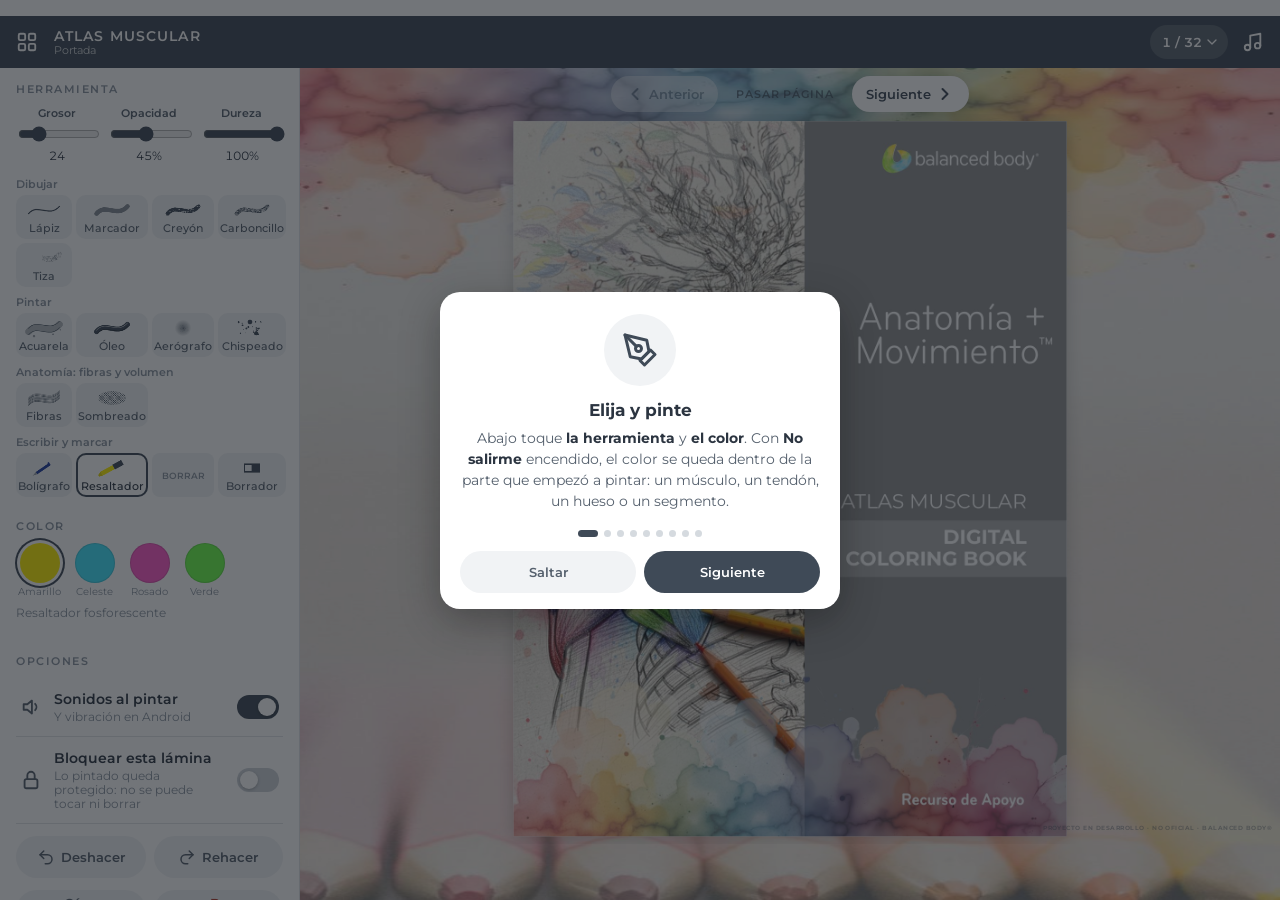
<file: index.html>
<!doctype html>
<html lang="es">
<head>
<meta charset="utf-8">
<meta name="viewport" content="width=device-width,initial-scale=1,maximum-scale=1,user-scalable=no,viewport-fit=cover">
<title>Atlas Muscular · Digital Coloring Book</title>
<meta name="theme-color" content="#ffffff">
<link rel="manifest" href="manifest.webmanifest">
<link rel="icon" href="icons/icon-192.png">
<link rel="apple-touch-icon" href="icons/apple-180.png">
<meta name="apple-mobile-web-app-capable" content="yes">
<meta name="apple-mobile-web-app-status-bar-style" content="default">
<meta name="apple-mobile-web-app-title" content="Atlas Muscular">
<link rel="preconnect" href="https://fonts.googleapis.com">
<link rel="stylesheet" href="https://fonts.googleapis.com/css2?family=Caveat:wght@500;700&family=Montserrat:wght@400;500;600;700&display=swap">
<link rel="stylesheet" href="app.css">
</head>
<body>
<header class="top">
  <button class="ib" id="btnHome" aria-label="Biblioteca de láminas"><svg viewBox="0 0 24 24"><rect x="3" y="3" width="7" height="7" rx="1.5"/><rect x="14" y="3" width="7" height="7" rx="1.5"/><rect x="3" y="14" width="7" height="7" rx="1.5"/><rect x="14" y="14" width="7" height="7" rx="1.5"/></svg></button>
  <div class="ttl"><b>Atlas Muscular</b><span id="pgName">Digital Coloring Book</span></div>
  <button class="pgbtn" id="pgBtn" aria-label="Ver todas las láminas"><span id="pgLabel">1 / 32</span><svg viewBox="0 0 24 24"><path d="m6 9 6 6 6-6"/></svg></button>
  <button class="ib" id="btnMusic" aria-label="Música para colorear"><svg viewBox="0 0 24 24"><path d="M9 18V5l11-2v13"/><circle cx="6" cy="18" r="3"/><circle cx="17" cy="16" r="3"/></svg></button>
  <button class="instbtn" id="btnInstall" hidden title="Instalar en su dispositivo"><svg viewBox="0 0 24 24"><path d="M12 3v12M7 10l5 5 5-5M5 21h14"/></svg><span>Instalar</span></button>
  <button class="ib" id="btnShare" aria-label="Compartir lámina" title="Compartir esta lámina"><svg viewBox="0 0 24 24"><path d="M12 15V3M7 8l5-5 5 5M5 13v6a2 2 0 0 0 2 2h10a2 2 0 0 0 2-2v-6"/></svg></button>
</header>

<div id="pager">
  <button class="pgnav" id="btnPrev" aria-label="Página anterior"><svg viewBox="0 0 24 24"><path d="m15 18-6-6 6-6"/></svg><span>Anterior</span></button>
  <span class="pghint">Pasar página</span>
  <button class="pgnav" id="btnNext" aria-label="Página siguiente"><span>Siguiente</span><svg viewBox="0 0 24 24"><path d="m9 18 6-6-6-6"/></svg></button>
</div>

<main id="viewport">
  <div id="stage">
    <img id="pageImg" alt="" draggable="false">
    <canvas id="cWipe"></canvas>
    <canvas id="cColor"></canvas>
    <canvas id="cLive"></canvas>
    <img id="topImg" alt="" draggable="false" hidden>
    <canvas id="cTop"></canvas>
    <canvas id="cInk"></canvas>
    <div id="texts"></div>
    <div id="hot"></div>
  </div>
  <div id="toast" hidden></div>
  <div class="zoombar" role="group" aria-label="Zoom">
    <button id="zIn" aria-label="Ampliar"><svg viewBox="0 0 24 24"><circle cx="10.5" cy="10.5" r="6.5"/><path d="m20 20-4.6-4.6M10.5 7.5v6M7.5 10.5h6"/></svg></button>
    <button id="zOut" aria-label="Reducir"><svg viewBox="0 0 24 24"><circle cx="10.5" cy="10.5" r="6.5"/><path d="m20 20-4.6-4.6M7.5 10.5h6"/></svg></button>
    <button id="zHand" aria-label="Mover la lámina"><svg viewBox="0 0 24 24"><path d="M18 11V6a2 2 0 0 0-4 0v5M14 10V4a2 2 0 0 0-4 0v6M10 10.5V6a2 2 0 0 0-4 0v8"/><path d="M18 8a2 2 0 1 1 4 0v6a8 8 0 0 1-8 8h-2c-2.8 0-4.5-.86-5.99-2.34l-3.6-3.6a2 2 0 0 1 2.83-2.82L7 15"/></svg></button>
    <button id="zFit" aria-label="Ver página completa"><svg viewBox="0 0 24 24"><path d="M4 9V4h5M20 9V4h-5M4 15v5h5M20 15v5h-5"/></svg></button>
  </div>
  <div id="musicChip" hidden><span class="eq"><i></i><i></i><i></i></span><span id="musicChipName">Piano suave</span></div>
</main>

<div id="devBadge" aria-hidden="true"><span>Proyecto en desarrollo · No oficial · Balanced Body®</span></div>

<nav class="bar" id="bar">
  <button class="dk" id="dkTool" aria-label="Herramientas"><canvas id="dkToolIcon" width="88" height="44"></canvas><span id="dkToolName">Marcador</span><span id="dkSz" class="sz-badge"></span></button>
  <button class="dk" id="dkColor" aria-label="Colores"><span class="dsw" id="dkSwatch"></span><span id="dkColorName">Color</span></button>
  <button class="dk tapebtn" id="dkTape" aria-label="No salirme"><svg viewBox="0 0 24 24"><rect x="3" y="6" width="18" height="12" rx="2"/><path d="M7 6v12M17 6v12"/></svg><span>No salirme</span></button>
  <button class="dk lockbtn" id="dkLock" aria-label="Bloquear lámina"><svg viewBox="0 0 24 24"><rect x="5" y="11" width="14" height="10" rx="2"/><path id="lockArc" d="M8 11V7a4 4 0 0 1 8 0v4"/></svg><span id="lockLabel">Bloquear</span></button>
  <button class="dk" id="dkUndo" aria-label="Deshacer"><svg viewBox="0 0 24 24"><path d="M9 14 4 9l5-5"/><path d="M4 9h10a6 6 0 0 1 0 12h-3"/></svg><span>Deshacer</span></button>
  <button class="dk" id="storyBtn" hidden aria-label="Escuchar el cuento"><svg viewBox="0 0 24 24"><path d="M3 18v-6a9 9 0 0 1 18 0v6"/><path d="M21 19a2 2 0 0 1-2 2h-1v-6h3zM3 19a2 2 0 0 0 2 2h1v-6H3z"/></svg><span id="storyLabel">Escuchar</span><span id="storyTrack"><i id="storyBar"></i><b id="storyKnob"></b></span></button>
  <button class="dk" id="readBtn" hidden aria-label="Leer texto"><svg viewBox="0 0 24 24" fill="none" stroke="currentColor" stroke-width="1.8" stroke-linecap="round" stroke-linejoin="round"><path d="M2 6s3-2 7-2 7 2 7 2v14s-3-2-7-2-7 2-7 2V6z"/><path d="M16 6s3-2 7-2v14s-4 0-7 2V6z"/></svg><span>Leer</span></button>
  <button class="dk" id="dkMore" aria-label="Más opciones"><svg viewBox="0 0 24 24"><circle cx="5" cy="12" r="1.4"/><circle cx="12" cy="12" r="1.4"/><circle cx="19" cy="12" r="1.4"/></svg><span>Más</span></button>
</nav>

<section id="tools">
  <div class="sheethead"><span class="grab"></span><b id="sheetTitle"></b><button class="ib" id="btnCloseTools" aria-label="Cerrar"><svg viewBox="0 0 24 24"><path d="M6 6l12 12M18 6 6 18"/></svg></button></div>
  <div class="sec" data-sec="tool">
    <h3>Herramienta</h3>
    <div class="sliders" id="sliderRow">
      <label><span>Grosor</span><input type="range" id="sSize" min="1" max="120" value="18"><output id="oSize">18</output></label>
      <label><span>Opacidad</span><input type="range" id="sOpa" min="5" max="100" value="85"><output id="oOpa">85%</output></label>
      <label><span>Dureza</span><input type="range" id="sHard" min="0" max="100" value="70"><output id="oHard">70%</output></label>
    </div>
    <div class="grid brushes" id="brushRow"></div>
    <div class="grid brushes texrow" id="texRow" hidden></div>
  </div>
  <div class="sec" data-sec="color">
    <h3>Color</h3>
    <div class="grid colors" id="colorRow"></div>
  </div>
  <div class="sec" data-sec="more">
    <h3>Opciones</h3>
    <button class="opt" id="btnTape" role="switch"><svg viewBox="0 0 24 24"><rect x="3" y="6" width="18" height="12" rx="2"/><path d="M7 6v12M17 6v12"/></svg><span class="ot"><b>No salirme</b><small>El color se queda dentro del músculo</small></span><i class="sw2"></i></button>
    <button class="opt" id="btnSound" role="switch"><svg viewBox="0 0 24 24"><path d="M4 9v6h4l5 4V5L8 9H4z"/><path d="M16.5 8.5a5 5 0 0 1 0 7"/></svg><span class="ot"><b>Sonidos al pintar</b><small>Y vibración en Android</small></span><i class="sw2"></i></button>
    <button class="opt" id="btnLock" role="switch"><svg viewBox="0 0 24 24"><rect x="5" y="11" width="14" height="10" rx="2"/><path d="M8 11V7a4 4 0 0 1 8 0v4"/></svg><span class="ot"><b>Bloquear esta lámina</b><small>Lo pintado queda protegido: no se puede tocar ni borrar</small></span><i class="sw2"></i></button>
    <div class="optrow">
      <button class="pill" id="btnUndo"><svg viewBox="0 0 24 24"><path d="M9 14 4 9l5-5"/><path d="M4 9h10a6 6 0 0 1 0 12h-3"/></svg>Deshacer</button>
      <button class="pill" id="btnRedo"><svg viewBox="0 0 24 24"><path d="m15 14 5-5-5-5"/><path d="M20 9H10a6 6 0 0 0 0 12h3"/></svg>Rehacer</button>
    </div>
    <div class="optrow">
      <button class="pill" id="btnGuide"><svg viewBox="0 0 24 24"><circle cx="12" cy="12" r="9"/><path d="M9.5 9a2.5 2.5 0 1 1 3.5 2.3c-.6.3-1 .9-1 1.6V14M12 17.5v.01"/></svg>Cómo se usa</button>
      <button class="pill warn" id="btnClear"><svg viewBox="0 0 24 24"><path d="M3 6h18M8 6V4h8v2M6 6l1 14h10l1-14"/></svg>Borrar lámina</button>
    </div>
    <div class="confirm" id="confirmClear" hidden>¿Borrar todo lo pintado en esta lámina? <button class="pill danger" id="clearYes">Sí, borrar</button><button class="pill" id="clearNo">No</button></div>
  </div>
</section>

<div id="home" hidden>
  <div class="hwrap">
    <div class="hhead">
      <div><b>Atlas Muscular</b><span>Digital Coloring Book · Edición Digital 2026</span></div>
      <button class="ib" id="btnCloseHome" aria-label="Cerrar"><svg viewBox="0 0 24 24"><path d="M6 6l12 12M18 6 6 18"/></svg></button>
    </div>
    <button class="cont" id="btnContinue"><span class="cthumb"><canvas id="contThumb" width="120" height="155"></canvas></span><span><small>Continuar donde quedó</small><b id="contName">Portada</b></span><svg viewBox="0 0 24 24"><path d="m9 18 6-6-6-6"/></svg></button>
    <div id="homeGrid"></div>
    <p class="hnote">Unidades 4 a 17: próximamente</p>
    <button class="pill danger wipebtn" id="btnWipeAll"><svg viewBox="0 0 24 24"><path d="M3 6h18M8 6V4h8v2M6 6l1 14h10l1-14"/></svg>Borrar todo el libro</button>
  </div>
</div>

<div id="music" hidden>
  <div class="mpanel">
    <div class="mhead"><b>Música para colorear</b><button class="ib" id="btnCloseMusic" aria-label="Cerrar"><svg viewBox="0 0 24 24"><path d="M6 6l12 12M18 6 6 18"/></svg></button></div>
    <p class="mnote">Suena dentro de la app, también sin internet.</p>
    <div id="trackList"></div>
    <label class="vol"><svg viewBox="0 0 24 24"><path d="M4 9v6h4l5 4V5L8 9H4z"/></svg><input type="range" id="mVol" min="0" max="100" value="60"></label>
    <button class="pill mstop" id="mStop"><svg viewBox="0 0 24 24"><rect x="6" y="6" width="12" height="12" rx="2"/></svg>Detener música</button>
    <div class="mext"><small>O ponga su propia música:</small>
      <div class="mlinks">
        <a class="mlink amz" href="https://music.amazon.com/search/yoga%20relax%20music" target="_blank" rel="noopener">Amazon Music</a>
        <a class="mlink spo" href="https://open.spotify.com/search/yoga%20relax" target="_blank" rel="noopener">Spotify</a>
        <a class="mlink ytm" href="https://music.youtube.com/search?q=yoga+relax+music" target="_blank" rel="noopener">YouTube Music</a>
      </div>
      <small class="mtip">Ábrala, ponga a sonar su lista y vuelva aquí a pintar: la música sigue.</small>
    </div>
  </div>
</div>

<div id="guide" hidden>
  <div class="gpanel">
    <div class="gslides" id="gSlides"></div>
    <div class="gdots" id="gDots"></div>
    <div class="gbtns"><button class="pill" id="gSkip">Saltar</button><button class="pill on" id="gNext">Siguiente</button></div>
  </div>
</div>

<div id="wipeBox" hidden><div class="wpanel"><div class="wwarn"><svg viewBox="0 0 24 24"><path d="M12 3 2 20h20L12 3z"/><path d="M12 10v4M12 17.5v.01"/></svg><b>Advertencia</b></div><p id="wipeText"></p><div class="wsteps" id="wipeSteps"></div><div class="wbtns"><button class="pill" id="wipeNo">Cancelar</button><button class="pill danger" id="wipeYes">Confirmar</button></div></div></div>
<div id="readPanel" hidden><div class="rphead"><div class="rpinfo"><b id="rpTitle"></b><small id="rpSub"></small></div><button id="rpClose" aria-label="Cerrar modo lectura"><svg viewBox="0 0 24 24" fill="none" stroke="currentColor" stroke-width="2" stroke-linecap="round"><path d="M6 6l12 12M18 6 6 18"/></svg></button></div><div id="rpBody"></div></div>
<div id="storyPanel" hidden><button id="spClose" aria-label="Cerrar el cuento"><svg viewBox="0 0 24 24"><path d="M6 6l12 12M18 6 6 18"/></svg></button><button id="spBack" aria-label="Atrasar 15 segundos"><svg viewBox="0 0 24 24"><path d="M3 12a9 9 0 1 0 3-6.7L3 8"/><path d="M3 3v5h5"/></svg><small>15</small></button><button id="spPlay" aria-label="Pausar o seguir"><svg class="pl" viewBox="0 0 24 24"><path d="M8 5v14l11-7z"/></svg><svg class="pa" viewBox="0 0 24 24"><path d="M7 5h4v14H7zM13 5h4v14h-4z"/></svg></button><button id="spFwd" aria-label="Adelantar 15 segundos"><svg viewBox="0 0 24 24"><path d="M21 12a9 9 0 1 1-3-6.7L21 8"/><path d="M21 3v5h-5"/></svg><small>15</small></button><input type="range" id="spSeek" min="0" max="1000" value="0" aria-label="Mover el cuento"><span id="spTime">0:00</span></div>
<div id="reto" hidden><div class="rtwrap"><div class="rttop"><div class="rthead"></div><button class="ib" id="rtClose" aria-label="Cerrar"><svg viewBox="0 0 24 24"><path d="M6 6l12 12M18 6 6 18"/></svg></button></div><div class="rtbody"></div></div></div>
<div id="medal" hidden><div class="mdconf" id="mdConf"></div><div class="mdpanel"><div class="mdicon"><svg viewBox="0 0 120 140"><path class="rb1" d="M38 70 22 132l20-10 12 18 12-58z"/><path class="rb2" d="M82 70l16 62-20-10-12 18-12-58z"/><circle class="md1" cx="60" cy="56" r="46"/><circle class="md2" cx="60" cy="56" r="36"/><path class="md3" d="m60 30 7.6 15.8 17.4 2-12.8 11.9 3.4 17.2L60 68.4l-15.6 8.5 3.4-17.2L35 47.8l17.4-2z"/></svg></div><b id="mdTitle"></b><p id="mdText"></p><div class="mdbar"><i id="mdBar"></i></div><small id="mdPct"></small><button class="pill on" id="mdOk">¡Seguir pintando!</button></div></div>
<div id="reviewBox" hidden><div class="rpanel"><div class="rhead"><svg viewBox="0 0 24 24"><path d="M12 3a9 9 0 1 0 0 18c1.1 0 2-.9 2-2 0-.5-.2-1-.5-1.3-.3-.4-.5-.8-.5-1.3 0-1.1.9-2 2-2h2.3A5.2 5.2 0 0 0 22 9.2C22 5.8 17.5 3 12 3z"/><circle cx="7.5" cy="11" r="1"/><circle cx="10.5" cy="7.5" r="1"/><circle cx="15" cy="7.5" r="1"/></svg><b id="rvTitle"></b></div><p id="rvIntro"></p><ul id="rvList"></ul><p class="rnote" id="rvNote"></p><div class="wbtns"><button class="pill" id="rvShow">Mostrarme dónde</button><button class="pill" id="rvBack">Seguir pintando</button><button class="pill on" id="rvGo">Compartir</button></div></div></div>
<div id="shareBox" hidden><div class="spanel"><b class="stt">Comparta su obra</b><div class="slab2">Elija cómo se verá su obra</div><div class="sgrid" id="sgGrid"></div><div class="wbtns"><button class="pill" id="sgNo">Cancelar</button><button class="pill on" id="sgYes">Compartir mi obra</button></div></div></div>
<div id="instBox" hidden><div class="ipanel"><b>Instalar en su dispositivo</b><div id="instText"></div><button class="pill" id="instClose">Entendido</button></div></div>
<div id="kbd" hidden><textarea id="kbdText" rows="3" placeholder="Escribe aquí"></textarea><button id="kbdOk">Listo</button></div>
<input type="color" id="colorPick" hidden>
<script src="app.js"></script>
</body>
</html>
</file>
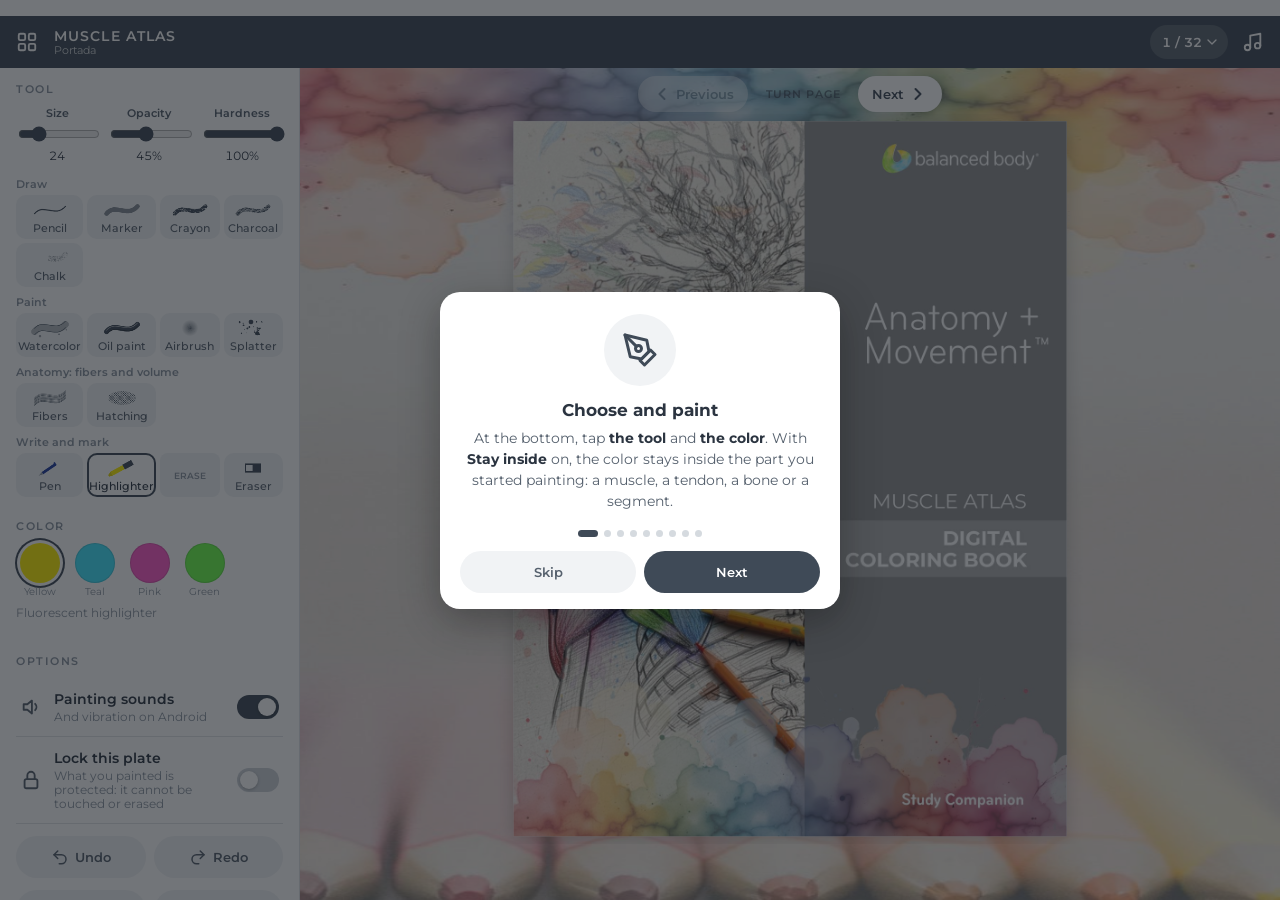
<file: atlas-muscular-web-en/index.html>
<!doctype html>
<html lang="en">
<head>
<meta charset="utf-8">
<meta name="viewport" content="width=device-width,initial-scale=1,maximum-scale=1,user-scalable=no,viewport-fit=cover">
<title>Muscle Atlas · Digital Coloring Book</title>
<meta name="theme-color" content="#ffffff">
<link rel="manifest" href="manifest.webmanifest">
<link rel="icon" href="icons/icon-192.png">
<link rel="apple-touch-icon" href="icons/apple-180.png">
<meta name="apple-mobile-web-app-capable" content="yes">
<meta name="apple-mobile-web-app-status-bar-style" content="default">
<meta name="apple-mobile-web-app-title" content="Atlas Muscular">
<link rel="preconnect" href="https://fonts.googleapis.com">
<link rel="stylesheet" href="https://fonts.googleapis.com/css2?family=Caveat:wght@500;700&family=Montserrat:wght@400;500;600;700&display=swap">
<link rel="stylesheet" href="app.css">
</head>
<body>
<header class="top">
  <button class="ib" id="btnHome" aria-label="Plate library"><svg viewBox="0 0 24 24"><rect x="3" y="3" width="7" height="7" rx="1.5"/><rect x="14" y="3" width="7" height="7" rx="1.5"/><rect x="3" y="14" width="7" height="7" rx="1.5"/><rect x="14" y="14" width="7" height="7" rx="1.5"/></svg></button>
  <div class="ttl"><b>Muscle Atlas</b><span id="pgName">Digital Coloring Book</span></div>
  <button class="pgbtn" id="pgBtn" aria-label="See all plates"><span id="pgLabel">1 / 32</span><svg viewBox="0 0 24 24"><path d="m6 9 6 6 6-6"/></svg></button>
  <button class="ib" id="btnMusic" aria-label="Music for coloring"><svg viewBox="0 0 24 24"><path d="M9 18V5l11-2v13"/><circle cx="6" cy="18" r="3"/><circle cx="17" cy="16" r="3"/></svg></button>
  <button class="instbtn" id="btnInstall" hidden title="Install on your device"><svg viewBox="0 0 24 24"><path d="M12 3v12M7 10l5 5 5-5M5 21h14"/></svg><span>Install</span></button>
  <button class="ib" id="btnShare" aria-label="Share plate" title="Share this plate"><svg viewBox="0 0 24 24"><path d="M12 15V3M7 8l5-5 5 5M5 13v6a2 2 0 0 0 2 2h10a2 2 0 0 0 2-2v-6"/></svg></button>
</header>

<div id="pager">
  <button class="pgnav" id="btnPrev" aria-label="Previous page"><svg viewBox="0 0 24 24"><path d="m15 18-6-6 6-6"/></svg><span>Previous</span></button>
  <span class="pghint">Turn page</span>
  <button class="pgnav" id="btnNext" aria-label="Next page"><span>Next</span><svg viewBox="0 0 24 24"><path d="m9 18 6-6-6-6"/></svg></button>
</div>

<main id="viewport">
  <div id="stage">
    <img id="pageImg" alt="" draggable="false">
    <canvas id="cWipe"></canvas>
    <canvas id="cColor"></canvas>
    <canvas id="cLive"></canvas>
    <img id="topImg" alt="" draggable="false" hidden>
    <canvas id="cTop"></canvas>
    <canvas id="cInk"></canvas>
    <div id="texts"></div>
    <div id="hot"></div>
  </div>
  <div id="toast" hidden></div>
  <div class="zoombar" role="group" aria-label="Zoom">
    <button id="zIn" aria-label="Zoom in"><svg viewBox="0 0 24 24"><circle cx="10.5" cy="10.5" r="6.5"/><path d="m20 20-4.6-4.6M10.5 7.5v6M7.5 10.5h6"/></svg></button>
    <button id="zOut" aria-label="Zoom out"><svg viewBox="0 0 24 24"><circle cx="10.5" cy="10.5" r="6.5"/><path d="m20 20-4.6-4.6M7.5 10.5h6"/></svg></button>
    <button id="zHand" aria-label="Move the plate"><svg viewBox="0 0 24 24"><path d="M18 11V6a2 2 0 0 0-4 0v5M14 10V4a2 2 0 0 0-4 0v6M10 10.5V6a2 2 0 0 0-4 0v8"/><path d="M18 8a2 2 0 1 1 4 0v6a8 8 0 0 1-8 8h-2c-2.8 0-4.5-.86-5.99-2.34l-3.6-3.6a2 2 0 0 1 2.83-2.82L7 15"/></svg></button>
    <button id="zFit" aria-label="View full page"><svg viewBox="0 0 24 24"><path d="M4 9V4h5M20 9V4h-5M4 15v5h5M20 15v5h-5"/></svg></button>
  </div>
  <div id="musicChip" hidden><span class="eq"><i></i><i></i><i></i></span><span id="musicChipName">Soft piano</span></div>
</main>

<nav class="bar" id="bar">
  <button class="dk" id="dkTool" aria-label="Tools"><canvas id="dkToolIcon" width="88" height="44"></canvas><span id="dkToolName">Marker</span></button>
  <button class="dk" id="dkColor" aria-label="Colors"><span class="dsw" id="dkSwatch"></span><span id="dkColorName">Color</span></button>
  <button class="dk tapebtn" id="dkTape" aria-label="Stay inside"><svg viewBox="0 0 24 24"><rect x="3" y="6" width="18" height="12" rx="2"/><path d="M7 6v12M17 6v12"/></svg><span>Stay inside</span></button>
  <button class="dk lockbtn" id="dkLock" aria-label="Lock plate"><svg viewBox="0 0 24 24"><rect x="5" y="11" width="14" height="10" rx="2"/><path id="lockArc" d="M8 11V7a4 4 0 0 1 8 0v4"/></svg><span id="lockLabel">Lock</span></button>
  <button class="dk" id="dkUndo" aria-label="Undo"><svg viewBox="0 0 24 24"><path d="M9 14 4 9l5-5"/><path d="M4 9h10a6 6 0 0 1 0 12h-3"/></svg><span>Undo</span></button>
  <button class="dk" id="storyBtn" hidden aria-label="Listen to the story"><svg viewBox="0 0 24 24"><path d="M3 18v-6a9 9 0 0 1 18 0v6"/><path d="M21 19a2 2 0 0 1-2 2h-1v-6h3zM3 19a2 2 0 0 0 2 2h1v-6H3z"/></svg><span id="storyLabel">Listen</span><span id="storyTrack"><i id="storyBar"></i><b id="storyKnob"></b></span></button>
  <button class="dk" id="dkMore" aria-label="More options"><svg viewBox="0 0 24 24"><circle cx="5" cy="12" r="1.4"/><circle cx="12" cy="12" r="1.4"/><circle cx="19" cy="12" r="1.4"/></svg><span>More</span></button>
</nav>

<section id="tools">
  <div class="sheethead"><span class="grab"></span><b id="sheetTitle"></b><button class="ib" id="btnCloseTools" aria-label="Close"><svg viewBox="0 0 24 24"><path d="M6 6l12 12M18 6 6 18"/></svg></button></div>
  <div class="sec" data-sec="tool">
    <h3>Tool</h3>
    <div class="sliders" id="sliderRow">
      <label><span>Size</span><input type="range" id="sSize" min="1" max="120" value="18"><output id="oSize">18</output></label>
      <label><span>Opacity</span><input type="range" id="sOpa" min="5" max="100" value="85"><output id="oOpa">85%</output></label>
      <label><span>Hardness</span><input type="range" id="sHard" min="0" max="100" value="70"><output id="oHard">70%</output></label>
    </div>
    <div class="grid brushes" id="brushRow"></div>
    <div class="grid brushes texrow" id="texRow" hidden></div>
  </div>
  <div class="sec" data-sec="color">
    <h3>Color</h3>
    <div class="grid colors" id="colorRow"></div>
  </div>
  <div class="sec" data-sec="more">
    <h3>Options</h3>
    <button class="opt" id="btnTape" role="switch"><svg viewBox="0 0 24 24"><rect x="3" y="6" width="18" height="12" rx="2"/><path d="M7 6v12M17 6v12"/></svg><span class="ot"><b>Stay inside</b><small>The color stays inside the muscle</small></span><i class="sw2"></i></button>
    <button class="opt" id="btnSound" role="switch"><svg viewBox="0 0 24 24"><path d="M4 9v6h4l5 4V5L8 9H4z"/><path d="M16.5 8.5a5 5 0 0 1 0 7"/></svg><span class="ot"><b>Painting sounds</b><small>And vibration on Android</small></span><i class="sw2"></i></button>
    <button class="opt" id="btnLock" role="switch"><svg viewBox="0 0 24 24"><rect x="5" y="11" width="14" height="10" rx="2"/><path d="M8 11V7a4 4 0 0 1 8 0v4"/></svg><span class="ot"><b>Lock this plate</b><small>What you painted is protected: it cannot be touched or erased</small></span><i class="sw2"></i></button>
    <div class="optrow">
      <button class="pill" id="btnUndo"><svg viewBox="0 0 24 24"><path d="M9 14 4 9l5-5"/><path d="M4 9h10a6 6 0 0 1 0 12h-3"/></svg>Undo</button>
      <button class="pill" id="btnRedo"><svg viewBox="0 0 24 24"><path d="m15 14 5-5-5-5"/><path d="M20 9H10a6 6 0 0 0 0 12h3"/></svg>Redo</button>
    </div>
    <div class="optrow">
      <button class="pill" id="btnGuide"><svg viewBox="0 0 24 24"><circle cx="12" cy="12" r="9"/><path d="M9.5 9a2.5 2.5 0 1 1 3.5 2.3c-.6.3-1 .9-1 1.6V14M12 17.5v.01"/></svg>How to use</button>
      <button class="pill warn" id="btnClear"><svg viewBox="0 0 24 24"><path d="M3 6h18M8 6V4h8v2M6 6l1 14h10l1-14"/></svg>Clear plate</button>
    </div>
    <div class="confirm" id="confirmClear" hidden>Clear everything painted on this plate? <button class="pill danger" id="clearYes">Yes, clear</button><button class="pill" id="clearNo">No</button></div>
  </div>
</section>

<div id="home" hidden>
  <div class="hwrap">
    <div class="hhead">
      <div><b>Muscle Atlas</b><span>Digital Coloring Book · 2026 Digital Edition</span></div>
      <button class="ib" id="btnCloseHome" aria-label="Close"><svg viewBox="0 0 24 24"><path d="M6 6l12 12M18 6 6 18"/></svg></button>
    </div>
    <button class="cont" id="btnContinue"><span class="cthumb"><canvas id="contThumb" width="120" height="155"></canvas></span><span><small>Continue where you left off</small><b id="contName">Cover</b></span><svg viewBox="0 0 24 24"><path d="m9 18 6-6-6-6"/></svg></button>
    <div id="homeGrid"></div>
    <p class="hnote">Units 4 to 17: coming soon</p>
    <button class="pill danger wipebtn" id="btnWipeAll"><svg viewBox="0 0 24 24"><path d="M3 6h18M8 6V4h8v2M6 6l1 14h10l1-14"/></svg>Erase the whole book</button>
  </div>
</div>

<div id="music" hidden>
  <div class="mpanel">
    <div class="mhead"><b>Music for coloring</b><button class="ib" id="btnCloseMusic" aria-label="Close"><svg viewBox="0 0 24 24"><path d="M6 6l12 12M18 6 6 18"/></svg></button></div>
    <p class="mnote">Plays inside the app, even offline.</p>
    <div id="trackList"></div>
    <label class="vol"><svg viewBox="0 0 24 24"><path d="M4 9v6h4l5 4V5L8 9H4z"/></svg><input type="range" id="mVol" min="0" max="100" value="60"></label>
    <button class="pill mstop" id="mStop"><svg viewBox="0 0 24 24"><rect x="6" y="6" width="12" height="12" rx="2"/></svg>Stop music</button>
    <div class="mext"><small>Or play your own music:</small>
      <div class="mlinks">
        <a class="mlink amz" href="https://music.amazon.com/search/yoga%20relax%20music" target="_blank" rel="noopener">Amazon Music</a>
        <a class="mlink spo" href="https://open.spotify.com/search/yoga%20relax" target="_blank" rel="noopener">Spotify</a>
        <a class="mlink ytm" href="https://music.youtube.com/search?q=yoga+relax+music" target="_blank" rel="noopener">YouTube Music</a>
      </div>
      <small class="mtip">Open it, play your playlist and come back here to paint: the music keeps going.</small>
    </div>
  </div>
</div>

<div id="guide" hidden>
  <div class="gpanel">
    <div class="gslides" id="gSlides"></div>
    <div class="gdots" id="gDots"></div>
    <div class="gbtns"><button class="pill" id="gSkip">Skip</button><button class="pill on" id="gNext">Next</button></div>
  </div>
</div>

<div id="wipeBox" hidden><div class="wpanel"><div class="wwarn"><svg viewBox="0 0 24 24"><path d="M12 3 2 20h20L12 3z"/><path d="M12 10v4M12 17.5v.01"/></svg><b>Warning</b></div><p id="wipeText"></p><div class="wsteps" id="wipeSteps"></div><div class="wbtns"><button class="pill" id="wipeNo">Cancel</button><button class="pill danger" id="wipeYes">Confirm</button></div></div></div>
<div id="storyPanel" hidden><button id="spClose" aria-label="Close the story"><svg viewBox="0 0 24 24"><path d="M6 6l12 12M18 6 6 18"/></svg></button><button id="spBack" aria-label="Back 15 seconds"><svg viewBox="0 0 24 24"><path d="M3 12a9 9 0 1 0 3-6.7L3 8"/><path d="M3 3v5h5"/></svg><small>15</small></button><button id="spPlay" aria-label="Pause or resume"><svg class="pl" viewBox="0 0 24 24"><path d="M8 5v14l11-7z"/></svg><svg class="pa" viewBox="0 0 24 24"><path d="M7 5h4v14H7zM13 5h4v14h-4z"/></svg></button><button id="spFwd" aria-label="Forward 15 seconds"><svg viewBox="0 0 24 24"><path d="M21 12a9 9 0 1 1-3-6.7L21 8"/><path d="M21 3v5h-5"/></svg><small>15</small></button><input type="range" id="spSeek" min="0" max="1000" value="0" aria-label="Move through the story"><span id="spTime">0:00</span></div>
<div id="reto" hidden><div class="rtwrap"><div class="rttop"><div class="rthead"></div><button class="ib" id="rtClose" aria-label="Close"><svg viewBox="0 0 24 24"><path d="M6 6l12 12M18 6 6 18"/></svg></button></div><div class="rtbody"></div></div></div>
<div id="medal" hidden><div class="mdconf" id="mdConf"></div><div class="mdpanel"><div class="mdicon"><svg viewBox="0 0 120 140"><path class="rb1" d="M38 70 22 132l20-10 12 18 12-58z"/><path class="rb2" d="M82 70l16 62-20-10-12 18-12-58z"/><circle class="md1" cx="60" cy="56" r="46"/><circle class="md2" cx="60" cy="56" r="36"/><path class="md3" d="m60 30 7.6 15.8 17.4 2-12.8 11.9 3.4 17.2L60 68.4l-15.6 8.5 3.4-17.2L35 47.8l17.4-2z"/></svg></div><b id="mdTitle"></b><p id="mdText"></p><div class="mdbar"><i id="mdBar"></i></div><small id="mdPct"></small><button class="pill on" id="mdOk">Keep painting!</button></div></div>
<div id="reviewBox" hidden><div class="rpanel"><div class="rhead"><svg viewBox="0 0 24 24"><path d="M12 3a9 9 0 1 0 0 18c1.1 0 2-.9 2-2 0-.5-.2-1-.5-1.3-.3-.4-.5-.8-.5-1.3 0-1.1.9-2 2-2h2.3A5.2 5.2 0 0 0 22 9.2C22 5.8 17.5 3 12 3z"/><circle cx="7.5" cy="11" r="1"/><circle cx="10.5" cy="7.5" r="1"/><circle cx="15" cy="7.5" r="1"/></svg><b id="rvTitle"></b></div><p id="rvIntro"></p><ul id="rvList"></ul><p class="rnote" id="rvNote"></p><div class="wbtns"><button class="pill" id="rvShow">Show me where</button><button class="pill" id="rvBack">Keep painting</button><button class="pill on" id="rvGo">Share</button></div></div></div>
<div id="shareBox" hidden><div class="spanel"><b class="stt">Share your work</b><div class="slab2">Choose how your work will look</div><div class="sgrid" id="sgGrid"></div><div class="wbtns"><button class="pill" id="sgNo">Cancel</button><button class="pill on" id="sgYes">Share my work</button></div></div></div>
<div id="instBox" hidden><div class="ipanel"><b>Install on your device</b><div id="instText"></div><button class="pill" id="instClose">Got it</button></div></div>
<div id="kbd" hidden><textarea id="kbdText" rows="3" placeholder="Write here"></textarea><button id="kbdOk">Done</button></div>
<input type="color" id="colorPick" hidden>
<script src="app.js"></script>
</body>
</html>
</file>
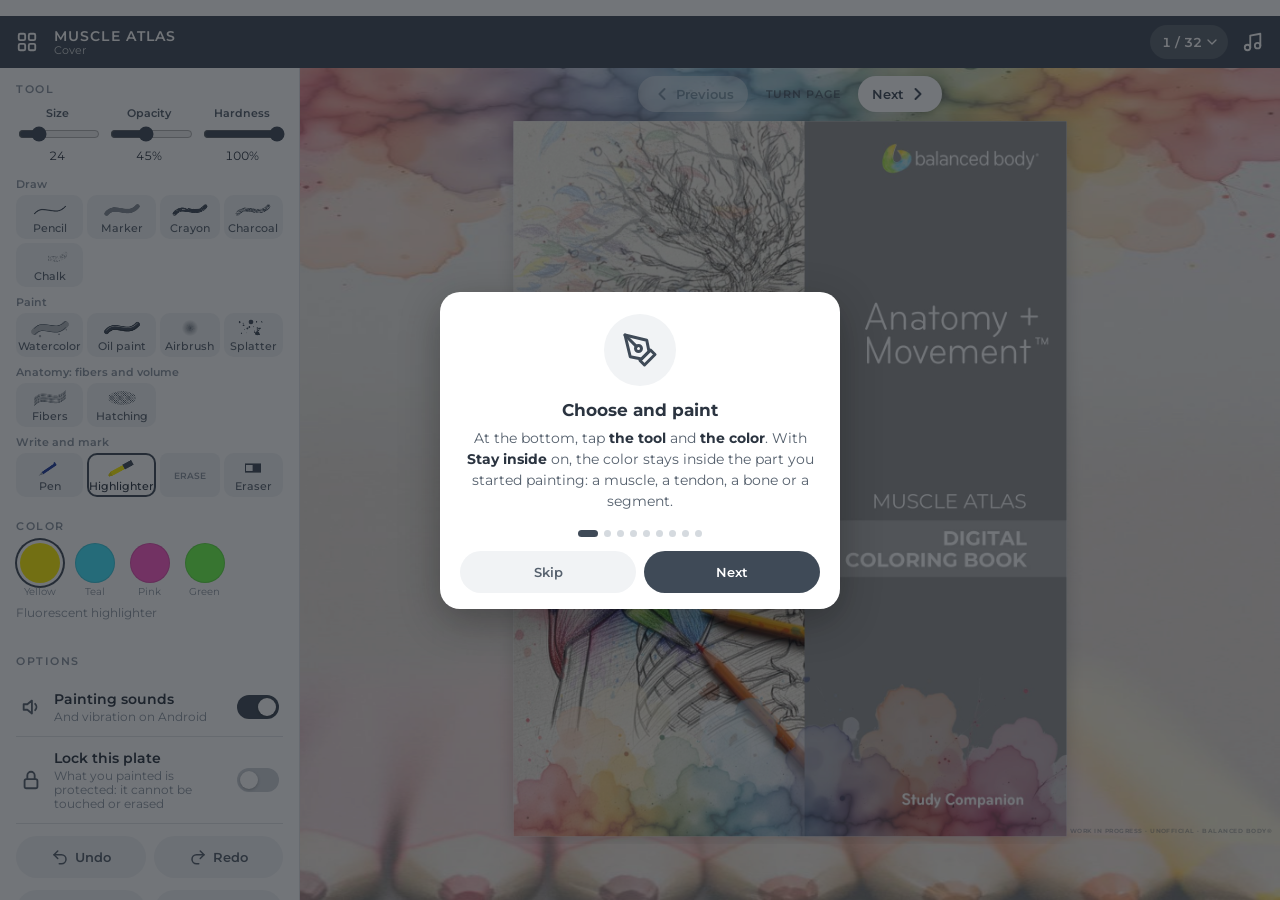
<file: en/index.html>
<!doctype html>
<html lang="en">
<head>
<meta charset="utf-8">
<meta name="viewport" content="width=device-width,initial-scale=1,maximum-scale=1,user-scalable=no,viewport-fit=cover">
<title>Muscle Atlas · Digital Coloring Book</title>
<meta name="theme-color" content="#ffffff">
<link rel="manifest" href="manifest.webmanifest">
<link rel="icon" href="icons/icon-192.png">
<link rel="apple-touch-icon" href="icons/apple-180.png">
<meta name="apple-mobile-web-app-capable" content="yes">
<meta name="apple-mobile-web-app-status-bar-style" content="default">
<meta name="apple-mobile-web-app-title" content="Atlas Muscular">
<link rel="preconnect" href="https://fonts.googleapis.com">
<link rel="stylesheet" href="https://fonts.googleapis.com/css2?family=Caveat:wght@500;700&family=Montserrat:wght@400;500;600;700&display=swap">
<link rel="stylesheet" href="app.css">
</head>
<body>
<header class="top">
  <button class="ib" id="btnHome" aria-label="Plate library"><svg viewBox="0 0 24 24"><rect x="3" y="3" width="7" height="7" rx="1.5"/><rect x="14" y="3" width="7" height="7" rx="1.5"/><rect x="3" y="14" width="7" height="7" rx="1.5"/><rect x="14" y="14" width="7" height="7" rx="1.5"/></svg></button>
  <div class="ttl"><b>Muscle Atlas</b><span id="pgName">Digital Coloring Book</span></div>
  <button class="pgbtn" id="pgBtn" aria-label="See all plates"><span id="pgLabel">1 / 32</span><svg viewBox="0 0 24 24"><path d="m6 9 6 6 6-6"/></svg></button>
  <button class="ib" id="btnMusic" aria-label="Music for coloring"><svg viewBox="0 0 24 24"><path d="M9 18V5l11-2v13"/><circle cx="6" cy="18" r="3"/><circle cx="17" cy="16" r="3"/></svg></button>
  <button class="instbtn" id="btnInstall" hidden title="Install on your device"><svg viewBox="0 0 24 24"><path d="M12 3v12M7 10l5 5 5-5M5 21h14"/></svg><span>Install</span></button>
  <button class="ib" id="btnShare" aria-label="Share plate" title="Share this plate"><svg viewBox="0 0 24 24"><path d="M12 15V3M7 8l5-5 5 5M5 13v6a2 2 0 0 0 2 2h10a2 2 0 0 0 2-2v-6"/></svg></button>
</header>

<div id="pager">
  <button class="pgnav" id="btnPrev" aria-label="Previous page"><svg viewBox="0 0 24 24"><path d="m15 18-6-6 6-6"/></svg><span>Previous</span></button>
  <span class="pghint">Turn page</span>
  <button class="pgnav" id="btnNext" aria-label="Next page"><span>Next</span><svg viewBox="0 0 24 24"><path d="m9 18 6-6-6-6"/></svg></button>
</div>

<main id="viewport">
  <div id="stage">
    <img id="pageImg" alt="" draggable="false">
    <canvas id="cWipe"></canvas>
    <canvas id="cColor"></canvas>
    <canvas id="cLive"></canvas>
    <img id="topImg" alt="" draggable="false" hidden>
    <canvas id="cTop"></canvas>
    <canvas id="cInk"></canvas>
    <div id="texts"></div>
    <div id="hot"></div>
  </div>
  <div id="toast" hidden></div>
  <div class="zoombar" role="group" aria-label="Zoom">
    <button id="zIn" aria-label="Zoom in"><svg viewBox="0 0 24 24"><circle cx="10.5" cy="10.5" r="6.5"/><path d="m20 20-4.6-4.6M10.5 7.5v6M7.5 10.5h6"/></svg></button>
    <button id="zOut" aria-label="Zoom out"><svg viewBox="0 0 24 24"><circle cx="10.5" cy="10.5" r="6.5"/><path d="m20 20-4.6-4.6M7.5 10.5h6"/></svg></button>
    <button id="zHand" aria-label="Move the plate"><svg viewBox="0 0 24 24"><path d="M18 11V6a2 2 0 0 0-4 0v5M14 10V4a2 2 0 0 0-4 0v6M10 10.5V6a2 2 0 0 0-4 0v8"/><path d="M18 8a2 2 0 1 1 4 0v6a8 8 0 0 1-8 8h-2c-2.8 0-4.5-.86-5.99-2.34l-3.6-3.6a2 2 0 0 1 2.83-2.82L7 15"/></svg></button>
    <button id="zFit" aria-label="View full page"><svg viewBox="0 0 24 24"><path d="M4 9V4h5M20 9V4h-5M4 15v5h5M20 15v5h-5"/></svg></button>
  </div>
  <div id="musicChip" hidden><span class="eq"><i></i><i></i><i></i></span><span id="musicChipName">Soft piano</span></div>
</main>

<nav class="bar" id="bar">
  <button class="dk" id="dkTool" aria-label="Tools"><canvas id="dkToolIcon" width="88" height="44"></canvas><span id="dkToolName">Marker</span></button>
  <button class="dk" id="dkColor" aria-label="Colors"><span class="dsw" id="dkSwatch"></span><span id="dkColorName">Color</span></button>
  <button class="dk tapebtn" id="dkTape" aria-label="Stay inside"><svg viewBox="0 0 24 24"><rect x="3" y="6" width="18" height="12" rx="2"/><path d="M7 6v12M17 6v12"/></svg><span>Stay inside</span></button>
  <button class="dk lockbtn" id="dkLock" aria-label="Lock plate"><svg viewBox="0 0 24 24"><rect x="5" y="11" width="14" height="10" rx="2"/><path id="lockArc" d="M8 11V7a4 4 0 0 1 8 0v4"/></svg><span id="lockLabel">Lock</span></button>
  <button class="dk" id="dkUndo" aria-label="Undo"><svg viewBox="0 0 24 24"><path d="M9 14 4 9l5-5"/><path d="M4 9h10a6 6 0 0 1 0 12h-3"/></svg><span>Undo</span></button>
  <button class="dk" id="storyBtn" hidden aria-label="Listen to the story"><svg viewBox="0 0 24 24"><path d="M3 18v-6a9 9 0 0 1 18 0v6"/><path d="M21 19a2 2 0 0 1-2 2h-1v-6h3zM3 19a2 2 0 0 0 2 2h1v-6H3z"/></svg><span id="storyLabel">Listen</span><span id="storyTrack"><i id="storyBar"></i><b id="storyKnob"></b></span></button>
  <button class="dk" id="readBtn" hidden aria-label="Read text"><svg viewBox="0 0 24 24" fill="none" stroke="currentColor" stroke-width="1.8" stroke-linecap="round" stroke-linejoin="round"><path d="M2 6s3-2 7-2 7 2 7 2v14s-3-2-7-2-7 2-7 2V6z"/><path d="M16 6s3-2 7-2v14s-4 0-7 2V6z"/></svg><span>Read</span></button>
  <button class="dk" id="dkMore" aria-label="More options"><svg viewBox="0 0 24 24"><circle cx="5" cy="12" r="1.4"/><circle cx="12" cy="12" r="1.4"/><circle cx="19" cy="12" r="1.4"/></svg><span>More</span></button>
</nav>

<section id="tools">
  <div class="sheethead"><span class="grab"></span><b id="sheetTitle"></b><button class="ib" id="btnCloseTools" aria-label="Close"><svg viewBox="0 0 24 24"><path d="M6 6l12 12M18 6 6 18"/></svg></button></div>
  <div class="sec" data-sec="tool">
    <h3>Tool</h3>
    <div class="sliders" id="sliderRow">
      <label><span>Size</span><input type="range" id="sSize" min="1" max="120" value="18"><output id="oSize">18</output></label>
      <label><span>Opacity</span><input type="range" id="sOpa" min="5" max="100" value="85"><output id="oOpa">85%</output></label>
      <label><span>Hardness</span><input type="range" id="sHard" min="0" max="100" value="70"><output id="oHard">70%</output></label>
    </div>
    <div class="grid brushes" id="brushRow"></div>
    <div class="grid brushes texrow" id="texRow" hidden></div>
  </div>
  <div class="sec" data-sec="color">
    <h3>Color</h3>
    <div class="grid colors" id="colorRow"></div>
  </div>
  <div class="sec" data-sec="more">
    <h3>Options</h3>
    <button class="opt" id="btnTape" role="switch"><svg viewBox="0 0 24 24"><rect x="3" y="6" width="18" height="12" rx="2"/><path d="M7 6v12M17 6v12"/></svg><span class="ot"><b>Stay inside</b><small>The color stays inside the muscle</small></span><i class="sw2"></i></button>
    <button class="opt" id="btnSound" role="switch"><svg viewBox="0 0 24 24"><path d="M4 9v6h4l5 4V5L8 9H4z"/><path d="M16.5 8.5a5 5 0 0 1 0 7"/></svg><span class="ot"><b>Painting sounds</b><small>And vibration on Android</small></span><i class="sw2"></i></button>
    <button class="opt" id="btnLock" role="switch"><svg viewBox="0 0 24 24"><rect x="5" y="11" width="14" height="10" rx="2"/><path d="M8 11V7a4 4 0 0 1 8 0v4"/></svg><span class="ot"><b>Lock this plate</b><small>What you painted is protected: it cannot be touched or erased</small></span><i class="sw2"></i></button>
    <div class="optrow">
      <button class="pill" id="btnUndo"><svg viewBox="0 0 24 24"><path d="M9 14 4 9l5-5"/><path d="M4 9h10a6 6 0 0 1 0 12h-3"/></svg>Undo</button>
      <button class="pill" id="btnRedo"><svg viewBox="0 0 24 24"><path d="m15 14 5-5-5-5"/><path d="M20 9H10a6 6 0 0 0 0 12h3"/></svg>Redo</button>
    </div>
    <div class="optrow">
      <button class="pill" id="btnGuide"><svg viewBox="0 0 24 24"><circle cx="12" cy="12" r="9"/><path d="M9.5 9a2.5 2.5 0 1 1 3.5 2.3c-.6.3-1 .9-1 1.6V14M12 17.5v.01"/></svg>How to use</button>
      <button class="pill warn" id="btnClear"><svg viewBox="0 0 24 24"><path d="M3 6h18M8 6V4h8v2M6 6l1 14h10l1-14"/></svg>Clear plate</button>
    </div>
    <div class="confirm" id="confirmClear" hidden>Clear everything painted on this plate? <button class="pill danger" id="clearYes">Yes, clear</button><button class="pill" id="clearNo">No</button></div>
  </div>
</section>

<div id="home" hidden>
  <div class="hwrap">
    <div class="hhead">
      <div><b>Muscle Atlas</b><span>Digital Coloring Book · 2026 Digital Edition</span></div>
      <button class="ib" id="btnCloseHome" aria-label="Close"><svg viewBox="0 0 24 24"><path d="M6 6l12 12M18 6 6 18"/></svg></button>
    </div>
    <button class="cont" id="btnContinue"><span class="cthumb"><canvas id="contThumb" width="120" height="155"></canvas></span><span><small>Continue where you left off</small><b id="contName">Cover</b></span><svg viewBox="0 0 24 24"><path d="m9 18 6-6-6-6"/></svg></button>
    <div id="homeGrid"></div>
    <p class="hnote">Units 4 to 17: coming soon</p>
    <button class="pill danger wipebtn" id="btnWipeAll"><svg viewBox="0 0 24 24"><path d="M3 6h18M8 6V4h8v2M6 6l1 14h10l1-14"/></svg>Erase the whole book</button>
  </div>
</div>

<div id="music" hidden>
  <div class="mpanel">
    <div class="mhead"><b>Music for coloring</b><button class="ib" id="btnCloseMusic" aria-label="Close"><svg viewBox="0 0 24 24"><path d="M6 6l12 12M18 6 6 18"/></svg></button></div>
    <p class="mnote">Plays inside the app, even offline.</p>
    <div id="trackList"></div>
    <label class="vol"><svg viewBox="0 0 24 24"><path d="M4 9v6h4l5 4V5L8 9H4z"/></svg><input type="range" id="mVol" min="0" max="100" value="60"></label>
    <button class="pill mstop" id="mStop"><svg viewBox="0 0 24 24"><rect x="6" y="6" width="12" height="12" rx="2"/></svg>Stop music</button>
    <div class="mext"><small>Or play your own music:</small>
      <div class="mlinks">
        <a class="mlink amz" href="https://music.amazon.com/search/yoga%20relax%20music" target="_blank" rel="noopener">Amazon Music</a>
        <a class="mlink spo" href="https://open.spotify.com/search/yoga%20relax" target="_blank" rel="noopener">Spotify</a>
        <a class="mlink ytm" href="https://music.youtube.com/search?q=yoga+relax+music" target="_blank" rel="noopener">YouTube Music</a>
      </div>
      <small class="mtip">Open it, play your playlist and come back here to paint: the music keeps going.</small>
    </div>
  </div>
</div>

<div id="guide" hidden>
  <div class="gpanel">
    <div class="gslides" id="gSlides"></div>
    <div class="gdots" id="gDots"></div>
    <div class="gbtns"><button class="pill" id="gSkip">Skip</button><button class="pill on" id="gNext">Next</button></div>
  </div>
</div>

<div id="wipeBox" hidden><div class="wpanel"><div class="wwarn"><svg viewBox="0 0 24 24"><path d="M12 3 2 20h20L12 3z"/><path d="M12 10v4M12 17.5v.01"/></svg><b>Warning</b></div><p id="wipeText"></p><div class="wsteps" id="wipeSteps"></div><div class="wbtns"><button class="pill" id="wipeNo">Cancel</button><button class="pill danger" id="wipeYes">Confirm</button></div></div></div>
<div id="readPanel" hidden><div class="rphead"><div class="rpinfo"><b id="rpTitle"></b><small id="rpSub"></small></div><button id="rpClose" aria-label="Close reading mode"><svg viewBox="0 0 24 24" fill="none" stroke="currentColor" stroke-width="2" stroke-linecap="round"><path d="M6 6l12 12M18 6 6 18"/></svg></button></div><div id="rpBody"></div></div>
<div id="storyPanel" hidden><button id="spClose" aria-label="Close the story"><svg viewBox="0 0 24 24"><path d="M6 6l12 12M18 6 6 18"/></svg></button><button id="spBack" aria-label="Back 15 seconds"><svg viewBox="0 0 24 24"><path d="M3 12a9 9 0 1 0 3-6.7L3 8"/><path d="M3 3v5h5"/></svg><small>15</small></button><button id="spPlay" aria-label="Pause or resume"><svg class="pl" viewBox="0 0 24 24"><path d="M8 5v14l11-7z"/></svg><svg class="pa" viewBox="0 0 24 24"><path d="M7 5h4v14H7zM13 5h4v14h-4z"/></svg></button><button id="spFwd" aria-label="Forward 15 seconds"><svg viewBox="0 0 24 24"><path d="M21 12a9 9 0 1 1-3-6.7L21 8"/><path d="M21 3v5h-5"/></svg><small>15</small></button><input type="range" id="spSeek" min="0" max="1000" value="0" aria-label="Move through the story"><span id="spTime">0:00</span></div>
<div id="reto" hidden><div class="rtwrap"><div class="rttop"><div class="rthead"></div><button class="ib" id="rtClose" aria-label="Close"><svg viewBox="0 0 24 24"><path d="M6 6l12 12M18 6 6 18"/></svg></button></div><div class="rtbody"></div></div></div>
<div id="medal" hidden><div class="mdconf" id="mdConf"></div><div class="mdpanel"><div class="mdicon"><svg viewBox="0 0 120 140"><path class="rb1" d="M38 70 22 132l20-10 12 18 12-58z"/><path class="rb2" d="M82 70l16 62-20-10-12 18-12-58z"/><circle class="md1" cx="60" cy="56" r="46"/><circle class="md2" cx="60" cy="56" r="36"/><path class="md3" d="m60 30 7.6 15.8 17.4 2-12.8 11.9 3.4 17.2L60 68.4l-15.6 8.5 3.4-17.2L35 47.8l17.4-2z"/></svg></div><b id="mdTitle"></b><p id="mdText"></p><div class="mdbar"><i id="mdBar"></i></div><small id="mdPct"></small><button class="pill on" id="mdOk">Keep painting!</button></div></div>
<div id="reviewBox" hidden><div class="rpanel"><div class="rhead"><svg viewBox="0 0 24 24"><path d="M12 3a9 9 0 1 0 0 18c1.1 0 2-.9 2-2 0-.5-.2-1-.5-1.3-.3-.4-.5-.8-.5-1.3 0-1.1.9-2 2-2h2.3A5.2 5.2 0 0 0 22 9.2C22 5.8 17.5 3 12 3z"/><circle cx="7.5" cy="11" r="1"/><circle cx="10.5" cy="7.5" r="1"/><circle cx="15" cy="7.5" r="1"/></svg><b id="rvTitle"></b></div><p id="rvIntro"></p><ul id="rvList"></ul><p class="rnote" id="rvNote"></p><div class="wbtns"><button class="pill" id="rvShow">Show me where</button><button class="pill" id="rvBack">Keep painting</button><button class="pill on" id="rvGo">Share</button></div></div></div>
<div id="shareBox" hidden><div class="spanel"><b class="stt">Share your work</b><div class="slab2">Choose how your work will look</div><div class="sgrid" id="sgGrid"></div><div class="wbtns"><button class="pill" id="sgNo">Cancel</button><button class="pill on" id="sgYes">Share my work</button></div></div></div>
<div id="instBox" hidden><div class="ipanel"><b>Install on your device</b><div id="instText"></div><button class="pill" id="instClose">Got it</button></div></div>
<div id="kbd" hidden><textarea id="kbdText" rows="3" placeholder="Write here"></textarea><button id="kbdOk">Done</button></div>
<input type="color" id="colorPick" hidden>
<script src="app.js"></script>
<div id="devBadge" aria-hidden="true"><span>Work in progress · Unofficial · Balanced Body®</span></div>
</body>
</html>
</file>
<file: app.css>
:root{
  --ink:#2B3440; --chrome:#3F4A57; --chrome-2:#55606D; --paper:#F7F7F5; --line:#E1E4E8; --soft:#F1F3F5;
  --accent:#F2C230; --muted:#8B95A1;
  --f:"Montserrat",system-ui,sans-serif;
  --topH:52px; --barH:62px; --side:300px;
  --sat:env(safe-area-inset-top,0px); --sab:env(safe-area-inset-bottom,0px);
}
*{box-sizing:border-box;-webkit-tap-highlight-color:transparent}
[hidden]{display:none!important}
html,body{height:100%;margin:0;background:#E7E9EC;color:var(--ink);font-family:var(--f);overflow:hidden;overscroll-behavior:none}
svg{width:22px;height:22px;fill:none;stroke:currentColor;stroke-width:2;stroke-linecap:round;stroke-linejoin:round;flex:none}
button{font:inherit;color:inherit;background:none;border:0;cursor:pointer;padding:0}
h3{margin:0 0 10px;font-size:11px;font-weight:600;letter-spacing:.14em;text-transform:uppercase;color:var(--muted)}

/* ---------- barra superior ---------- */
.top{position:fixed;inset:0 0 auto;z-index:20;height:calc(var(--topH) + var(--sat));display:flex;align-items:center;gap:4px;
  padding:var(--sat) max(6px,env(safe-area-inset-right,0px)) 0 max(6px,env(safe-area-inset-left,0px));background:var(--chrome);color:#fff}
.top .ttl{flex:1;min-width:0;line-height:1.15;padding-left:2px}
.top .ttl b{display:block;font-weight:600;font-size:14px;letter-spacing:.08em;text-transform:uppercase;white-space:nowrap;overflow:hidden;text-overflow:ellipsis}
.top .ttl span{display:block;font-size:11px;opacity:.75;white-space:nowrap;overflow:hidden;text-overflow:ellipsis}
.ib{width:42px;height:42px;display:grid;place-items:center;border-radius:12px;flex:none}
.ib:active,.ib:hover{background:rgba(255,255,255,.12)}
.pgbtn{display:flex;align-items:center;gap:2px;height:34px;padding:0 8px 0 12px;border-radius:17px;background:rgba(255,255,255,.14);font-size:13px;font-weight:600;font-variant-numeric:tabular-nums;flex:none}
.pgbtn svg{width:16px;height:16px}
.pgbtn:active{background:rgba(255,255,255,.24)}
#btnMusic.on{color:var(--accent)}
.instbtn{display:flex;align-items:center;gap:5px;border-radius:999px;background:var(--accent);color:#2B2B2B;font-weight:600;font-size:13px;padding:7px 12px;flex:none}
.instbtn svg{width:16px;height:16px;stroke-width:2.2}

/* ---------- lámina ---------- */
#viewport{position:fixed;left:0;right:0;top:calc(var(--topH) + var(--sat));bottom:calc(var(--barH) + var(--sab));overflow:hidden;background:#E7E9EC;touch-action:none}
#stage{position:absolute;left:0;top:0;transform-origin:0 0;box-shadow:0 2px 16px rgba(0,0,0,.16);background:#fff}
#stage img,#stage canvas,#texts,#hot{position:absolute;inset:0;width:100%;height:100%}
#pageImg,#topImg{user-select:none;-webkit-user-drag:none;pointer-events:none}
#cColor,#cLive{mix-blend-mode:multiply;pointer-events:none}
#cInk,#texts,#hot{pointer-events:none}
#hot a{position:absolute;display:block;pointer-events:auto;cursor:pointer}
#texts .tx{position:absolute;font-family:"Caveat",cursive;color:#1F3B73;line-height:1.05;white-space:pre-wrap;overflow:hidden;padding:2px 4px}
#toast{position:absolute;left:50%;bottom:16px;transform:translateX(-50%);background:rgba(43,52,64,.94);color:#fff;padding:10px 16px;border-radius:20px;font-size:13px;z-index:30;max-width:88%;text-align:center}
.zoombar{position:absolute;right:max(10px,env(safe-area-inset-right,0px));top:10px;z-index:12;display:flex;flex-direction:row;gap:6px}
.textmode .zoombar{display:none}
.zoombar button{width:40px;height:40px;border-radius:12px;background:rgba(255,255,255,.96);box-shadow:0 2px 8px rgba(0,0,0,.16);display:grid;place-items:center;color:var(--chrome)}
#musicChip{position:absolute;left:10px;top:10px;z-index:12;display:flex;align-items:center;gap:8px;height:30px;padding:0 12px;border-radius:15px;background:rgba(63,74,87,.9);color:#fff;font-size:12px;font-weight:500;cursor:pointer}
.eq{display:flex;gap:2px;align-items:flex-end;height:12px}
.eq i{width:3px;background:var(--accent);border-radius:1px;animation:eq 1s ease-in-out infinite}
.eq i:nth-child(2){animation-delay:.25s}.eq i:nth-child(3){animation-delay:.5s}
@keyframes eq{0%,100%{height:3px}50%{height:12px}}

/* ---------- barra inferior única ---------- */
.bar{position:fixed;left:0;right:0;bottom:0;z-index:25;height:calc(var(--barH) + var(--sab));display:flex;align-items:center;justify-content:space-between;gap:2px;
  padding:0 max(4px,env(safe-area-inset-right,0px)) var(--sab) max(4px,env(safe-area-inset-left,0px));background:#fff;border-top:1px solid var(--line)}
.nv{width:44px;height:48px;display:grid;place-items:center;border-radius:12px;color:var(--chrome);flex:none}
.nv svg{width:26px;height:26px}
.nv:active{background:var(--soft)}
.nv:disabled{opacity:.25}
.dk{flex:1;max-width:96px;height:52px;display:flex;flex-direction:column;align-items:center;justify-content:center;gap:3px;font-size:10.5px;font-weight:500;color:var(--chrome-2);border-radius:12px;min-width:0}
.dk span{white-space:nowrap;overflow:hidden;text-overflow:ellipsis;max-width:100%}
.dk canvas{width:40px;height:20px}
.dk svg{width:22px;height:22px}
.dk.on,.dk:active{background:var(--soft);color:var(--ink)}
.dsw{width:24px;height:24px;border-radius:50%;box-shadow:0 0 0 2px #fff,0 0 0 3px #C9CED4}

/* ---------- panel de herramientas (hoja en teléfono) ---------- */
#tools{position:fixed;left:0;right:0;bottom:calc(var(--barH) + var(--sab));z-index:24;background:#fff;border-radius:18px 18px 0 0;
  box-shadow:0 -8px 30px rgba(0,0,0,.16);padding:6px max(14px,env(safe-area-inset-right,0px)) 14px max(14px,env(safe-area-inset-left,0px));
  max-height:min(70vh,560px);overflow-y:auto;transform:translateY(105%);visibility:hidden;transition:transform .22s ease,visibility .22s}
body.sheet #tools{transform:none;visibility:visible}
.sheethead{position:sticky;top:-6px;z-index:2;background:#fff;display:flex;align-items:center;justify-content:center;height:30px;margin:0 -4px 4px}
.sheethead .grab{width:40px;height:5px;border-radius:3px;background:#D5DADF}
.sheethead b{display:none}
.sheethead .ib{position:absolute;right:-6px;top:-4px;width:38px;height:38px;color:var(--chrome-2)}
.sec{display:none}
body[data-sheet="tool"] .sec[data-sec="tool"],body[data-sheet="color"] .sec[data-sec="color"],body[data-sheet="more"] .sec[data-sec="more"]{display:block}
.grid{display:grid;gap:4px}
.brushes{grid-template-columns:repeat(auto-fill,minmax(62px,1fr))}
.brushes .glabel{grid-column:1/-1;font-size:11px;font-weight:600;color:var(--muted);margin:4px 0 0}
.brushes .glabel:first-child{margin-top:0}
.brushes .glabel.il{grid-column:auto;margin:0;border-radius:8px;background:var(--soft);display:flex;align-items:center;justify-content:center;text-align:center;padding:2px;font-size:9px}
.brushes button{display:flex;flex-direction:column;align-items:center;gap:2px;padding:5px 2px 4px;border-radius:10px;font-size:10.5px;font-weight:500;color:var(--chrome-2);background:var(--soft)}
.brushes button canvas{width:40px;height:20px}
.brushes button[aria-pressed="true"]{background:#fff;color:var(--ink);box-shadow:inset 0 0 0 2px var(--chrome)}
.colors{grid-template-columns:repeat(5,1fr);gap:10px;justify-items:center}
.colors .sw{width:46px;height:46px;border-radius:50%;box-shadow:inset 0 0 0 1px rgba(0,0,0,.12);position:relative}
.colors .sw[aria-pressed="true"]{box-shadow:0 0 0 3px #fff,0 0 0 5px var(--chrome)}
.colors .sw span{position:absolute;left:50%;top:100%;transform:translateX(-50%);font-size:9.5px;color:var(--muted);white-space:nowrap;margin-top:3px}
.colors{row-gap:24px;padding-bottom:12px}
.colors .tool{width:46px;height:46px;border-radius:50%;display:grid;place-items:center;box-shadow:inset 0 0 0 1px var(--line)}
.colors .drop{position:relative;color:var(--chrome)}.colors .drop svg{width:22px;height:22px;fill:none;stroke:currentColor;stroke-width:2;stroke-linecap:round;stroke-linejoin:round}.colors .drop span{position:absolute;left:50%;top:100%;transform:translateX(-50%);font-size:9.5px;color:var(--muted);white-space:nowrap;margin-top:3px}.colors .drop[aria-pressed="true"]{box-shadow:0 0 0 3px #fff,0 0 0 5px var(--chrome)}
.colors .wheel{background:conic-gradient(#f33,#fd3,#3d5,#3cf,#36f,#c3f,#f33)}
.colors .plabel{grid-column:1/-1;font-size:12px;color:var(--muted);justify-self:start}
.colors .glabel{grid-column:1/-1;justify-self:start;font-size:11px;font-weight:600;color:var(--muted);margin-top:4px}
.sliders{display:flex;flex-direction:row;gap:10px;margin-bottom:14px}
.sliders label{flex:1;display:flex;flex-direction:column;align-items:stretch;gap:4px}
.sliders label span{font-size:11px;font-weight:600;color:var(--chrome-2);text-align:center}
.sliders input{width:100%;accent-color:var(--chrome)}
.sliders output{font-variant-numeric:tabular-nums;font-size:12px;text-align:center}
.opt{width:100%;display:flex;align-items:center;gap:12px;padding:12px 4px;border-bottom:1px solid var(--line);text-align:left;color:var(--chrome-2)}
.opt .ot{flex:1;display:flex;flex-direction:column;gap:2px}
.opt .ot b{font-size:14px;font-weight:600;color:var(--ink)}
.opt .ot small{font-size:11.5px;color:var(--muted)}
.sw2{width:42px;height:24px;border-radius:12px;background:#CDD2D8;position:relative;transition:background .15s;flex:none}
.sw2::after{content:"";position:absolute;left:3px;top:3px;width:18px;height:18px;border-radius:50%;background:#fff;box-shadow:0 1px 3px rgba(0,0,0,.25);transition:left .15s}
.opt.on .sw2{background:var(--chrome)}
.opt.on .sw2::after{left:21px}
.optrow{display:grid;grid-template-columns:1fr 1fr;gap:8px;margin-top:12px}
.pill{display:flex;align-items:center;justify-content:center;gap:6px;height:42px;padding:0 14px;border-radius:21px;background:var(--soft);font-size:13px;font-weight:600;color:var(--chrome-2)}
.pill svg{width:18px;height:18px}
.pill.on{background:var(--chrome);color:#fff}
.pill.warn{color:#B03A2E}
.pill.danger{background:#C0392B;color:#fff}
.confirm{display:flex;flex-wrap:wrap;align-items:center;gap:8px;font-size:13px;margin-top:12px;padding:12px;border-radius:12px;background:#FDF1EF}
body.textmode #btnTape{display:none}

/* ---------- biblioteca ---------- */
#home{position:fixed;inset:0;z-index:50;background:#F4F5F7;overflow-y:auto;-webkit-overflow-scrolling:touch}
.hwrap{max-width:1100px;margin:0 auto;padding:calc(10px + var(--sat)) 16px calc(24px + var(--sab))}
.hhead{display:flex;align-items:center;justify-content:space-between;gap:10px;padding:6px 0 14px}
.hhead b{display:block;font-size:20px;font-weight:700;letter-spacing:.06em;text-transform:uppercase;color:var(--chrome)}
.hhead span{font-size:12px;color:var(--muted)}
.hhead .ib{color:var(--chrome);background:#fff;box-shadow:0 1px 4px rgba(0,0,0,.08)}
.cont{width:100%;display:flex;align-items:center;gap:14px;padding:10px 14px 10px 10px;border-radius:16px;background:var(--chrome);color:#fff;text-align:left;margin-bottom:22px}
.cont .cthumb{width:60px;height:78px;border-radius:6px;overflow:hidden;background:#fff;flex:none}
.cont canvas{width:100%;height:100%;display:block}
.cont > span:nth-child(2){flex:1;display:flex;flex-direction:column;gap:3px}
.cont small{font-size:11px;letter-spacing:.1em;text-transform:uppercase;opacity:.8}
.cont b{font-size:16px;font-weight:600}
.hsec{margin-bottom:22px}
.hsec h2{margin:0 0 10px;font-size:13px;font-weight:700;letter-spacing:.1em;text-transform:uppercase;color:var(--chrome);display:flex;align-items:center;gap:10px}
.hsec h2 small{font-weight:500;letter-spacing:0;text-transform:none;color:var(--muted);font-size:12px}
.cards{display:grid;grid-template-columns:repeat(auto-fill,minmax(104px,1fr));gap:12px}
.card{display:flex;flex-direction:column;gap:6px;text-align:left}
.card .th{position:relative;aspect-ratio:612/792;border-radius:8px;overflow:hidden;background:#fff;box-shadow:0 1px 6px rgba(0,0,0,.12)}
.card .th canvas{width:100%;height:100%;display:block}
.card.cur .th{box-shadow:0 0 0 3px var(--accent),0 1px 6px rgba(0,0,0,.12)}
.card .n{position:absolute;left:6px;top:6px;min-width:22px;height:22px;padding:0 6px;border-radius:11px;background:rgba(63,74,87,.88);color:#fff;font-size:11px;font-weight:600;display:grid;place-items:center}
.card .dot{position:absolute;right:6px;top:6px;width:22px;height:22px;border-radius:50%;background:#2E9E5B;display:grid;place-items:center;color:#fff}
.card .dot svg{width:14px;height:14px;stroke-width:3}
.card .t{font-size:11.5px;line-height:1.3;color:var(--chrome-2)}
.hnote{font-size:17px;font-weight:700;color:var(--chrome);text-align:center;margin:18px auto 6px;padding:12px 16px;border:2px dashed #C9CED6;border-radius:14px;background:#fff;max-width:420px}

/* ---------- música ---------- */
#music{position:fixed;inset:0;z-index:55;background:rgba(20,26,33,.35);display:flex;align-items:flex-end;justify-content:center}
.mpanel{width:min(440px,100%);background:#fff;border-radius:18px 18px 0 0;padding:14px 16px calc(16px + var(--sab));box-shadow:0 -8px 30px rgba(0,0,0,.2)}
.mhead{display:flex;align-items:center;justify-content:space-between}
.mhead b{font-size:16px}
.mhead .ib{color:var(--chrome-2)}
.mnote{font-size:12px;color:var(--muted);margin:2px 0 12px}
#trackList{display:grid;grid-template-columns:1fr 1fr;gap:8px}
.trk{display:flex;align-items:center;gap:10px;padding:12px;border-radius:14px;background:var(--soft);text-align:left;font-size:13px;font-weight:600;color:var(--ink)}
.trk i{width:34px;height:34px;border-radius:50%;display:grid;place-items:center;font-style:normal;font-size:17px;background:#fff;flex:none}
.trk small{display:block;font-size:11px;font-weight:400;color:var(--muted)}
.trk.on{background:var(--chrome);color:#fff}
.trk.on small{color:rgba(255,255,255,.75)}
.vol{display:flex;align-items:center;gap:10px;margin:16px 4px 12px;color:var(--chrome-2)}
.vol input{flex:1;accent-color:var(--chrome)}
.mstop{width:100%}

/* ---------- guía de primer uso ---------- */
#guide{position:fixed;inset:0;z-index:70;background:rgba(20,26,33,.6);display:flex;align-items:center;justify-content:center;padding:16px}
.gpanel{width:min(400px,100%);background:#fff;border-radius:20px;padding:22px 20px 16px;box-shadow:0 12px 40px rgba(0,0,0,.3)}
.gslide{text-align:center}
.gslide .gi{width:72px;height:72px;margin:0 auto 14px;border-radius:50%;background:var(--soft);display:grid;place-items:center;color:var(--chrome)}
.gslide .gi svg{width:36px;height:36px}
.gslide>b{display:block;font-size:17px;margin-bottom:8px}
.gslide p b{color:var(--ink)}
.gslide p{font-size:14px;line-height:1.5;color:var(--chrome-2);margin:0}
.gdots{display:flex;justify-content:center;gap:6px;margin:18px 0 14px}
.gdots i{width:7px;height:7px;border-radius:50%;background:#D5DADF}
.gdots i.on{background:var(--chrome);width:20px;border-radius:4px}
.gbtns{display:grid;grid-template-columns:1fr 1fr;gap:8px}

/* ---------- otros ---------- */
#instBox{position:fixed;inset:0;z-index:80;background:rgba(20,26,33,.55);display:flex;align-items:center;justify-content:center;padding:16px}
#instBox .ipanel{background:#fff;color:#2B3440;border-radius:16px;max-width:380px;padding:20px 20px 16px;font-size:14px;line-height:1.5;box-shadow:0 10px 40px rgba(0,0,0,.3)}
#instBox .ipanel>b{font-size:16px}
#instBox .ipanel p{margin:10px 0 14px}
#kbd{position:fixed;left:0;right:0;bottom:0;z-index:60;display:flex;gap:8px;padding:10px max(10px,env(safe-area-inset-right,0px)) calc(10px + var(--sab)) max(10px,env(safe-area-inset-left,0px));background:#fff;border-top:1px solid var(--line)}
#kbd textarea{flex:1;font-family:"Caveat",cursive;font-size:22px;border:1px solid var(--line);border-radius:10px;padding:6px 10px;color:#1F3B73}
#kbd button{background:var(--chrome);color:#fff;border-radius:10px;padding:0 16px;font-weight:600}

/* ---------- teléfono ---------- */
@media (max-width:599px){
  .zoombar{gap:5px}
  .zoombar button{width:36px;height:36px;border-radius:11px}
  .zoombar #zFit{display:none}
  body.zoomed .zoombar #zFit{display:grid}
}
@media (max-width:420px){
  .top .ttl span{display:none}
  .instbtn{padding:6px 9px;font-size:12px}
  .instbtn span{display:none}
  .instbtn svg{width:18px;height:18px}
  .ib{width:38px}
}

/* ---------- tableta horizontal y computadora: panel lateral fijo ---------- */
@media (min-width:900px){
  :root{--barH:56px}
  #viewport{left:var(--side)}
  #tools{top:calc(var(--topH) + var(--sat));bottom:0;right:auto;width:var(--side);max-height:none;border-radius:0;box-shadow:none;border-right:1px solid var(--line);
    transform:none;visibility:visible;padding:14px 16px 20px;z-index:22}
  .sheethead{display:none}
  .sec{display:block!important;margin-bottom:22px}
  .brushes{grid-template-columns:repeat(4,1fr)}
  .colors{grid-template-columns:repeat(5,1fr);gap:8px;row-gap:22px}
  .colors .sw,.colors .tool{width:40px;height:40px}
  .bar{left:var(--side);justify-content:center;gap:16px;border-top:0;background:transparent;pointer-events:none}
  .bar > *{pointer-events:auto}
  .bar .dk{display:none}
  .nv{width:48px;height:44px;background:#fff;box-shadow:0 2px 8px rgba(0,0,0,.12);border-radius:22px}
  #pgName{display:block}
}
#tools{scrollbar-width:thin}

@media (max-width:599px){
  .top .ttl b{display:none}
  .top .ttl span{display:block!important;font-size:13px;font-weight:600;opacity:1;color:#fff}
}
@media (min-width:600px) and (max-width:899px){
  .bar{justify-content:center;gap:14px}
  .dk{flex:0 0 92px}
}

#music .mpanel{max-height:88vh;overflow-y:auto}
.mext{margin-top:14px;padding-top:12px;border-top:1px solid var(--line)}
.mext small{display:block;font-size:12px;color:var(--muted)}
.mlinks{display:grid;grid-template-columns:repeat(3,1fr);gap:8px;margin:8px 0}
.mlink{display:grid;place-items:center;height:42px;border-radius:12px;font-size:12px;font-weight:600;text-decoration:none;color:#fff;text-align:center;padding:0 4px}
.mlink.amz{background:#25D1DA;color:#0F1111}
.mlink.spo{background:#1DB954}
.mlink.ytm{background:#E62117}
.mtip{font-size:11px!important}

body.freemode #btnTape{display:none}

.dk.tapebtn.active{color:#fff;background:var(--chrome)}
.dk.tapebtn.active svg{stroke:var(--accent)}
body.textmode #dkTape,body.freemode #dkTape{display:none}
@media (max-width:380px){.dk{font-size:9.5px}.nv{width:36px}}
@media (max-width:599px){.nv{width:34px}.dk{font-size:10px;max-width:none}.dk span{overflow:visible;text-overflow:clip}}

#storyBtn{position:relative;overflow:hidden}
#storyBtn svg{stroke:var(--chrome)}
#storyBtn.on{background:var(--chrome);color:#fff}
#storyBtn.on svg{stroke:var(--accent)}
#storyTrack{position:absolute;left:14px;right:14px;bottom:1px;height:16px;display:none;touch-action:none;cursor:pointer}
#storyBtn.act #storyTrack{display:block}
#storyTrack:before{content:"";position:absolute;left:0;right:0;top:6.5px;height:3px;border-radius:2px;background:rgba(255,255,255,.35)}
#storyBtn i#storyBar{position:absolute;left:0;top:6.5px;height:3px;width:0;background:var(--accent);border-radius:2px}
#storyKnob{position:absolute;top:3px;left:0;width:10px;height:10px;margin-left:-5px;border-radius:50%;background:var(--accent);box-shadow:0 1px 3px rgba(0,0,0,.35)}
#storyTrack.drag #storyKnob{transform:scale(1.4)}
#storyBtn.act{padding-bottom:10px}
#storyPanel{display:none!important}
@media (min-width:900px){.bar #storyBtn{display:flex;flex:0 0 auto;max-width:none;flex-direction:row;gap:8px;height:44px;padding:0 18px;border-radius:22px;background:#fff;box-shadow:0 2px 8px rgba(0,0,0,.12);font-size:13px;font-weight:600}
 .bar #storyBtn[hidden]{display:none}}

#cWipe{z-index:1;pointer-events:none}#cTop{z-index:2;pointer-events:none}#topImg{display:none!important}#cColor{z-index:1}#cLive{z-index:1}#topImg{z-index:2}#cInk{z-index:3}#texts{z-index:5}#hot{z-index:6}

.dk.lockbtn.active{color:#fff;background:var(--chrome)}.dk.lockbtn.active svg{stroke:var(--accent)}
@media (min-width:900px){.bar #dkLock{display:flex;flex:0 0 auto;max-width:none;flex-direction:row;gap:8px;height:44px;padding:0 18px;border-radius:22px;background:#fff;box-shadow:0 2px 8px rgba(0,0,0,.12);font-size:13px;font-weight:600}.bar #dkLock.active{background:var(--chrome);color:#fff}}
body.textmode #dkLock{display:none}

.dsw.erase{background:#fff!important;display:grid;place-items:center}.dsw.erase svg{width:17px;height:17px;fill:none;stroke:#3F4A57;stroke-width:2;stroke-linecap:round;stroke-linejoin:round}
.glabel.erasing{color:#B5562A;font-weight:600}
#texts .tx.circ{display:flex;align-items:center;justify-content:center;text-align:center;padding:0;line-height:1;overflow:visible;padding-bottom:.08em}

/* ---------- aire arriba y abajo, fondo con marca de agua, pasar página fuera de la barra (Gus, 8 nov) ---------- */
:root{--gapT:12px;--gapB:10px;--pgH:46px}
html,body{background:#EEECE9 url(bg_wm.jpg) center/100% 100% no-repeat}
.top{height:calc(var(--topH) + var(--sat) + var(--gapT));padding-top:calc(var(--sat) + var(--gapT))}
#pager{position:fixed;left:0;right:0;top:calc(var(--topH) + var(--sat) + var(--gapT));height:var(--pgH);z-index:19;display:flex;align-items:center;justify-content:space-between;
  padding:6px max(10px,env(safe-area-inset-right,0px)) 0 max(10px,env(safe-area-inset-left,0px))}
#pager .pgnav{display:flex;align-items:center;gap:4px;height:36px;padding:0 14px;border-radius:18px;background:#fff;color:var(--chrome);font-weight:600;font-size:13px;box-shadow:0 2px 8px rgba(0,0,0,.12)}
#pager .pgnav svg{width:20px;height:20px;stroke-width:2.4}
#pager .pgnav:disabled{opacity:.35}
#pager .pghint{font-size:11px;font-weight:600;letter-spacing:.08em;text-transform:uppercase;color:var(--chrome);opacity:.7}
#viewport{top:calc(var(--topH) + var(--sat) + var(--gapT) + var(--pgH));bottom:calc(var(--barH) + var(--sab) + var(--gapB) * 2);background:transparent}
@media (max-width:899px){
  .bar{left:10px;right:10px;bottom:calc(var(--sab) + var(--gapB));height:var(--barH);padding:0 6px;border:0;border-radius:18px;box-shadow:0 4px 18px rgba(0,0,0,.14);justify-content:space-around}
  #tools{bottom:calc(var(--barH) + var(--sab) + var(--gapB) * 2)}
}
@media (min-width:900px){
  #pager{left:var(--side);justify-content:center;gap:18px}
  #tools{top:calc(var(--topH) + var(--sat) + var(--gapT))}
  #viewport{bottom:calc(var(--barH) + var(--sab))}
}
.instbtn span{display:inline!important}
.instbtn{padding:7px 12px!important;font-size:13px!important;box-shadow:0 0 0 2px rgba(242,194,48,.35)}
.instbtn svg{width:17px!important;height:17px!important}
#instText ol{margin:10px 0 6px;padding-left:22px}
#instText li{margin:7px 0}
#instText .ico{display:inline-grid;place-items:center;width:26px;height:22px;border:1.5px solid #9AA3AD;border-radius:6px;vertical-align:-5px;margin:0 2px}
#instText .ico svg{width:15px;height:15px}
#instText p{margin:8px 0}
/* Gus 8 nov: franja blanca arriba (no se mezcla con la barra del teléfono) y título en dos líneas */
:root{--gapT:16px}
.top{background:linear-gradient(#fff 0 calc(var(--sat) + var(--gapT)),var(--chrome) 0)}
@media (max-width:599px){
  .top .ttl span{white-space:normal!important;display:-webkit-box!important;-webkit-line-clamp:2;-webkit-box-orient:vertical;overflow:hidden;font-size:12.5px!important;line-height:1.15}
  .top .pgbtn{flex:none}
}
/* etiquetas del dock en dos líneas si no caben (Stay / inside) */
@media (max-width:899px){.dk span{white-space:normal!important;text-align:center;line-height:1.05;display:-webkit-box;-webkit-line-clamp:2;-webkit-box-orient:vertical;overflow:hidden;max-width:54px;word-break:normal}}
/* borrar todo el libro: triple confirmación */
.pill.wipebtn{display:flex;align-items:center;gap:8px;margin:18px auto 6px;background:#fff;color:#B3261E;border:1.5px solid #E7B4B0}
.wipebtn svg{width:18px;height:18px}
#wipeBox{position:fixed;inset:0;z-index:90;background:rgba(20,26,33,.6);display:flex;align-items:center;justify-content:center;padding:16px}
#wipeBox .wpanel{background:#fff;border-radius:16px;max-width:380px;width:100%;padding:20px;box-shadow:0 10px 40px rgba(0,0,0,.3);color:#2B3440;font-size:14px;line-height:1.5}
#wipeBox .wwarn{display:flex;align-items:center;gap:8px;color:#B3261E;font-size:17px}
#wipeBox .wwarn svg{width:26px;height:26px;stroke:#B3261E}
#wipeBox .wsteps{display:flex;gap:6px;margin:6px 0 14px}#wipeBox .wsteps i{flex:1;height:5px;border-radius:3px;background:#EEE}#wipeBox .wsteps i.on{background:#B3261E}
#wipeBox .wbtns{display:flex;gap:10px;justify-content:flex-end}
.pill.danger{background:#B3261E;color:#fff}

.zoombar #zHand.on{background:var(--chrome);color:#fff}
body.hand #viewport{cursor:grab}
#shareBox{position:fixed;inset:0;z-index:85;background:rgba(20,26,33,.6);display:flex;align-items:center;justify-content:center;padding:14px}
#shareBox .spanel{background:#fff;border-radius:18px;max-width:520px;width:100%;max-height:92vh;overflow:auto;padding:18px 18px 14px;box-shadow:0 10px 40px rgba(0,0,0,.3);color:#2B3440;font-size:14px}
#shareBox .stt{display:block;font-size:17px;margin-bottom:10px}
#shareBox .slab{display:block;font-size:12px;font-weight:600;color:#55606E}
#shareBox .slab input{display:block;width:100%;margin-top:5px;font-family:"Caveat",cursive;font-size:26px;color:#1F3B73;border:1.5px solid var(--line);border-radius:10px;padding:4px 12px;background:#FFFDF8}
#shareBox .sdate{font-size:12px;color:#7A8698;margin:6px 2px 12px}
#shareBox .slab2{font-size:12px;font-weight:600;color:#55606E;margin-bottom:8px}
#shareBox .sgrid{display:grid;grid-template-columns:repeat(3,1fr);gap:8px;margin-bottom:14px}
#shareBox .sgc{display:flex;flex-direction:column;align-items:center;gap:2px;padding:6px 4px 8px;border-radius:12px;border:2px solid transparent;background:#F4F5F7;text-align:center}
#shareBox .sgc.on{border-color:var(--chrome);background:#fff;box-shadow:0 2px 10px rgba(0,0,0,.12)}
#shareBox .sgt{width:100%;aspect-ratio:4/5;display:grid;place-items:center;overflow:hidden;border-radius:8px;background:#E9EBEE}
#shareBox .sgt canvas{max-width:100%;max-height:100%;display:block}
#shareBox .sgc b{font-size:12.5px;margin-top:4px}
#shareBox .sgc small{font-size:10.5px;color:#7A8698;line-height:1.2}
#shareBox .wbtns{display:flex;gap:10px;justify-content:flex-end;position:sticky;bottom:-14px;background:#fff;padding:8px 0 4px}
#sgYes.wait{opacity:.6;pointer-events:none}
#stage canvas.hint{z-index:9;pointer-events:none;animation:hintp 1.1s ease-in-out 4}
@keyframes hintp{0%,100%{opacity:0}50%{opacity:1}}
#reviewBox{position:fixed;inset:0;z-index:86;background:rgba(20,26,33,.6);display:flex;align-items:center;justify-content:center;padding:16px}
#reviewBox .rpanel{background:#fff;border-radius:18px;max-width:420px;width:100%;max-height:90vh;overflow:auto;padding:20px;box-shadow:0 10px 40px rgba(0,0,0,.3);color:#2B3440;font-size:14px;line-height:1.5}
#reviewBox .rhead{display:flex;align-items:center;gap:10px;font-size:17px}
#reviewBox .rhead svg{width:28px;height:28px;stroke:var(--chrome);fill:none;stroke-width:1.8}
#reviewBox ul{list-style:none;padding:0;margin:10px 0}
#reviewBox li{position:relative;padding:7px 0 7px 26px;border-bottom:1px solid #F0F1F3}
#reviewBox li:before{content:"";position:absolute;left:4px;top:13px;width:11px;height:11px;border-radius:50%}
#reviewBox li.b:before{background:#E0457B}
#reviewBox li.t:before{background:#F2C230}
#reviewBox .rnote{font-size:12.5px;color:#6A7686;background:#F6F7F9;border-radius:10px;padding:8px 10px}
#reviewBox .wbtns{display:flex;flex-wrap:wrap;gap:8px;justify-content:flex-end}

.hprog{background:#fff;border-radius:14px;padding:12px 14px;margin:4px 0 14px;box-shadow:0 1px 6px rgba(0,0,0,.08)}
.hprog .hp1{display:flex;align-items:center;gap:8px;font-size:13px;color:#55606E}
.hprog .hp1 svg{width:22px;height:22px;fill:#F2C230;stroke:#C9971A;stroke-width:1.2}
.hprog .hp1 b{color:#2B3440;font-size:14px;white-space:nowrap}.hprog .hp1 span{flex:1;line-height:1.25}.hprog .hp1 em{margin-left:auto;font-style:normal;font-weight:700;color:var(--chrome);font-size:16px}
.hbar,.mdbar{height:8px;border-radius:4px;background:#EEF0F3;margin-top:8px;overflow:hidden}.hbar i,.mdbar i{display:block;height:100%;background:linear-gradient(90deg,#F2C230,#E0457B);border-radius:4px;transition:width .6s}
.hsec h2 .stars,.hsec h2 .ribbon{display:inline-flex;align-items:center;gap:4px;margin-left:8px;font-size:12px;font-weight:600;color:#9A7414;vertical-align:middle}
.hsec h2 .stars svg{width:15px;height:15px;fill:#F2C230;stroke:#C9971A;stroke-width:1.2}
.hsec h2 .ribbon{background:#FFF4D1;border:1px solid #F2C230;border-radius:12px;padding:2px 8px 2px 5px}
.hsec h2 .ribbon svg{width:16px;height:16px;fill:#E0457B;stroke:#9B1E4C;stroke-width:1.2}
.card .th .star{position:absolute;left:5px;top:5px;width:26px;height:26px;border-radius:50%;background:#fff;display:grid;place-items:center;box-shadow:0 1px 4px rgba(0,0,0,.25)}
.card .th .star svg{width:19px;height:19px;fill:#F2C230;stroke:#C9971A;stroke-width:1.2}
#medal{position:fixed;inset:0;z-index:95;background:rgba(20,26,33,.62);display:flex;align-items:center;justify-content:center;padding:16px;overflow:hidden}
#medal .mdpanel{position:relative;background:#fff;border-radius:20px;max-width:360px;width:100%;padding:18px 20px 16px;text-align:center;box-shadow:0 10px 40px rgba(0,0,0,.35);color:#2B3440;animation:mdin .5s cubic-bezier(.2,1.4,.4,1)}
#medal .mdicon svg{width:110px;height:128px;margin:-4px auto 2px;display:block;animation:mdsw 2.4s ease-in-out infinite}
#medal .md1{fill:#E5B33A}#medal .md2{fill:#F6D36B;stroke:#C9971A;stroke-width:2}#medal .md3{fill:#fff;opacity:.92}
#medal .rb1{fill:#3A86FF}#medal .rb2{fill:#2C6AD1}
#medal.unit .rb1{fill:#E0457B}#medal.unit .rb2{fill:#B8335F}
#medal b{display:block;font-size:20px;margin-bottom:4px}#medal p{font-size:14px;line-height:1.5;margin:0 0 8px}
#medal small{display:block;font-size:12px;color:#7A8698;margin:6px 0 12px}#medal .pill{margin:0 auto}
.mdconf{position:absolute;inset:0;pointer-events:none}.mdconf i{position:absolute;top:-20px;width:9px;height:14px;border-radius:2px;animation:conf 2.6s ease-in forwards}
@keyframes conf{to{top:105%;transform:rotate(720deg)}}
@keyframes mdin{from{transform:scale(.6);opacity:0}to{transform:scale(1);opacity:1}}
@keyframes mdsw{0%,100%{transform:rotate(-4deg)}50%{transform:rotate(4deg)}}

#storyPanel{position:fixed;right:max(10px,env(safe-area-inset-right,0px));bottom:calc(var(--barH) + var(--sab) + 6px);z-index:40;display:flex;align-items:center;gap:2px;width:min(250px,calc(100% - 20px));padding:3px 8px 3px 4px;background:rgba(255,255,255,.96);border-radius:16px;box-shadow:0 2px 10px rgba(0,0,0,.16)}
#storyPanel button{position:relative;width:28px;height:28px;flex:none;display:grid;place-items:center;border-radius:50%;color:var(--chrome)}
#storyPanel button svg{width:17px;height:17px;fill:none;stroke:currentColor;stroke-width:2;stroke-linecap:round;stroke-linejoin:round}
#storyPanel button small{position:absolute;font-size:6.5px;font-weight:700;top:11px}
#storyPanel #spClose{display:none}
#storyPanel #spPlay{background:var(--chrome);color:#fff}#storyPanel #spPlay svg{fill:#fff;stroke:none;width:13px;height:13px}
#storyPanel #spPlay .pa{display:none}#storyPanel #spPlay.on .pa{display:block}#storyPanel #spPlay.on .pl{display:none}
#storyPanel input{flex:1;min-width:40px;accent-color:var(--accent);height:20px;margin:0 2px}
#storyPanel #spTime{font-size:10px;font-weight:600;color:var(--chrome-2);white-space:nowrap}

/* texturas */
.texrow{margin-top:12px;padding-top:10px;border-top:1px solid rgba(0,0,0,.08)}
.texrow button canvas{width:64px;height:32px;border-radius:6px;box-shadow:inset 0 0 0 1px rgba(0,0,0,.08)}
.texrow .texopt{flex-direction:row;justify-content:center;font-size:12px;font-weight:600;padding:10px 4px;grid-column:span 2}
/* pasar la hoja */
.flip{position:absolute;z-index:60;pointer-events:none;perspective:1800px;transform-style:preserve-3d}
.flip .strip{position:absolute;transform-style:preserve-3d;will-change:transform}
.flip .face{position:absolute;inset:0;width:100%;height:100%;display:block}
.flip .back{background:linear-gradient(90deg,#ece8de,#f7f4ee)}
.flip .shade{position:absolute;inset:0;background:#000;opacity:0;pointer-events:none}
.flip .under{position:absolute;inset:0;transform:translateZ(-1px);pointer-events:none;background:radial-gradient(ellipse at 50% 50%,rgba(0,0,0,.22),rgba(0,0,0,0) 70%);opacity:0}
/* cursor de pintar */
#brushDot{position:fixed;left:0;top:0;width:0;height:0;z-index:40;pointer-events:none}
#brushDot .ring{position:absolute;left:0;top:0;border-radius:50%;box-shadow:0 0 0 1px rgba(0,0,0,.7),inset 0 0 0 1px rgba(255,255,255,.9)}
#brushDot .cross{position:absolute;left:-8px;top:-8px;width:16px;height:16px;
  background:linear-gradient(var(--c),var(--c)) center/3px 3px no-repeat,
  linear-gradient(#1c1c1c,#1c1c1c) 50% 0/1px 5px no-repeat,linear-gradient(#1c1c1c,#1c1c1c) 50% 100%/1px 5px no-repeat,
  linear-gradient(#1c1c1c,#1c1c1c) 0 50%/5px 1px no-repeat,linear-gradient(#1c1c1c,#1c1c1c) 100% 50%/5px 1px no-repeat;
  filter:drop-shadow(0 0 1px #fff) drop-shadow(0 0 1px #fff)}
#brushDot b{position:absolute;width:32px;height:32px;filter:drop-shadow(0 1px 1.2px rgba(0,0,0,.35))}
#brushDot b svg{fill:none;stroke:#1c1c1c;stroke-width:1.6;stroke-linejoin:round;stroke-linecap:round;overflow:visible}
#brushDot.er .ring{background:rgba(255,255,255,.28);box-shadow:0 0 0 1px rgba(0,0,0,.75),inset 0 0 0 1px rgba(255,255,255,.95)}
@media (hover:hover){body.tools:not(.hand):not(.sheet) #viewport{cursor:none}}

/* reto de la unidad */
#reto{position:fixed;inset:0;z-index:96;background:rgba(20,26,33,.6);display:flex;align-items:center;justify-content:center;padding:max(10px,env(safe-area-inset-top)) 10px 10px}
#reto .rtwrap{background:#FBFAF7;border-radius:20px;width:100%;max-width:640px;max-height:100%;display:flex;flex-direction:column;overflow:hidden;box-shadow:0 10px 40px rgba(0,0,0,.35);color:#2B3440}
#reto .rttop{display:flex;align-items:flex-start;gap:8px;padding:12px 12px 8px 16px;border-bottom:1px solid #E7E4DD}
#reto .rthead{flex:1;display:flex;flex-wrap:wrap;align-items:center;gap:6px 10px;font-size:14px}
#reto .rthead span{color:#7A8698;font-size:12px}
#reto .rtdots{flex-basis:100%;display:flex;gap:3px}
#reto .rtdots i{flex:1;height:5px;border-radius:3px;background:#E3E1DB}
#reto .rtdots i.ok{background:#1E9E4A}#reto .rtdots i.no{background:#E0457B}#reto .rtdots i.cur{background:#3F4A57}
#reto .rtbody{overflow:auto;padding:10px 14px 12px}
#reto h3{margin:4px 0 8px;font-size:20px}
#reto .rtst{margin:0;font-size:11px;font-weight:700;letter-spacing:.12em;text-transform:uppercase;color:#9A7414}
#reto .rtq{font-size:17px;line-height:1.3;margin:4px 0 8px}
#reto .rtq .rto{color:#C62828}#reto .rtq .rti{color:#2F62D6}
#reto .rtsmall{font-size:12px;color:#7A8698;margin:8px 0}
#reto .rtimg{border-radius:12px;overflow:auto;background:#fff;box-shadow:inset 0 0 0 1px #E3E1DB;touch-action:pinch-zoom}
#reto .rtimg canvas{display:block;width:100%;height:auto;cursor:crosshair}
#reto .rtcard{font-size:14px;font-style:italic;color:#5A6475;margin:0 0 10px;padding:10px 12px;background:#F7F5F0;border-radius:10px;border-left:3px solid #C2CD23}
#reto .rtops{display:flex;flex-direction:column;gap:5px}
#reto .rtops button{text-align:left;padding:9px 12px;border-radius:12px;background:#fff;box-shadow:inset 0 0 0 1.5px #D9D6CE;font-size:15px;line-height:1.3}
#reto .rtops button.ok{box-shadow:inset 0 0 0 2.5px #1E9E4A;background:#ECF8EF}
#reto .rtops button.no{box-shadow:inset 0 0 0 2.5px #E0457B;background:#FDEEF3}
#reto .rtfb{margin-top:8px;padding:9px 12px;border-radius:14px;display:flex;flex-direction:column;gap:4px;animation:mdin .35s}
#reto .rtfb.ok{background:#ECF8EF}#reto .rtfb.no{background:#FFF4D1}
#reto .rtfb b{font-size:17px}#reto .rtfb span{font-size:14px;line-height:1.4}
#reto .rtbasta{margin-top:12px;padding:14px 16px;border-radius:14px;background:#ECF8EF;display:flex;flex-direction:column;gap:10px;animation:mdin .35s}
#reto .rtbasta span{font-size:15px;line-height:1.5}
#reto .rtbasta .pill{align-self:flex-end}
#reto .rtfb .pill{align-self:flex-end}
.basta-flash{position:fixed;inset:0;display:flex;align-items:center;justify-content:center;font-size:80px;font-weight:900;color:#fff;letter-spacing:-2px;background:rgba(210,0,0,0.88);z-index:9999;pointer-events:none;animation:bastain 1.4s ease-in-out forwards}
@keyframes bastain{0%{opacity:0;transform:scale(0.5)}12%{opacity:1;transform:scale(1.2)}25%{transform:scale(1)}65%{opacity:1;transform:scale(1)}100%{opacity:0;transform:scale(1.15)}}
#reto .rtintro,#reto .rtfin{text-align:center;padding:10px 4px;position:relative}
#reto .rtbig,#reto .rtstar{font-size:56px;line-height:1.1;animation:mdsw 2.4s ease-in-out infinite}
#reto .rtbig img{width:140px;height:auto;border-radius:4px;display:block;margin:0 auto}
#reto .rtbigtxt{font-size:30px;font-weight:800;margin:4px 0}
#reto .rtintro .pill,#reto .rtfin .pill{margin:6px 4px}
#reto .rtsw{display:inline-block;width:26px;height:18px;border-radius:5px;vertical-align:middle;box-shadow:0 0 0 1px rgba(0,0,0,.2)}
#reto .rtconf{position:absolute;inset:-20px 0 0;pointer-events:none;overflow:hidden}
#reto .rtconf i{position:absolute;top:-10px;width:8px;height:12px;border-radius:2px;animation:mdfall 2.6s ease-in forwards}
@keyframes mdfall{to{transform:translateY(520px) rotate(540deg);opacity:0}}
.card.reto .rtth{display:flex;flex-direction:column;align-items:center;justify-content:center;gap:2px;background:linear-gradient(160deg,#FFF4D1,#FDE4EC);aspect-ratio:153/198}
.card.reto .rtth b{font-size:34px}.card.reto .rtth em{font-style:normal;font-weight:700;font-size:13px;color:#9A7414}.card.reto .rtth small{font-size:11px;color:#7A8698}
.card.reto.won .rtth{background:linear-gradient(160deg,#ECF8EF,#FFF4D1)}
.hsec.locked .cards{opacity:.45;filter:grayscale(.7)}
.hsec.locked h2::after{content:"🔒";margin-left:6px}
.hmodo{margin:4px 0 18px;padding:12px;border-radius:14px;background:#fff;box-shadow:inset 0 0 0 1px #E3E1DB}
.hmodo>b{font-size:13px;display:block;margin-bottom:8px}
.hmodo>div{display:flex;gap:8px}
.hmodo button{flex:1;text-align:left;padding:10px;border-radius:10px;background:#F4F2ED;font-weight:700;font-size:14px}
.hmodo button small{display:block;font-weight:400;font-size:11px;color:#7A8698;margin-top:2px}
.hmodo button.on{background:#3F4A57;color:#fff}.hmodo button.on small{color:#D9DEE5}
#reto .rtpair{display:flex;gap:8px;margin-top:8px}#reto .rtpair img{flex:1;min-width:0;border-radius:10px;box-shadow:inset 0 0 0 1px #E3E1DB}
#reto .rtimg.sk{max-width:420px;margin:0 auto}
/* indicador de tamaño de pincel en el dock */
.sz-badge{display:inline-block;font-size:9px;font-weight:700;color:var(--chrome-2);opacity:.75;line-height:1;min-width:16px;text-align:center;background:var(--soft);border-radius:5px;padding:1px 3px;margin-top:-2px}
@keyframes slider-pulse{0%{background:transparent}40%{background:rgba(0,120,255,.13)}100%{background:transparent}}
.slider-pulse{border-radius:10px;animation:slider-pulse 1.1s ease}
/* sello "proyecto en desarrollo" — derecho, entre página y barra */
#devBadge{position:fixed;right:8px;bottom:calc(var(--barH, 62px) + var(--sab, 0px) + 8px);pointer-events:none;z-index:11;text-align:right;opacity:.38;line-height:1.3}
#devBadge span{font-family:var(--f);font-size:6px;font-weight:700;color:var(--chrome);letter-spacing:.08em;text-transform:uppercase;white-space:nowrap}
/* ---- reading mode panel ---- */
#readPanel{position:fixed;inset:0;z-index:600;background:#131210;display:flex;flex-direction:column;overflow:hidden}
#readPanel[hidden]{display:none!important}
.rphead{display:flex;align-items:center;justify-content:space-between;padding:.75rem 1rem;background:rgba(0,0,0,.4);flex-shrink:0;gap:.5rem}
.rpinfo{display:flex;flex-direction:column;gap:.2rem;min-width:0}
#rpTitle{color:#eae2d2;font-size:1rem;font-weight:700;line-height:1.2;white-space:nowrap;overflow:hidden;text-overflow:ellipsis}
#rpSub{color:#8a8070;font-size:.72rem;text-transform:uppercase;letter-spacing:.06em}
#rpClose{flex-shrink:0;background:rgba(255,255,255,.1);border:none;cursor:pointer;color:#c0b8a8;width:2.4rem;height:2.4rem;display:flex;align-items:center;justify-content:center;border-radius:50%;transition:background .15s}
#rpClose:hover{background:rgba(255,255,255,.18);color:#eae2d2}
#rpClose svg{width:1.3rem;height:1.3rem}
#rpBody{flex:1;overflow-y:auto;padding:1.5rem 1rem 2.5rem;max-width:52rem;margin:0 auto;width:100%;box-sizing:border-box}
.rppara{font-size:1.15rem;line-height:1.85;color:rgba(234,226,210,.82);margin:0 0 1.5rem;border-left:3px solid transparent;padding-left:1rem;transition:color .4s,border-color .4s,text-shadow .4s}
.rppara.rpa{color:#eae2d2;border-left-color:#c8a870;text-shadow:0 0 24px rgba(200,168,112,.15)}
.rppara strong{font-weight:700}
@media(min-width:600px){#rpBody{padding:2rem 2.5rem 3rem}.rppara{font-size:1.25rem}}
</file>
<file: atlas-muscular-web-en/app.css>
:root{
  --ink:#2B3440; --chrome:#3F4A57; --chrome-2:#55606D; --paper:#F7F7F5; --line:#E1E4E8; --soft:#F1F3F5;
  --accent:#F2C230; --muted:#8B95A1;
  --f:"Montserrat",system-ui,sans-serif;
  --topH:52px; --barH:62px; --side:300px;
  --sat:env(safe-area-inset-top,0px); --sab:env(safe-area-inset-bottom,0px);
}
*{box-sizing:border-box;-webkit-tap-highlight-color:transparent}
[hidden]{display:none!important}
html,body{height:100%;margin:0;background:#E7E9EC;color:var(--ink);font-family:var(--f);overflow:hidden;overscroll-behavior:none}
svg{width:22px;height:22px;fill:none;stroke:currentColor;stroke-width:2;stroke-linecap:round;stroke-linejoin:round;flex:none}
button{font:inherit;color:inherit;background:none;border:0;cursor:pointer;padding:0}
h3{margin:0 0 10px;font-size:11px;font-weight:600;letter-spacing:.14em;text-transform:uppercase;color:var(--muted)}

/* ---------- barra superior ---------- */
.top{position:fixed;inset:0 0 auto;z-index:20;height:calc(var(--topH) + var(--sat));display:flex;align-items:center;gap:4px;
  padding:var(--sat) max(6px,env(safe-area-inset-right,0px)) 0 max(6px,env(safe-area-inset-left,0px));background:var(--chrome);color:#fff}
.top .ttl{flex:1;min-width:0;line-height:1.15;padding-left:2px}
.top .ttl b{display:block;font-weight:600;font-size:14px;letter-spacing:.08em;text-transform:uppercase;white-space:nowrap;overflow:hidden;text-overflow:ellipsis}
.top .ttl span{display:block;font-size:11px;opacity:.75;white-space:nowrap;overflow:hidden;text-overflow:ellipsis}
.ib{width:42px;height:42px;display:grid;place-items:center;border-radius:12px;flex:none}
.ib:active,.ib:hover{background:rgba(255,255,255,.12)}
.pgbtn{display:flex;align-items:center;gap:2px;height:34px;padding:0 8px 0 12px;border-radius:17px;background:rgba(255,255,255,.14);font-size:13px;font-weight:600;font-variant-numeric:tabular-nums;flex:none}
.pgbtn svg{width:16px;height:16px}
.pgbtn:active{background:rgba(255,255,255,.24)}
#btnMusic.on{color:var(--accent)}
.instbtn{display:flex;align-items:center;gap:5px;border-radius:999px;background:var(--accent);color:#2B2B2B;font-weight:600;font-size:13px;padding:7px 12px;flex:none}
.instbtn svg{width:16px;height:16px;stroke-width:2.2}

/* ---------- lámina ---------- */
#viewport{position:fixed;left:0;right:0;top:calc(var(--topH) + var(--sat));bottom:calc(var(--barH) + var(--sab));overflow:hidden;background:#E7E9EC;touch-action:none}
#stage{position:absolute;left:0;top:0;transform-origin:0 0;box-shadow:0 2px 16px rgba(0,0,0,.16);background:#fff}
#stage img,#stage canvas,#texts,#hot{position:absolute;inset:0;width:100%;height:100%}
#pageImg,#topImg{user-select:none;-webkit-user-drag:none;pointer-events:none}
#cColor,#cLive{mix-blend-mode:multiply;pointer-events:none}
#cInk,#texts,#hot{pointer-events:none}
#hot a{position:absolute;display:block;pointer-events:auto;cursor:pointer}
#texts .tx{position:absolute;font-family:"Caveat",cursive;color:#1F3B73;line-height:1.05;white-space:pre-wrap;overflow:hidden;padding:2px 4px}
#toast{position:absolute;left:50%;bottom:16px;transform:translateX(-50%);background:rgba(43,52,64,.94);color:#fff;padding:10px 16px;border-radius:20px;font-size:13px;z-index:30;max-width:88%;text-align:center}
.zoombar{position:absolute;right:max(10px,env(safe-area-inset-right,0px));top:10px;z-index:12;display:flex;flex-direction:row;gap:6px}
.textmode .zoombar{display:none}
.zoombar button{width:40px;height:40px;border-radius:12px;background:rgba(255,255,255,.96);box-shadow:0 2px 8px rgba(0,0,0,.16);display:grid;place-items:center;color:var(--chrome)}
#musicChip{position:absolute;left:10px;top:10px;z-index:12;display:flex;align-items:center;gap:8px;height:30px;padding:0 12px;border-radius:15px;background:rgba(63,74,87,.9);color:#fff;font-size:12px;font-weight:500;cursor:pointer}
.eq{display:flex;gap:2px;align-items:flex-end;height:12px}
.eq i{width:3px;background:var(--accent);border-radius:1px;animation:eq 1s ease-in-out infinite}
.eq i:nth-child(2){animation-delay:.25s}.eq i:nth-child(3){animation-delay:.5s}
@keyframes eq{0%,100%{height:3px}50%{height:12px}}

/* ---------- barra inferior única ---------- */
.bar{position:fixed;left:0;right:0;bottom:0;z-index:25;height:calc(var(--barH) + var(--sab));display:flex;align-items:center;justify-content:space-between;gap:2px;
  padding:0 max(4px,env(safe-area-inset-right,0px)) var(--sab) max(4px,env(safe-area-inset-left,0px));background:#fff;border-top:1px solid var(--line)}
.nv{width:44px;height:48px;display:grid;place-items:center;border-radius:12px;color:var(--chrome);flex:none}
.nv svg{width:26px;height:26px}
.nv:active{background:var(--soft)}
.nv:disabled{opacity:.25}
.dk{flex:1;max-width:96px;height:52px;display:flex;flex-direction:column;align-items:center;justify-content:center;gap:3px;font-size:10.5px;font-weight:500;color:var(--chrome-2);border-radius:12px;min-width:0}
.dk span{white-space:nowrap;overflow:hidden;text-overflow:ellipsis;max-width:100%}
.dk canvas{width:40px;height:20px}
.dk svg{width:22px;height:22px}
.dk.on,.dk:active{background:var(--soft);color:var(--ink)}
.dsw{width:24px;height:24px;border-radius:50%;box-shadow:0 0 0 2px #fff,0 0 0 3px #C9CED4}

/* ---------- panel de herramientas (hoja en teléfono) ---------- */
#tools{position:fixed;left:0;right:0;bottom:calc(var(--barH) + var(--sab));z-index:24;background:#fff;border-radius:18px 18px 0 0;
  box-shadow:0 -8px 30px rgba(0,0,0,.16);padding:6px max(14px,env(safe-area-inset-right,0px)) 14px max(14px,env(safe-area-inset-left,0px));
  max-height:min(70vh,560px);overflow-y:auto;transform:translateY(105%);visibility:hidden;transition:transform .22s ease,visibility .22s}
body.sheet #tools{transform:none;visibility:visible}
.sheethead{position:sticky;top:-6px;z-index:2;background:#fff;display:flex;align-items:center;justify-content:center;height:30px;margin:0 -4px 4px}
.sheethead .grab{width:40px;height:5px;border-radius:3px;background:#D5DADF}
.sheethead b{display:none}
.sheethead .ib{position:absolute;right:-6px;top:-4px;width:38px;height:38px;color:var(--chrome-2)}
.sec{display:none}
body[data-sheet="tool"] .sec[data-sec="tool"],body[data-sheet="color"] .sec[data-sec="color"],body[data-sheet="more"] .sec[data-sec="more"]{display:block}
.grid{display:grid;gap:4px}
.brushes{grid-template-columns:repeat(auto-fill,minmax(62px,1fr))}
.brushes .glabel{grid-column:1/-1;font-size:11px;font-weight:600;color:var(--muted);margin:4px 0 0}
.brushes .glabel:first-child{margin-top:0}
.brushes .glabel.il{grid-column:auto;margin:0;border-radius:8px;background:var(--soft);display:flex;align-items:center;justify-content:center;text-align:center;padding:2px;font-size:9px}
.brushes button{display:flex;flex-direction:column;align-items:center;gap:2px;padding:5px 2px 4px;border-radius:10px;font-size:10.5px;font-weight:500;color:var(--chrome-2);background:var(--soft)}
.brushes button canvas{width:40px;height:20px}
.brushes button[aria-pressed="true"]{background:#fff;color:var(--ink);box-shadow:inset 0 0 0 2px var(--chrome)}
.sz-badge{display:inline-block;font-size:9px;font-weight:700;color:var(--chrome-2);opacity:.75;line-height:1;min-width:16px;text-align:center;background:var(--soft);border-radius:5px;padding:1px 3px;margin-top:-2px}
@keyframes slider-pulse{0%{background:transparent}40%{background:rgba(0,120,255,.13)}100%{background:transparent}}
.slider-pulse{border-radius:10px;animation:slider-pulse 1.1s ease}
.colors{grid-template-columns:repeat(5,1fr);gap:10px;justify-items:center}
.colors .sw{width:46px;height:46px;border-radius:50%;box-shadow:inset 0 0 0 1px rgba(0,0,0,.12);position:relative}
.colors .sw[aria-pressed="true"]{box-shadow:0 0 0 3px #fff,0 0 0 5px var(--chrome)}
.colors .sw span{position:absolute;left:50%;top:100%;transform:translateX(-50%);font-size:9.5px;color:var(--muted);white-space:nowrap;margin-top:3px}
.colors{row-gap:24px;padding-bottom:12px}
.colors .tool{width:46px;height:46px;border-radius:50%;display:grid;place-items:center;box-shadow:inset 0 0 0 1px var(--line)}
.colors .drop{position:relative;color:var(--chrome)}.colors .drop svg{width:22px;height:22px;fill:none;stroke:currentColor;stroke-width:2;stroke-linecap:round;stroke-linejoin:round}.colors .drop span{position:absolute;left:50%;top:100%;transform:translateX(-50%);font-size:9.5px;color:var(--muted);white-space:nowrap;margin-top:3px}.colors .drop[aria-pressed="true"]{box-shadow:0 0 0 3px #fff,0 0 0 5px var(--chrome)}
.colors .wheel{background:conic-gradient(#f33,#fd3,#3d5,#3cf,#36f,#c3f,#f33)}
.colors .plabel{grid-column:1/-1;font-size:12px;color:var(--muted);justify-self:start}
.colors .glabel{grid-column:1/-1;justify-self:start;font-size:11px;font-weight:600;color:var(--muted);margin-top:4px}
.sliders{display:flex;flex-direction:row;gap:10px;margin-bottom:14px}
.sliders label{flex:1;display:flex;flex-direction:column;align-items:stretch;gap:4px}
.sliders label span{font-size:11px;font-weight:600;color:var(--chrome-2);text-align:center}
.sliders input{width:100%;accent-color:var(--chrome)}
.sliders output{font-variant-numeric:tabular-nums;font-size:12px;text-align:center}
.opt{width:100%;display:flex;align-items:center;gap:12px;padding:12px 4px;border-bottom:1px solid var(--line);text-align:left;color:var(--chrome-2)}
.opt .ot{flex:1;display:flex;flex-direction:column;gap:2px}
.opt .ot b{font-size:14px;font-weight:600;color:var(--ink)}
.opt .ot small{font-size:11.5px;color:var(--muted)}
.sw2{width:42px;height:24px;border-radius:12px;background:#CDD2D8;position:relative;transition:background .15s;flex:none}
.sw2::after{content:"";position:absolute;left:3px;top:3px;width:18px;height:18px;border-radius:50%;background:#fff;box-shadow:0 1px 3px rgba(0,0,0,.25);transition:left .15s}
.opt.on .sw2{background:var(--chrome)}
.opt.on .sw2::after{left:21px}
.optrow{display:grid;grid-template-columns:1fr 1fr;gap:8px;margin-top:12px}
.pill{display:flex;align-items:center;justify-content:center;gap:6px;height:42px;padding:0 14px;border-radius:21px;background:var(--soft);font-size:13px;font-weight:600;color:var(--chrome-2)}
.pill svg{width:18px;height:18px}
.pill.on{background:var(--chrome);color:#fff}
.pill.warn{color:#B03A2E}
.pill.danger{background:#C0392B;color:#fff}
.confirm{display:flex;flex-wrap:wrap;align-items:center;gap:8px;font-size:13px;margin-top:12px;padding:12px;border-radius:12px;background:#FDF1EF}
body.textmode #btnTape{display:none}

/* ---------- biblioteca ---------- */
#home{position:fixed;inset:0;z-index:50;background:#F4F5F7;overflow-y:auto;-webkit-overflow-scrolling:touch}
.hwrap{max-width:1100px;margin:0 auto;padding:calc(10px + var(--sat)) 16px calc(24px + var(--sab))}
.hhead{display:flex;align-items:center;justify-content:space-between;gap:10px;padding:6px 0 14px}
.hhead b{display:block;font-size:20px;font-weight:700;letter-spacing:.06em;text-transform:uppercase;color:var(--chrome)}
.hhead span{font-size:12px;color:var(--muted)}
.hhead .ib{color:var(--chrome);background:#fff;box-shadow:0 1px 4px rgba(0,0,0,.08)}
.cont{width:100%;display:flex;align-items:center;gap:14px;padding:10px 14px 10px 10px;border-radius:16px;background:var(--chrome);color:#fff;text-align:left;margin-bottom:22px}
.cont .cthumb{width:60px;height:78px;border-radius:6px;overflow:hidden;background:#fff;flex:none}
.cont canvas{width:100%;height:100%;display:block}
.cont > span:nth-child(2){flex:1;display:flex;flex-direction:column;gap:3px}
.cont small{font-size:11px;letter-spacing:.1em;text-transform:uppercase;opacity:.8}
.cont b{font-size:16px;font-weight:600}
.hsec{margin-bottom:22px}
.hsec h2{margin:0 0 10px;font-size:13px;font-weight:700;letter-spacing:.1em;text-transform:uppercase;color:var(--chrome);display:flex;align-items:center;gap:10px}
.hsec h2 small{font-weight:500;letter-spacing:0;text-transform:none;color:var(--muted);font-size:12px}
.cards{display:grid;grid-template-columns:repeat(auto-fill,minmax(104px,1fr));gap:12px}
.card{display:flex;flex-direction:column;gap:6px;text-align:left}
.card .th{position:relative;aspect-ratio:612/792;border-radius:8px;overflow:hidden;background:#fff;box-shadow:0 1px 6px rgba(0,0,0,.12)}
.card .th canvas{width:100%;height:100%;display:block}
.card.cur .th{box-shadow:0 0 0 3px var(--accent),0 1px 6px rgba(0,0,0,.12)}
.card .n{position:absolute;left:6px;top:6px;min-width:22px;height:22px;padding:0 6px;border-radius:11px;background:rgba(63,74,87,.88);color:#fff;font-size:11px;font-weight:600;display:grid;place-items:center}
.card .dot{position:absolute;right:6px;top:6px;width:22px;height:22px;border-radius:50%;background:#2E9E5B;display:grid;place-items:center;color:#fff}
.card .dot svg{width:14px;height:14px;stroke-width:3}
.card .t{font-size:11.5px;line-height:1.3;color:var(--chrome-2)}
.hnote{font-size:17px;font-weight:700;color:var(--chrome);text-align:center;margin:18px auto 6px;padding:12px 16px;border:2px dashed #C9CED6;border-radius:14px;background:#fff;max-width:420px}

/* ---------- música ---------- */
#music{position:fixed;inset:0;z-index:55;background:rgba(20,26,33,.35);display:flex;align-items:flex-end;justify-content:center}
.mpanel{width:min(440px,100%);background:#fff;border-radius:18px 18px 0 0;padding:14px 16px calc(16px + var(--sab));box-shadow:0 -8px 30px rgba(0,0,0,.2)}
.mhead{display:flex;align-items:center;justify-content:space-between}
.mhead b{font-size:16px}
.mhead .ib{color:var(--chrome-2)}
.mnote{font-size:12px;color:var(--muted);margin:2px 0 12px}
#trackList{display:grid;grid-template-columns:1fr 1fr;gap:8px}
.trk{display:flex;align-items:center;gap:10px;padding:12px;border-radius:14px;background:var(--soft);text-align:left;font-size:13px;font-weight:600;color:var(--ink)}
.trk i{width:34px;height:34px;border-radius:50%;display:grid;place-items:center;font-style:normal;font-size:17px;background:#fff;flex:none}
.trk small{display:block;font-size:11px;font-weight:400;color:var(--muted)}
.trk.on{background:var(--chrome);color:#fff}
.trk.on small{color:rgba(255,255,255,.75)}
.vol{display:flex;align-items:center;gap:10px;margin:16px 4px 12px;color:var(--chrome-2)}
.vol input{flex:1;accent-color:var(--chrome)}
.mstop{width:100%}

/* ---------- guía de primer uso ---------- */
#guide{position:fixed;inset:0;z-index:70;background:rgba(20,26,33,.6);display:flex;align-items:center;justify-content:center;padding:16px}
.gpanel{width:min(400px,100%);background:#fff;border-radius:20px;padding:22px 20px 16px;box-shadow:0 12px 40px rgba(0,0,0,.3)}
.gslide{text-align:center}
.gslide .gi{width:72px;height:72px;margin:0 auto 14px;border-radius:50%;background:var(--soft);display:grid;place-items:center;color:var(--chrome)}
.gslide .gi svg{width:36px;height:36px}
.gslide>b{display:block;font-size:17px;margin-bottom:8px}
.gslide p b{color:var(--ink)}
.gslide p{font-size:14px;line-height:1.5;color:var(--chrome-2);margin:0}
.gdots{display:flex;justify-content:center;gap:6px;margin:18px 0 14px}
.gdots i{width:7px;height:7px;border-radius:50%;background:#D5DADF}
.gdots i.on{background:var(--chrome);width:20px;border-radius:4px}
.gbtns{display:grid;grid-template-columns:1fr 1fr;gap:8px}

/* ---------- otros ---------- */
#instBox{position:fixed;inset:0;z-index:80;background:rgba(20,26,33,.55);display:flex;align-items:center;justify-content:center;padding:16px}
#instBox .ipanel{background:#fff;color:#2B3440;border-radius:16px;max-width:380px;padding:20px 20px 16px;font-size:14px;line-height:1.5;box-shadow:0 10px 40px rgba(0,0,0,.3)}
#instBox .ipanel>b{font-size:16px}
#instBox .ipanel p{margin:10px 0 14px}
#kbd{position:fixed;left:0;right:0;bottom:0;z-index:60;display:flex;gap:8px;padding:10px max(10px,env(safe-area-inset-right,0px)) calc(10px + var(--sab)) max(10px,env(safe-area-inset-left,0px));background:#fff;border-top:1px solid var(--line)}
#kbd textarea{flex:1;font-family:"Caveat",cursive;font-size:22px;border:1px solid var(--line);border-radius:10px;padding:6px 10px;color:#1F3B73}
#kbd button{background:var(--chrome);color:#fff;border-radius:10px;padding:0 16px;font-weight:600}

/* ---------- teléfono ---------- */
@media (max-width:599px){
  .zoombar{gap:5px}
  .zoombar button{width:36px;height:36px;border-radius:11px}
  .zoombar #zFit{display:none}
  body.zoomed .zoombar #zFit{display:grid}
}
@media (max-width:420px){
  .top .ttl span{display:none}
  .instbtn{padding:6px 9px;font-size:12px}
  .instbtn span{display:none}
  .instbtn svg{width:18px;height:18px}
  .ib{width:38px}
}

/* ---------- tableta horizontal y computadora: panel lateral fijo ---------- */
@media (min-width:900px){
  :root{--barH:56px}
  #viewport{left:var(--side)}
  #tools{top:calc(var(--topH) + var(--sat));bottom:0;right:auto;width:var(--side);max-height:none;border-radius:0;box-shadow:none;border-right:1px solid var(--line);
    transform:none;visibility:visible;padding:14px 16px 20px;z-index:22}
  .sheethead{display:none}
  .sec{display:block!important;margin-bottom:22px}
  .brushes{grid-template-columns:repeat(4,1fr)}
  .colors{grid-template-columns:repeat(5,1fr);gap:8px;row-gap:22px}
  .colors .sw,.colors .tool{width:40px;height:40px}
  .bar{left:var(--side);justify-content:center;gap:16px;border-top:0;background:transparent;pointer-events:none}
  .bar > *{pointer-events:auto}
  .bar .dk{display:none}
  .nv{width:48px;height:44px;background:#fff;box-shadow:0 2px 8px rgba(0,0,0,.12);border-radius:22px}
  #pgName{display:block}
}
#tools{scrollbar-width:thin}

@media (max-width:599px){
  .top .ttl b{display:none}
  .top .ttl span{display:block!important;font-size:13px;font-weight:600;opacity:1;color:#fff}
}
@media (min-width:600px) and (max-width:899px){
  .bar{justify-content:center;gap:14px}
  .dk{flex:0 0 92px}
}

#music .mpanel{max-height:88vh;overflow-y:auto}
.mext{margin-top:14px;padding-top:12px;border-top:1px solid var(--line)}
.mext small{display:block;font-size:12px;color:var(--muted)}
.mlinks{display:grid;grid-template-columns:repeat(3,1fr);gap:8px;margin:8px 0}
.mlink{display:grid;place-items:center;height:42px;border-radius:12px;font-size:12px;font-weight:600;text-decoration:none;color:#fff;text-align:center;padding:0 4px}
.mlink.amz{background:#25D1DA;color:#0F1111}
.mlink.spo{background:#1DB954}
.mlink.ytm{background:#E62117}
.mtip{font-size:11px!important}

body.freemode #btnTape{display:none}

.dk.tapebtn.active{color:#fff;background:var(--chrome)}
.dk.tapebtn.active svg{stroke:var(--accent)}
body.textmode #dkTape,body.freemode #dkTape{display:none}
@media (max-width:380px){.dk{font-size:9.5px}.nv{width:36px}}
@media (max-width:599px){.nv{width:34px}.dk{font-size:10px;max-width:none}.dk span{overflow:visible;text-overflow:clip}}

#storyBtn{position:relative;overflow:hidden}
#storyBtn svg{stroke:var(--chrome)}
#storyBtn.on{background:var(--chrome);color:#fff}
#storyBtn.on svg{stroke:var(--accent)}
#storyTrack{position:absolute;left:14px;right:14px;bottom:1px;height:16px;display:none;touch-action:none;cursor:pointer}
#storyBtn.act #storyTrack{display:block}
#storyTrack:before{content:"";position:absolute;left:0;right:0;top:6.5px;height:3px;border-radius:2px;background:rgba(255,255,255,.35)}
#storyBtn i#storyBar{position:absolute;left:0;top:6.5px;height:3px;width:0;background:var(--accent);border-radius:2px}
#storyKnob{position:absolute;top:3px;left:0;width:10px;height:10px;margin-left:-5px;border-radius:50%;background:var(--accent);box-shadow:0 1px 3px rgba(0,0,0,.35)}
#storyTrack.drag #storyKnob{transform:scale(1.4)}
#storyBtn.act{padding-bottom:10px}
#storyPanel{display:none!important}
@media (min-width:900px){.bar #storyBtn{display:flex;flex:0 0 auto;max-width:none;flex-direction:row;gap:8px;height:44px;padding:0 18px;border-radius:22px;background:#fff;box-shadow:0 2px 8px rgba(0,0,0,.12);font-size:13px;font-weight:600}
 .bar #storyBtn[hidden]{display:none}}

#cWipe{z-index:1;pointer-events:none}#cTop{z-index:2;pointer-events:none}#topImg{display:none!important}#cColor{z-index:1}#cLive{z-index:1}#topImg{z-index:2}#cInk{z-index:3}#texts{z-index:5}#hot{z-index:6}

.dk.lockbtn.active{color:#fff;background:var(--chrome)}.dk.lockbtn.active svg{stroke:var(--accent)}
@media (min-width:900px){.bar #dkLock{display:flex;flex:0 0 auto;max-width:none;flex-direction:row;gap:8px;height:44px;padding:0 18px;border-radius:22px;background:#fff;box-shadow:0 2px 8px rgba(0,0,0,.12);font-size:13px;font-weight:600}.bar #dkLock.active{background:var(--chrome);color:#fff}}
body.textmode #dkLock{display:none}

.dsw.erase{background:#fff!important;display:grid;place-items:center}.dsw.erase svg{width:17px;height:17px;fill:none;stroke:#3F4A57;stroke-width:2;stroke-linecap:round;stroke-linejoin:round}
.glabel.erasing{color:#B5562A;font-weight:600}
#texts .tx.circ{display:flex;align-items:center;justify-content:center;text-align:center;padding:0;line-height:1;overflow:visible;padding-bottom:.08em}

/* ---------- aire arriba y abajo, fondo con marca de agua, pasar página fuera de la barra (Gus, 8 nov) ---------- */
:root{--gapT:12px;--gapB:10px;--pgH:46px}
html,body{background:#EEECE9 url(bg_wm.jpg) center/100% 100% no-repeat}
.top{height:calc(var(--topH) + var(--sat) + var(--gapT));padding-top:calc(var(--sat) + var(--gapT))}
#pager{position:fixed;left:0;right:0;top:calc(var(--topH) + var(--sat) + var(--gapT));height:var(--pgH);z-index:19;display:flex;align-items:center;justify-content:space-between;
  padding:6px max(10px,env(safe-area-inset-right,0px)) 0 max(10px,env(safe-area-inset-left,0px))}
#pager .pgnav{display:flex;align-items:center;gap:4px;height:36px;padding:0 14px;border-radius:18px;background:#fff;color:var(--chrome);font-weight:600;font-size:13px;box-shadow:0 2px 8px rgba(0,0,0,.12)}
#pager .pgnav svg{width:20px;height:20px;stroke-width:2.4}
#pager .pgnav:disabled{opacity:.35}
#pager .pghint{font-size:11px;font-weight:600;letter-spacing:.08em;text-transform:uppercase;color:var(--chrome);opacity:.7}
#viewport{top:calc(var(--topH) + var(--sat) + var(--gapT) + var(--pgH));bottom:calc(var(--barH) + var(--sab) + var(--gapB) * 2);background:transparent}
@media (max-width:899px){
  .bar{left:10px;right:10px;bottom:calc(var(--sab) + var(--gapB));height:var(--barH);padding:0 6px;border:0;border-radius:18px;box-shadow:0 4px 18px rgba(0,0,0,.14);justify-content:space-around}
  #tools{bottom:calc(var(--barH) + var(--sab) + var(--gapB) * 2)}
}
@media (min-width:900px){
  #pager{left:var(--side);justify-content:center;gap:18px}
  #tools{top:calc(var(--topH) + var(--sat) + var(--gapT))}
  #viewport{bottom:calc(var(--barH) + var(--sab))}
}
.instbtn span{display:inline!important}
.instbtn{padding:7px 12px!important;font-size:13px!important;box-shadow:0 0 0 2px rgba(242,194,48,.35)}
.instbtn svg{width:17px!important;height:17px!important}
#instText ol{margin:10px 0 6px;padding-left:22px}
#instText li{margin:7px 0}
#instText .ico{display:inline-grid;place-items:center;width:26px;height:22px;border:1.5px solid #9AA3AD;border-radius:6px;vertical-align:-5px;margin:0 2px}
#instText .ico svg{width:15px;height:15px}
#instText p{margin:8px 0}
/* Gus 8 nov: franja blanca arriba (no se mezcla con la barra del teléfono) y título en dos líneas */
:root{--gapT:16px}
.top{background:linear-gradient(#fff 0 calc(var(--sat) + var(--gapT)),var(--chrome) 0)}
@media (max-width:599px){
  .top .ttl span{white-space:normal!important;display:-webkit-box!important;-webkit-line-clamp:2;-webkit-box-orient:vertical;overflow:hidden;font-size:12.5px!important;line-height:1.15}
  .top .pgbtn{flex:none}
}
/* etiquetas del dock en dos líneas si no caben (Stay / inside) */
@media (max-width:899px){.dk span{white-space:normal!important;text-align:center;line-height:1.05;display:-webkit-box;-webkit-line-clamp:2;-webkit-box-orient:vertical;overflow:hidden;max-width:54px;word-break:normal}}
/* borrar todo el libro: triple confirmación */
.pill.wipebtn{display:flex;align-items:center;gap:8px;margin:18px auto 6px;background:#fff;color:#B3261E;border:1.5px solid #E7B4B0}
.wipebtn svg{width:18px;height:18px}
#wipeBox{position:fixed;inset:0;z-index:90;background:rgba(20,26,33,.6);display:flex;align-items:center;justify-content:center;padding:16px}
#wipeBox .wpanel{background:#fff;border-radius:16px;max-width:380px;width:100%;padding:20px;box-shadow:0 10px 40px rgba(0,0,0,.3);color:#2B3440;font-size:14px;line-height:1.5}
#wipeBox .wwarn{display:flex;align-items:center;gap:8px;color:#B3261E;font-size:17px}
#wipeBox .wwarn svg{width:26px;height:26px;stroke:#B3261E}
#wipeBox .wsteps{display:flex;gap:6px;margin:6px 0 14px}#wipeBox .wsteps i{flex:1;height:5px;border-radius:3px;background:#EEE}#wipeBox .wsteps i.on{background:#B3261E}
#wipeBox .wbtns{display:flex;gap:10px;justify-content:flex-end}
.pill.danger{background:#B3261E;color:#fff}

.zoombar #zHand.on{background:var(--chrome);color:#fff}
body.hand #viewport{cursor:grab}
#shareBox{position:fixed;inset:0;z-index:85;background:rgba(20,26,33,.6);display:flex;align-items:center;justify-content:center;padding:14px}
#shareBox .spanel{background:#fff;border-radius:18px;max-width:520px;width:100%;max-height:92vh;overflow:auto;padding:18px 18px 14px;box-shadow:0 10px 40px rgba(0,0,0,.3);color:#2B3440;font-size:14px}
#shareBox .stt{display:block;font-size:17px;margin-bottom:10px}
#shareBox .slab{display:block;font-size:12px;font-weight:600;color:#55606E}
#shareBox .slab input{display:block;width:100%;margin-top:5px;font-family:"Caveat",cursive;font-size:26px;color:#1F3B73;border:1.5px solid var(--line);border-radius:10px;padding:4px 12px;background:#FFFDF8}
#shareBox .sdate{font-size:12px;color:#7A8698;margin:6px 2px 12px}
#shareBox .slab2{font-size:12px;font-weight:600;color:#55606E;margin-bottom:8px}
#shareBox .sgrid{display:grid;grid-template-columns:repeat(3,1fr);gap:8px;margin-bottom:14px}
#shareBox .sgc{display:flex;flex-direction:column;align-items:center;gap:2px;padding:6px 4px 8px;border-radius:12px;border:2px solid transparent;background:#F4F5F7;text-align:center}
#shareBox .sgc.on{border-color:var(--chrome);background:#fff;box-shadow:0 2px 10px rgba(0,0,0,.12)}
#shareBox .sgt{width:100%;aspect-ratio:4/5;display:grid;place-items:center;overflow:hidden;border-radius:8px;background:#E9EBEE}
#shareBox .sgt canvas{max-width:100%;max-height:100%;display:block}
#shareBox .sgc b{font-size:12.5px;margin-top:4px}
#shareBox .sgc small{font-size:10.5px;color:#7A8698;line-height:1.2}
#shareBox .wbtns{display:flex;gap:10px;justify-content:flex-end;position:sticky;bottom:-14px;background:#fff;padding:8px 0 4px}
#sgYes.wait{opacity:.6;pointer-events:none}
#stage canvas.hint{z-index:9;pointer-events:none;animation:hintp 1.1s ease-in-out 4}
@keyframes hintp{0%,100%{opacity:0}50%{opacity:1}}
#reviewBox{position:fixed;inset:0;z-index:86;background:rgba(20,26,33,.6);display:flex;align-items:center;justify-content:center;padding:16px}
#reviewBox .rpanel{background:#fff;border-radius:18px;max-width:420px;width:100%;max-height:90vh;overflow:auto;padding:20px;box-shadow:0 10px 40px rgba(0,0,0,.3);color:#2B3440;font-size:14px;line-height:1.5}
#reviewBox .rhead{display:flex;align-items:center;gap:10px;font-size:17px}
#reviewBox .rhead svg{width:28px;height:28px;stroke:var(--chrome);fill:none;stroke-width:1.8}
#reviewBox ul{list-style:none;padding:0;margin:10px 0}
#reviewBox li{position:relative;padding:7px 0 7px 26px;border-bottom:1px solid #F0F1F3}
#reviewBox li:before{content:"";position:absolute;left:4px;top:13px;width:11px;height:11px;border-radius:50%}
#reviewBox li.b:before{background:#E0457B}
#reviewBox li.t:before{background:#F2C230}
#reviewBox .rnote{font-size:12.5px;color:#6A7686;background:#F6F7F9;border-radius:10px;padding:8px 10px}
#reviewBox .wbtns{display:flex;flex-wrap:wrap;gap:8px;justify-content:flex-end}

.hprog{background:#fff;border-radius:14px;padding:12px 14px;margin:4px 0 14px;box-shadow:0 1px 6px rgba(0,0,0,.08)}
.hprog .hp1{display:flex;align-items:center;gap:8px;font-size:13px;color:#55606E}
.hprog .hp1 svg{width:22px;height:22px;fill:#F2C230;stroke:#C9971A;stroke-width:1.2}
.hprog .hp1 b{color:#2B3440;font-size:14px;white-space:nowrap}.hprog .hp1 span{flex:1;line-height:1.25}.hprog .hp1 em{margin-left:auto;font-style:normal;font-weight:700;color:var(--chrome);font-size:16px}
.hbar,.mdbar{height:8px;border-radius:4px;background:#EEF0F3;margin-top:8px;overflow:hidden}.hbar i,.mdbar i{display:block;height:100%;background:linear-gradient(90deg,#F2C230,#E0457B);border-radius:4px;transition:width .6s}
.hsec h2 .stars,.hsec h2 .ribbon{display:inline-flex;align-items:center;gap:4px;margin-left:8px;font-size:12px;font-weight:600;color:#9A7414;vertical-align:middle}
.hsec h2 .stars svg{width:15px;height:15px;fill:#F2C230;stroke:#C9971A;stroke-width:1.2}
.hsec h2 .ribbon{background:#FFF4D1;border:1px solid #F2C230;border-radius:12px;padding:2px 8px 2px 5px}
.hsec h2 .ribbon svg{width:16px;height:16px;fill:#E0457B;stroke:#9B1E4C;stroke-width:1.2}
.card .th .star{position:absolute;left:5px;top:5px;width:26px;height:26px;border-radius:50%;background:#fff;display:grid;place-items:center;box-shadow:0 1px 4px rgba(0,0,0,.25)}
.card .th .star svg{width:19px;height:19px;fill:#F2C230;stroke:#C9971A;stroke-width:1.2}
#medal{position:fixed;inset:0;z-index:95;background:rgba(20,26,33,.62);display:flex;align-items:center;justify-content:center;padding:16px;overflow:hidden}
#medal .mdpanel{position:relative;background:#fff;border-radius:20px;max-width:360px;width:100%;padding:18px 20px 16px;text-align:center;box-shadow:0 10px 40px rgba(0,0,0,.35);color:#2B3440;animation:mdin .5s cubic-bezier(.2,1.4,.4,1)}
#medal .mdicon svg{width:110px;height:128px;margin:-4px auto 2px;display:block;animation:mdsw 2.4s ease-in-out infinite}
#medal .md1{fill:#E5B33A}#medal .md2{fill:#F6D36B;stroke:#C9971A;stroke-width:2}#medal .md3{fill:#fff;opacity:.92}
#medal .rb1{fill:#3A86FF}#medal .rb2{fill:#2C6AD1}
#medal.unit .rb1{fill:#E0457B}#medal.unit .rb2{fill:#B8335F}
#medal b{display:block;font-size:20px;margin-bottom:4px}#medal p{font-size:14px;line-height:1.5;margin:0 0 8px}
#medal small{display:block;font-size:12px;color:#7A8698;margin:6px 0 12px}#medal .pill{margin:0 auto}
.mdconf{position:absolute;inset:0;pointer-events:none}.mdconf i{position:absolute;top:-20px;width:9px;height:14px;border-radius:2px;animation:conf 2.6s ease-in forwards}
@keyframes conf{to{top:105%;transform:rotate(720deg)}}
@keyframes mdin{from{transform:scale(.6);opacity:0}to{transform:scale(1);opacity:1}}
@keyframes mdsw{0%,100%{transform:rotate(-4deg)}50%{transform:rotate(4deg)}}

#storyPanel{position:fixed;right:max(10px,env(safe-area-inset-right,0px));bottom:calc(var(--barH) + var(--sab) + 6px);z-index:40;display:flex;align-items:center;gap:2px;width:min(250px,calc(100% - 20px));padding:3px 8px 3px 4px;background:rgba(255,255,255,.96);border-radius:16px;box-shadow:0 2px 10px rgba(0,0,0,.16)}
#storyPanel button{position:relative;width:28px;height:28px;flex:none;display:grid;place-items:center;border-radius:50%;color:var(--chrome)}
#storyPanel button svg{width:17px;height:17px;fill:none;stroke:currentColor;stroke-width:2;stroke-linecap:round;stroke-linejoin:round}
#storyPanel button small{position:absolute;font-size:6.5px;font-weight:700;top:11px}
#storyPanel #spClose{display:none}
#storyPanel #spPlay{background:var(--chrome);color:#fff}#storyPanel #spPlay svg{fill:#fff;stroke:none;width:13px;height:13px}
#storyPanel #spPlay .pa{display:none}#storyPanel #spPlay.on .pa{display:block}#storyPanel #spPlay.on .pl{display:none}
#storyPanel input{flex:1;min-width:40px;accent-color:var(--accent);height:20px;margin:0 2px}
#storyPanel #spTime{font-size:10px;font-weight:600;color:var(--chrome-2);white-space:nowrap}

/* texturas */
.texrow{margin-top:12px;padding-top:10px;border-top:1px solid rgba(0,0,0,.08)}
.texrow button canvas{width:64px;height:32px;border-radius:6px;box-shadow:inset 0 0 0 1px rgba(0,0,0,.08)}
.texrow .texopt{flex-direction:row;justify-content:center;font-size:12px;font-weight:600;padding:10px 4px;grid-column:span 2}
/* pasar la hoja */
.flip{position:absolute;z-index:60;pointer-events:none;perspective:1800px;transform-style:preserve-3d}
.flip .strip{position:absolute;transform-style:preserve-3d;will-change:transform}
.flip .face{position:absolute;inset:0;width:100%;height:100%;display:block}
.flip .back{background:linear-gradient(90deg,#ece8de,#f7f4ee)}
.flip .shade{position:absolute;inset:0;background:#000;opacity:0;pointer-events:none}
.flip .under{position:absolute;inset:0;transform:translateZ(-1px);pointer-events:none;background:radial-gradient(ellipse at 50% 50%,rgba(0,0,0,.22),rgba(0,0,0,0) 70%);opacity:0}
/* cursor de pintar */
#brushDot{position:fixed;left:0;top:0;width:0;height:0;z-index:40;pointer-events:none}
#brushDot .ring{position:absolute;left:0;top:0;border-radius:50%;box-shadow:0 0 0 1px rgba(0,0,0,.7),inset 0 0 0 1px rgba(255,255,255,.9)}
#brushDot .cross{position:absolute;left:-8px;top:-8px;width:16px;height:16px;
  background:linear-gradient(var(--c),var(--c)) center/3px 3px no-repeat,
  linear-gradient(#1c1c1c,#1c1c1c) 50% 0/1px 5px no-repeat,linear-gradient(#1c1c1c,#1c1c1c) 50% 100%/1px 5px no-repeat,
  linear-gradient(#1c1c1c,#1c1c1c) 0 50%/5px 1px no-repeat,linear-gradient(#1c1c1c,#1c1c1c) 100% 50%/5px 1px no-repeat;
  filter:drop-shadow(0 0 1px #fff) drop-shadow(0 0 1px #fff)}
#brushDot b{position:absolute;width:32px;height:32px;filter:drop-shadow(0 1px 1.2px rgba(0,0,0,.35))}
#brushDot b svg{fill:none;stroke:#1c1c1c;stroke-width:1.6;stroke-linejoin:round;stroke-linecap:round;overflow:visible}
#brushDot.er .ring{background:rgba(255,255,255,.28);box-shadow:0 0 0 1px rgba(0,0,0,.75),inset 0 0 0 1px rgba(255,255,255,.95)}
@media (hover:hover){body.tools:not(.hand):not(.sheet) #viewport{cursor:none}}

/* reto de la unidad */
#reto{position:fixed;inset:0;z-index:96;background:rgba(20,26,33,.6);display:flex;align-items:center;justify-content:center;padding:max(10px,env(safe-area-inset-top)) 10px 10px}
#reto .rtwrap{background:#FBFAF7;border-radius:20px;width:100%;max-width:640px;max-height:100%;display:flex;flex-direction:column;overflow:hidden;box-shadow:0 10px 40px rgba(0,0,0,.35);color:#2B3440}
#reto .rttop{display:flex;align-items:flex-start;gap:8px;padding:12px 12px 8px 16px;border-bottom:1px solid #E7E4DD}
#reto .rthead{flex:1;display:flex;flex-wrap:wrap;align-items:center;gap:6px 10px;font-size:14px}
#reto .rthead span{color:#7A8698;font-size:12px}
#reto .rtdots{flex-basis:100%;display:flex;gap:3px}
#reto .rtdots i{flex:1;height:5px;border-radius:3px;background:#E3E1DB}
#reto .rtdots i.ok{background:#1E9E4A}#reto .rtdots i.no{background:#E0457B}#reto .rtdots i.cur{background:#3F4A57}
#reto .rtbody{overflow:auto;padding:14px 16px 18px}
#reto h3{margin:4px 0 8px;font-size:20px}
#reto .rtst{margin:0;font-size:11px;font-weight:700;letter-spacing:.12em;text-transform:uppercase;color:#9A7414}
#reto .rtq{font-size:17px;line-height:1.4;margin:6px 0 12px}
#reto .rtq .rto{color:#C62828}#reto .rtq .rti{color:#2F62D6}
#reto .rtsmall{font-size:12px;color:#7A8698;margin:8px 0}
#reto .rtimg{border-radius:12px;overflow:auto;background:#fff;box-shadow:inset 0 0 0 1px #E3E1DB;touch-action:pinch-zoom}
#reto .rtimg canvas{display:block;width:100%;height:auto;cursor:crosshair}
#reto .rtops{display:flex;flex-direction:column;gap:8px}
#reto .rtops button{text-align:left;padding:12px 14px;border-radius:12px;background:#fff;box-shadow:inset 0 0 0 1.5px #D9D6CE;font-size:15px;line-height:1.35}
#reto .rtops button.ok{box-shadow:inset 0 0 0 2.5px #1E9E4A;background:#ECF8EF}
#reto .rtops button.no{box-shadow:inset 0 0 0 2.5px #E0457B;background:#FDEEF3}
#reto .rtfb{margin-top:12px;padding:12px 14px;border-radius:14px;display:flex;flex-direction:column;gap:6px;animation:mdin .35s}
#reto .rtfb.ok{background:#ECF8EF}#reto .rtfb.no{background:#FFF4D1}
#reto .rtfb b{font-size:17px}#reto .rtfb span{font-size:14px;line-height:1.4}
#reto .rtfb .pill{align-self:flex-end}
#reto .rtintro,#reto .rtfin{text-align:center;padding:10px 4px;position:relative}
#reto .rtbig,#reto .rtstar{font-size:56px;line-height:1.1;animation:mdsw 2.4s ease-in-out infinite}
#reto .rtbigtxt{font-size:30px;font-weight:800;margin:4px 0}
#reto .rtintro .pill,#reto .rtfin .pill{margin:6px 4px}
#reto .rtsw{display:inline-block;width:26px;height:18px;border-radius:5px;vertical-align:middle;box-shadow:0 0 0 1px rgba(0,0,0,.2)}
#reto .rtconf{position:absolute;inset:-20px 0 0;pointer-events:none;overflow:hidden}
#reto .rtconf i{position:absolute;top:-10px;width:8px;height:12px;border-radius:2px;animation:mdfall 2.6s ease-in forwards}
@keyframes mdfall{to{transform:translateY(520px) rotate(540deg);opacity:0}}
.card.reto .rtth{display:flex;flex-direction:column;align-items:center;justify-content:center;gap:2px;background:linear-gradient(160deg,#FFF4D1,#FDE4EC);aspect-ratio:153/198}
.card.reto .rtth b{font-size:34px}.card.reto .rtth em{font-style:normal;font-weight:700;font-size:13px;color:#9A7414}.card.reto .rtth small{font-size:11px;color:#7A8698}
.card.reto.won .rtth{background:linear-gradient(160deg,#ECF8EF,#FFF4D1)}
.card.reto.coming-soon{opacity:.55;filter:grayscale(.6);cursor:default;pointer-events:none}
.hsec.locked .cards{opacity:.45;filter:grayscale(.7)}
.hsec.locked h2::after{content:"🔒";margin-left:6px}
.hmodo{margin:4px 0 18px;padding:12px;border-radius:14px;background:#fff;box-shadow:inset 0 0 0 1px #E3E1DB}
.hmodo>b{font-size:13px;display:block;margin-bottom:8px}
.hmodo>div{display:flex;gap:8px}
.hmodo button{flex:1;text-align:left;padding:10px;border-radius:10px;background:#F4F2ED;font-weight:700;font-size:14px}
.hmodo button small{display:block;font-weight:400;font-size:11px;color:#7A8698;margin-top:2px}
.hmodo button.on{background:#3F4A57;color:#fff}.hmodo button.on small{color:#D9DEE5}
#reto .rtpair{display:flex;gap:8px;margin-top:8px}#reto .rtpair img{flex:1;min-width:0;border-radius:10px;box-shadow:inset 0 0 0 1px #E3E1DB}
#reto .rtimg.sk{max-width:420px;margin:0 auto}
</file>
<file: en/app.css>
:root{
  --ink:#2B3440; --chrome:#3F4A57; --chrome-2:#55606D; --paper:#F7F7F5; --line:#E1E4E8; --soft:#F1F3F5;
  --accent:#F2C230; --muted:#8B95A1;
  --f:"Montserrat",system-ui,sans-serif;
  --topH:52px; --barH:62px; --side:300px;
  --sat:env(safe-area-inset-top,0px); --sab:env(safe-area-inset-bottom,0px);
}
*{box-sizing:border-box;-webkit-tap-highlight-color:transparent}
[hidden]{display:none!important}
html,body{height:100%;margin:0;background:#E7E9EC;color:var(--ink);font-family:var(--f);overflow:hidden;overscroll-behavior:none}
svg{width:22px;height:22px;fill:none;stroke:currentColor;stroke-width:2;stroke-linecap:round;stroke-linejoin:round;flex:none}
button{font:inherit;color:inherit;background:none;border:0;cursor:pointer;padding:0}
h3{margin:0 0 10px;font-size:11px;font-weight:600;letter-spacing:.14em;text-transform:uppercase;color:var(--muted)}

/* ---------- barra superior ---------- */
.top{position:fixed;inset:0 0 auto;z-index:20;height:calc(var(--topH) + var(--sat));display:flex;align-items:center;gap:4px;
  padding:var(--sat) max(6px,env(safe-area-inset-right,0px)) 0 max(6px,env(safe-area-inset-left,0px));background:var(--chrome);color:#fff}
.top .ttl{flex:1;min-width:0;line-height:1.15;padding-left:2px}
.top .ttl b{display:block;font-weight:600;font-size:14px;letter-spacing:.08em;text-transform:uppercase;white-space:nowrap;overflow:hidden;text-overflow:ellipsis}
.top .ttl span{display:block;font-size:11px;opacity:.75;white-space:nowrap;overflow:hidden;text-overflow:ellipsis}
.ib{width:42px;height:42px;display:grid;place-items:center;border-radius:12px;flex:none}
.ib:active,.ib:hover{background:rgba(255,255,255,.12)}
.pgbtn{display:flex;align-items:center;gap:2px;height:34px;padding:0 8px 0 12px;border-radius:17px;background:rgba(255,255,255,.14);font-size:13px;font-weight:600;font-variant-numeric:tabular-nums;flex:none}
.pgbtn svg{width:16px;height:16px}
.pgbtn:active{background:rgba(255,255,255,.24)}
#btnMusic.on{color:var(--accent)}
.instbtn{display:flex;align-items:center;gap:5px;border-radius:999px;background:var(--accent);color:#2B2B2B;font-weight:600;font-size:13px;padding:7px 12px;flex:none}
.instbtn svg{width:16px;height:16px;stroke-width:2.2}

/* ---------- lámina ---------- */
#viewport{position:fixed;left:0;right:0;top:calc(var(--topH) + var(--sat));bottom:calc(var(--barH) + var(--sab));overflow:hidden;background:#E7E9EC;touch-action:none}
#stage{position:absolute;left:0;top:0;transform-origin:0 0;box-shadow:0 2px 16px rgba(0,0,0,.16);background:#fff}
#stage img,#stage canvas,#texts,#hot{position:absolute;inset:0;width:100%;height:100%}
#pageImg,#topImg{user-select:none;-webkit-user-drag:none;pointer-events:none}
#cColor,#cLive{mix-blend-mode:multiply;pointer-events:none}
#cInk,#texts,#hot{pointer-events:none}
#hot a{position:absolute;display:block;pointer-events:auto;cursor:pointer}
#texts .tx{position:absolute;font-family:"Caveat",cursive;color:#1F3B73;line-height:1.05;white-space:pre-wrap;overflow:hidden;padding:2px 4px}
#toast{position:absolute;left:50%;bottom:16px;transform:translateX(-50%);background:rgba(43,52,64,.94);color:#fff;padding:10px 16px;border-radius:20px;font-size:13px;z-index:30;max-width:88%;text-align:center}
.zoombar{position:absolute;right:max(10px,env(safe-area-inset-right,0px));top:10px;z-index:12;display:flex;flex-direction:row;gap:6px}
.textmode .zoombar{display:none}
.zoombar button{width:40px;height:40px;border-radius:12px;background:rgba(255,255,255,.96);box-shadow:0 2px 8px rgba(0,0,0,.16);display:grid;place-items:center;color:var(--chrome)}
#musicChip{position:absolute;left:10px;top:10px;z-index:12;display:flex;align-items:center;gap:8px;height:30px;padding:0 12px;border-radius:15px;background:rgba(63,74,87,.9);color:#fff;font-size:12px;font-weight:500;cursor:pointer}
.eq{display:flex;gap:2px;align-items:flex-end;height:12px}
.eq i{width:3px;background:var(--accent);border-radius:1px;animation:eq 1s ease-in-out infinite}
.eq i:nth-child(2){animation-delay:.25s}.eq i:nth-child(3){animation-delay:.5s}
@keyframes eq{0%,100%{height:3px}50%{height:12px}}

/* ---------- barra inferior única ---------- */
.bar{position:fixed;left:0;right:0;bottom:0;z-index:25;height:calc(var(--barH) + var(--sab));display:flex;align-items:center;justify-content:space-between;gap:2px;
  padding:0 max(4px,env(safe-area-inset-right,0px)) var(--sab) max(4px,env(safe-area-inset-left,0px));background:#fff;border-top:1px solid var(--line)}
.nv{width:44px;height:48px;display:grid;place-items:center;border-radius:12px;color:var(--chrome);flex:none}
.nv svg{width:26px;height:26px}
.nv:active{background:var(--soft)}
.nv:disabled{opacity:.25}
.dk{flex:1;max-width:96px;height:52px;display:flex;flex-direction:column;align-items:center;justify-content:center;gap:3px;font-size:10.5px;font-weight:500;color:var(--chrome-2);border-radius:12px;min-width:0}
.dk span{white-space:nowrap;overflow:hidden;text-overflow:ellipsis;max-width:100%}
.dk canvas{width:40px;height:20px}
.dk svg{width:22px;height:22px}
.dk.on,.dk:active{background:var(--soft);color:var(--ink)}
.dsw{width:24px;height:24px;border-radius:50%;box-shadow:0 0 0 2px #fff,0 0 0 3px #C9CED4}

/* ---------- panel de herramientas (hoja en teléfono) ---------- */
#tools{position:fixed;left:0;right:0;bottom:calc(var(--barH) + var(--sab));z-index:24;background:#fff;border-radius:18px 18px 0 0;
  box-shadow:0 -8px 30px rgba(0,0,0,.16);padding:6px max(14px,env(safe-area-inset-right,0px)) 14px max(14px,env(safe-area-inset-left,0px));
  max-height:min(70vh,560px);overflow-y:auto;transform:translateY(105%);visibility:hidden;transition:transform .22s ease,visibility .22s}
body.sheet #tools{transform:none;visibility:visible}
.sheethead{position:sticky;top:-6px;z-index:2;background:#fff;display:flex;align-items:center;justify-content:center;height:30px;margin:0 -4px 4px}
.sheethead .grab{width:40px;height:5px;border-radius:3px;background:#D5DADF}
.sheethead b{display:none}
.sheethead .ib{position:absolute;right:-6px;top:-4px;width:38px;height:38px;color:var(--chrome-2)}
.sec{display:none}
body[data-sheet="tool"] .sec[data-sec="tool"],body[data-sheet="color"] .sec[data-sec="color"],body[data-sheet="more"] .sec[data-sec="more"]{display:block}
.grid{display:grid;gap:4px}
.brushes{grid-template-columns:repeat(auto-fill,minmax(62px,1fr))}
.brushes .glabel{grid-column:1/-1;font-size:11px;font-weight:600;color:var(--muted);margin:4px 0 0}
.brushes .glabel:first-child{margin-top:0}
.brushes .glabel.il{grid-column:auto;margin:0;border-radius:8px;background:var(--soft);display:flex;align-items:center;justify-content:center;text-align:center;padding:2px;font-size:9px}
.brushes button{display:flex;flex-direction:column;align-items:center;gap:2px;padding:5px 2px 4px;border-radius:10px;font-size:10.5px;font-weight:500;color:var(--chrome-2);background:var(--soft)}
.brushes button canvas{width:40px;height:20px}
.brushes button[aria-pressed="true"]{background:#fff;color:var(--ink);box-shadow:inset 0 0 0 2px var(--chrome)}
.sz-badge{display:inline-block;font-size:9px;font-weight:700;color:var(--chrome-2);opacity:.75;line-height:1;min-width:16px;text-align:center;background:var(--soft);border-radius:5px;padding:1px 3px;margin-top:-2px}
@keyframes slider-pulse{0%{background:transparent}40%{background:rgba(0,120,255,.13)}100%{background:transparent}}
.slider-pulse{border-radius:10px;animation:slider-pulse 1.1s ease}
.colors{grid-template-columns:repeat(5,1fr);gap:10px;justify-items:center}
.colors .sw{width:46px;height:46px;border-radius:50%;box-shadow:inset 0 0 0 1px rgba(0,0,0,.12);position:relative}
.colors .sw[aria-pressed="true"]{box-shadow:0 0 0 3px #fff,0 0 0 5px var(--chrome)}
.colors .sw span{position:absolute;left:50%;top:100%;transform:translateX(-50%);font-size:9.5px;color:var(--muted);white-space:nowrap;margin-top:3px}
.colors{row-gap:24px;padding-bottom:12px}
.colors .tool{width:46px;height:46px;border-radius:50%;display:grid;place-items:center;box-shadow:inset 0 0 0 1px var(--line)}
.colors .drop{position:relative;color:var(--chrome)}.colors .drop svg{width:22px;height:22px;fill:none;stroke:currentColor;stroke-width:2;stroke-linecap:round;stroke-linejoin:round}.colors .drop span{position:absolute;left:50%;top:100%;transform:translateX(-50%);font-size:9.5px;color:var(--muted);white-space:nowrap;margin-top:3px}.colors .drop[aria-pressed="true"]{box-shadow:0 0 0 3px #fff,0 0 0 5px var(--chrome)}
.colors .wheel{background:conic-gradient(#f33,#fd3,#3d5,#3cf,#36f,#c3f,#f33)}
.colors .plabel{grid-column:1/-1;font-size:12px;color:var(--muted);justify-self:start}
.colors .glabel{grid-column:1/-1;justify-self:start;font-size:11px;font-weight:600;color:var(--muted);margin-top:4px}
.sliders{display:flex;flex-direction:row;gap:10px;margin-bottom:14px}
.sliders label{flex:1;display:flex;flex-direction:column;align-items:stretch;gap:4px}
.sliders label span{font-size:11px;font-weight:600;color:var(--chrome-2);text-align:center}
.sliders input{width:100%;accent-color:var(--chrome)}
.sliders output{font-variant-numeric:tabular-nums;font-size:12px;text-align:center}
.opt{width:100%;display:flex;align-items:center;gap:12px;padding:12px 4px;border-bottom:1px solid var(--line);text-align:left;color:var(--chrome-2)}
.opt .ot{flex:1;display:flex;flex-direction:column;gap:2px}
.opt .ot b{font-size:14px;font-weight:600;color:var(--ink)}
.opt .ot small{font-size:11.5px;color:var(--muted)}
.sw2{width:42px;height:24px;border-radius:12px;background:#CDD2D8;position:relative;transition:background .15s;flex:none}
.sw2::after{content:"";position:absolute;left:3px;top:3px;width:18px;height:18px;border-radius:50%;background:#fff;box-shadow:0 1px 3px rgba(0,0,0,.25);transition:left .15s}
.opt.on .sw2{background:var(--chrome)}
.opt.on .sw2::after{left:21px}
.optrow{display:grid;grid-template-columns:1fr 1fr;gap:8px;margin-top:12px}
.pill{display:flex;align-items:center;justify-content:center;gap:6px;height:42px;padding:0 14px;border-radius:21px;background:var(--soft);font-size:13px;font-weight:600;color:var(--chrome-2)}
.pill svg{width:18px;height:18px}
.pill.on{background:var(--chrome);color:#fff}
.pill.warn{color:#B03A2E}
.pill.danger{background:#C0392B;color:#fff}
.confirm{display:flex;flex-wrap:wrap;align-items:center;gap:8px;font-size:13px;margin-top:12px;padding:12px;border-radius:12px;background:#FDF1EF}
body.textmode #btnTape{display:none}

/* ---------- biblioteca ---------- */
#home{position:fixed;inset:0;z-index:50;background:#F4F5F7;overflow-y:auto;-webkit-overflow-scrolling:touch}
.hwrap{max-width:1100px;margin:0 auto;padding:calc(10px + var(--sat)) 16px calc(24px + var(--sab))}
.hhead{display:flex;align-items:center;justify-content:space-between;gap:10px;padding:6px 0 14px}
.hhead b{display:block;font-size:20px;font-weight:700;letter-spacing:.06em;text-transform:uppercase;color:var(--chrome)}
.hhead span{font-size:12px;color:var(--muted)}
.hhead .ib{color:var(--chrome);background:#fff;box-shadow:0 1px 4px rgba(0,0,0,.08)}
.cont{width:100%;display:flex;align-items:center;gap:14px;padding:10px 14px 10px 10px;border-radius:16px;background:var(--chrome);color:#fff;text-align:left;margin-bottom:22px}
.cont .cthumb{width:60px;height:78px;border-radius:6px;overflow:hidden;background:#fff;flex:none}
.cont canvas{width:100%;height:100%;display:block}
.cont > span:nth-child(2){flex:1;display:flex;flex-direction:column;gap:3px}
.cont small{font-size:11px;letter-spacing:.1em;text-transform:uppercase;opacity:.8}
.cont b{font-size:16px;font-weight:600}
.hsec{margin-bottom:22px}
.hsec h2{margin:0 0 10px;font-size:13px;font-weight:700;letter-spacing:.1em;text-transform:uppercase;color:var(--chrome);display:flex;align-items:center;gap:10px}
.hsec h2 small{font-weight:500;letter-spacing:0;text-transform:none;color:var(--muted);font-size:12px}
.cards{display:grid;grid-template-columns:repeat(auto-fill,minmax(104px,1fr));gap:12px}
.card{display:flex;flex-direction:column;gap:6px;text-align:left}
.card .th{position:relative;aspect-ratio:612/792;border-radius:8px;overflow:hidden;background:#fff;box-shadow:0 1px 6px rgba(0,0,0,.12)}
.card .th canvas{width:100%;height:100%;display:block}
.card.cur .th{box-shadow:0 0 0 3px var(--accent),0 1px 6px rgba(0,0,0,.12)}
.card .n{position:absolute;left:6px;top:6px;min-width:22px;height:22px;padding:0 6px;border-radius:11px;background:rgba(63,74,87,.88);color:#fff;font-size:11px;font-weight:600;display:grid;place-items:center}
.card .dot{position:absolute;right:6px;top:6px;width:22px;height:22px;border-radius:50%;background:#2E9E5B;display:grid;place-items:center;color:#fff}
.card .dot svg{width:14px;height:14px;stroke-width:3}
.card .t{font-size:11.5px;line-height:1.3;color:var(--chrome-2)}
.hnote{font-size:17px;font-weight:700;color:var(--chrome);text-align:center;margin:18px auto 6px;padding:12px 16px;border:2px dashed #C9CED6;border-radius:14px;background:#fff;max-width:420px}

/* ---------- música ---------- */
#music{position:fixed;inset:0;z-index:55;background:rgba(20,26,33,.35);display:flex;align-items:flex-end;justify-content:center}
.mpanel{width:min(440px,100%);background:#fff;border-radius:18px 18px 0 0;padding:14px 16px calc(16px + var(--sab));box-shadow:0 -8px 30px rgba(0,0,0,.2)}
.mhead{display:flex;align-items:center;justify-content:space-between}
.mhead b{font-size:16px}
.mhead .ib{color:var(--chrome-2)}
.mnote{font-size:12px;color:var(--muted);margin:2px 0 12px}
#trackList{display:grid;grid-template-columns:1fr 1fr;gap:8px}
.trk{display:flex;align-items:center;gap:10px;padding:12px;border-radius:14px;background:var(--soft);text-align:left;font-size:13px;font-weight:600;color:var(--ink)}
.trk i{width:34px;height:34px;border-radius:50%;display:grid;place-items:center;font-style:normal;font-size:17px;background:#fff;flex:none}
.trk small{display:block;font-size:11px;font-weight:400;color:var(--muted)}
.trk.on{background:var(--chrome);color:#fff}
.trk.on small{color:rgba(255,255,255,.75)}
.vol{display:flex;align-items:center;gap:10px;margin:16px 4px 12px;color:var(--chrome-2)}
.vol input{flex:1;accent-color:var(--chrome)}
.mstop{width:100%}

/* ---------- guía de primer uso ---------- */
#guide{position:fixed;inset:0;z-index:70;background:rgba(20,26,33,.6);display:flex;align-items:center;justify-content:center;padding:16px}
.gpanel{width:min(400px,100%);background:#fff;border-radius:20px;padding:22px 20px 16px;box-shadow:0 12px 40px rgba(0,0,0,.3)}
.gslide{text-align:center}
.gslide .gi{width:72px;height:72px;margin:0 auto 14px;border-radius:50%;background:var(--soft);display:grid;place-items:center;color:var(--chrome)}
.gslide .gi svg{width:36px;height:36px}
.gslide>b{display:block;font-size:17px;margin-bottom:8px}
.gslide p b{color:var(--ink)}
.gslide p{font-size:14px;line-height:1.5;color:var(--chrome-2);margin:0}
.gdots{display:flex;justify-content:center;gap:6px;margin:18px 0 14px}
.gdots i{width:7px;height:7px;border-radius:50%;background:#D5DADF}
.gdots i.on{background:var(--chrome);width:20px;border-radius:4px}
.gbtns{display:grid;grid-template-columns:1fr 1fr;gap:8px}

/* ---------- otros ---------- */
#instBox{position:fixed;inset:0;z-index:80;background:rgba(20,26,33,.55);display:flex;align-items:center;justify-content:center;padding:16px}
#instBox .ipanel{background:#fff;color:#2B3440;border-radius:16px;max-width:380px;padding:20px 20px 16px;font-size:14px;line-height:1.5;box-shadow:0 10px 40px rgba(0,0,0,.3)}
#instBox .ipanel>b{font-size:16px}
#instBox .ipanel p{margin:10px 0 14px}
#kbd{position:fixed;left:0;right:0;bottom:0;z-index:60;display:flex;gap:8px;padding:10px max(10px,env(safe-area-inset-right,0px)) calc(10px + var(--sab)) max(10px,env(safe-area-inset-left,0px));background:#fff;border-top:1px solid var(--line)}
#kbd textarea{flex:1;font-family:"Caveat",cursive;font-size:22px;border:1px solid var(--line);border-radius:10px;padding:6px 10px;color:#1F3B73}
#kbd button{background:var(--chrome);color:#fff;border-radius:10px;padding:0 16px;font-weight:600}

/* ---------- teléfono ---------- */
@media (max-width:599px){
  .zoombar{gap:5px}
  .zoombar button{width:36px;height:36px;border-radius:11px}
  .zoombar #zFit{display:none}
  body.zoomed .zoombar #zFit{display:grid}
}
@media (max-width:420px){
  .top .ttl span{display:none}
  .instbtn{padding:6px 9px;font-size:12px}
  .instbtn span{display:none}
  .instbtn svg{width:18px;height:18px}
  .ib{width:38px}
}

/* ---------- tableta horizontal y computadora: panel lateral fijo ---------- */
@media (min-width:900px){
  :root{--barH:56px}
  #viewport{left:var(--side)}
  #tools{top:calc(var(--topH) + var(--sat));bottom:0;right:auto;width:var(--side);max-height:none;border-radius:0;box-shadow:none;border-right:1px solid var(--line);
    transform:none;visibility:visible;padding:14px 16px 20px;z-index:22}
  .sheethead{display:none}
  .sec{display:block!important;margin-bottom:22px}
  .brushes{grid-template-columns:repeat(4,1fr)}
  .colors{grid-template-columns:repeat(5,1fr);gap:8px;row-gap:22px}
  .colors .sw,.colors .tool{width:40px;height:40px}
  .bar{left:var(--side);justify-content:center;gap:16px;border-top:0;background:transparent;pointer-events:none}
  .bar > *{pointer-events:auto}
  .bar .dk{display:none}
  .nv{width:48px;height:44px;background:#fff;box-shadow:0 2px 8px rgba(0,0,0,.12);border-radius:22px}
  #pgName{display:block}
}
#tools{scrollbar-width:thin}

@media (max-width:599px){
  .top .ttl b{display:none}
  .top .ttl span{display:block!important;font-size:13px;font-weight:600;opacity:1;color:#fff}
}
@media (min-width:600px) and (max-width:899px){
  .bar{justify-content:center;gap:14px}
  .dk{flex:0 0 92px}
}

#music .mpanel{max-height:88vh;overflow-y:auto}
.mext{margin-top:14px;padding-top:12px;border-top:1px solid var(--line)}
.mext small{display:block;font-size:12px;color:var(--muted)}
.mlinks{display:grid;grid-template-columns:repeat(3,1fr);gap:8px;margin:8px 0}
.mlink{display:grid;place-items:center;height:42px;border-radius:12px;font-size:12px;font-weight:600;text-decoration:none;color:#fff;text-align:center;padding:0 4px}
.mlink.amz{background:#25D1DA;color:#0F1111}
.mlink.spo{background:#1DB954}
.mlink.ytm{background:#E62117}
.mtip{font-size:11px!important}

body.freemode #btnTape{display:none}

.dk.tapebtn.active{color:#fff;background:var(--chrome)}
.dk.tapebtn.active svg{stroke:var(--accent)}
body.textmode #dkTape,body.freemode #dkTape{display:none}
@media (max-width:380px){.dk{font-size:9.5px}.nv{width:36px}}
@media (max-width:599px){.nv{width:34px}.dk{font-size:10px;max-width:none}.dk span{overflow:visible;text-overflow:clip}}

#storyBtn{position:relative;overflow:hidden}
#storyBtn svg{stroke:var(--chrome)}
#storyBtn.on{background:var(--chrome);color:#fff}
#storyBtn.on svg{stroke:var(--accent)}
#storyTrack{position:absolute;left:14px;right:14px;bottom:1px;height:16px;display:none;touch-action:none;cursor:pointer}
#storyBtn.act #storyTrack{display:block}
#storyTrack:before{content:"";position:absolute;left:0;right:0;top:6.5px;height:3px;border-radius:2px;background:rgba(255,255,255,.35)}
#storyBtn i#storyBar{position:absolute;left:0;top:6.5px;height:3px;width:0;background:var(--accent);border-radius:2px}
#storyKnob{position:absolute;top:3px;left:0;width:10px;height:10px;margin-left:-5px;border-radius:50%;background:var(--accent);box-shadow:0 1px 3px rgba(0,0,0,.35)}
#storyTrack.drag #storyKnob{transform:scale(1.4)}
#storyBtn.act{padding-bottom:10px}
#storyPanel{display:none!important}
@media (min-width:900px){.bar #storyBtn{display:flex;flex:0 0 auto;max-width:none;flex-direction:row;gap:8px;height:44px;padding:0 18px;border-radius:22px;background:#fff;box-shadow:0 2px 8px rgba(0,0,0,.12);font-size:13px;font-weight:600}
 .bar #storyBtn[hidden]{display:none}}

#cWipe{z-index:1;pointer-events:none}#cTop{z-index:2;pointer-events:none}#topImg{display:none!important}#cColor{z-index:1}#cLive{z-index:1}#topImg{z-index:2}#cInk{z-index:3}#texts{z-index:5}#hot{z-index:6}

.dk.lockbtn.active{color:#fff;background:var(--chrome)}.dk.lockbtn.active svg{stroke:var(--accent)}
@media (min-width:900px){.bar #dkLock{display:flex;flex:0 0 auto;max-width:none;flex-direction:row;gap:8px;height:44px;padding:0 18px;border-radius:22px;background:#fff;box-shadow:0 2px 8px rgba(0,0,0,.12);font-size:13px;font-weight:600}.bar #dkLock.active{background:var(--chrome);color:#fff}}
body.textmode #dkLock{display:none}

.dsw.erase{background:#fff!important;display:grid;place-items:center}.dsw.erase svg{width:17px;height:17px;fill:none;stroke:#3F4A57;stroke-width:2;stroke-linecap:round;stroke-linejoin:round}
.glabel.erasing{color:#B5562A;font-weight:600}
#texts .tx.circ{display:flex;align-items:center;justify-content:center;text-align:center;padding:0;line-height:1;overflow:visible;padding-bottom:.08em}

/* ---------- aire arriba y abajo, fondo con marca de agua, pasar página fuera de la barra (Gus, 8 nov) ---------- */
:root{--gapT:12px;--gapB:10px;--pgH:46px}
html,body{background:#EEECE9 url(bg_wm.jpg) center/100% 100% no-repeat}
.top{height:calc(var(--topH) + var(--sat) + var(--gapT));padding-top:calc(var(--sat) + var(--gapT))}
#pager{position:fixed;left:0;right:0;top:calc(var(--topH) + var(--sat) + var(--gapT));height:var(--pgH);z-index:19;display:flex;align-items:center;justify-content:space-between;
  padding:6px max(10px,env(safe-area-inset-right,0px)) 0 max(10px,env(safe-area-inset-left,0px))}
#pager .pgnav{display:flex;align-items:center;gap:4px;height:36px;padding:0 14px;border-radius:18px;background:#fff;color:var(--chrome);font-weight:600;font-size:13px;box-shadow:0 2px 8px rgba(0,0,0,.12)}
#pager .pgnav svg{width:20px;height:20px;stroke-width:2.4}
#pager .pgnav:disabled{opacity:.35}
#pager .pghint{font-size:11px;font-weight:600;letter-spacing:.08em;text-transform:uppercase;color:var(--chrome);opacity:.7}
#viewport{top:calc(var(--topH) + var(--sat) + var(--gapT) + var(--pgH));bottom:calc(var(--barH) + var(--sab) + var(--gapB) * 2);background:transparent}
@media (max-width:899px){
  .bar{left:10px;right:10px;bottom:calc(var(--sab) + var(--gapB));height:var(--barH);padding:0 6px;border:0;border-radius:18px;box-shadow:0 4px 18px rgba(0,0,0,.14);justify-content:space-around}
  #tools{bottom:calc(var(--barH) + var(--sab) + var(--gapB) * 2)}
}
@media (min-width:900px){
  #pager{left:var(--side);justify-content:center;gap:18px}
  #tools{top:calc(var(--topH) + var(--sat) + var(--gapT))}
  #viewport{bottom:calc(var(--barH) + var(--sab))}
}
.instbtn span{display:inline!important}
.instbtn{padding:7px 12px!important;font-size:13px!important;box-shadow:0 0 0 2px rgba(242,194,48,.35)}
.instbtn svg{width:17px!important;height:17px!important}
#instText ol{margin:10px 0 6px;padding-left:22px}
#instText li{margin:7px 0}
#instText .ico{display:inline-grid;place-items:center;width:26px;height:22px;border:1.5px solid #9AA3AD;border-radius:6px;vertical-align:-5px;margin:0 2px}
#instText .ico svg{width:15px;height:15px}
#instText p{margin:8px 0}
/* Gus 8 nov: franja blanca arriba (no se mezcla con la barra del teléfono) y título en dos líneas */
:root{--gapT:16px}
.top{background:linear-gradient(#fff 0 calc(var(--sat) + var(--gapT)),var(--chrome) 0)}
@media (max-width:599px){
  .top .ttl span{white-space:normal!important;display:-webkit-box!important;-webkit-line-clamp:2;-webkit-box-orient:vertical;overflow:hidden;font-size:12.5px!important;line-height:1.15}
  .top .pgbtn{flex:none}
}
/* etiquetas del dock en dos líneas si no caben (Stay / inside) */
@media (max-width:899px){.dk span{white-space:normal!important;text-align:center;line-height:1.05;display:-webkit-box;-webkit-line-clamp:2;-webkit-box-orient:vertical;overflow:hidden;max-width:54px;word-break:normal}}
/* borrar todo el libro: triple confirmación */
.pill.wipebtn{display:flex;align-items:center;gap:8px;margin:18px auto 6px;background:#fff;color:#B3261E;border:1.5px solid #E7B4B0}
.wipebtn svg{width:18px;height:18px}
#wipeBox{position:fixed;inset:0;z-index:90;background:rgba(20,26,33,.6);display:flex;align-items:center;justify-content:center;padding:16px}
#wipeBox .wpanel{background:#fff;border-radius:16px;max-width:380px;width:100%;padding:20px;box-shadow:0 10px 40px rgba(0,0,0,.3);color:#2B3440;font-size:14px;line-height:1.5}
#wipeBox .wwarn{display:flex;align-items:center;gap:8px;color:#B3261E;font-size:17px}
#wipeBox .wwarn svg{width:26px;height:26px;stroke:#B3261E}
#wipeBox .wsteps{display:flex;gap:6px;margin:6px 0 14px}#wipeBox .wsteps i{flex:1;height:5px;border-radius:3px;background:#EEE}#wipeBox .wsteps i.on{background:#B3261E}
#wipeBox .wbtns{display:flex;gap:10px;justify-content:flex-end}
.pill.danger{background:#B3261E;color:#fff}

.zoombar #zHand.on{background:var(--chrome);color:#fff}
body.hand #viewport{cursor:grab}
#shareBox{position:fixed;inset:0;z-index:85;background:rgba(20,26,33,.6);display:flex;align-items:center;justify-content:center;padding:14px}
#shareBox .spanel{background:#fff;border-radius:18px;max-width:520px;width:100%;max-height:92vh;overflow:auto;padding:18px 18px 14px;box-shadow:0 10px 40px rgba(0,0,0,.3);color:#2B3440;font-size:14px}
#shareBox .stt{display:block;font-size:17px;margin-bottom:10px}
#shareBox .slab{display:block;font-size:12px;font-weight:600;color:#55606E}
#shareBox .slab input{display:block;width:100%;margin-top:5px;font-family:"Caveat",cursive;font-size:26px;color:#1F3B73;border:1.5px solid var(--line);border-radius:10px;padding:4px 12px;background:#FFFDF8}
#shareBox .sdate{font-size:12px;color:#7A8698;margin:6px 2px 12px}
#shareBox .slab2{font-size:12px;font-weight:600;color:#55606E;margin-bottom:8px}
#shareBox .sgrid{display:grid;grid-template-columns:repeat(3,1fr);gap:8px;margin-bottom:14px}
#shareBox .sgc{display:flex;flex-direction:column;align-items:center;gap:2px;padding:6px 4px 8px;border-radius:12px;border:2px solid transparent;background:#F4F5F7;text-align:center}
#shareBox .sgc.on{border-color:var(--chrome);background:#fff;box-shadow:0 2px 10px rgba(0,0,0,.12)}
#shareBox .sgt{width:100%;aspect-ratio:4/5;display:grid;place-items:center;overflow:hidden;border-radius:8px;background:#E9EBEE}
#shareBox .sgt canvas{max-width:100%;max-height:100%;display:block}
#shareBox .sgc b{font-size:12.5px;margin-top:4px}
#shareBox .sgc small{font-size:10.5px;color:#7A8698;line-height:1.2}
#shareBox .wbtns{display:flex;gap:10px;justify-content:flex-end;position:sticky;bottom:-14px;background:#fff;padding:8px 0 4px}
#sgYes.wait{opacity:.6;pointer-events:none}
#stage canvas.hint{z-index:9;pointer-events:none;animation:hintp 1.1s ease-in-out 4}
@keyframes hintp{0%,100%{opacity:0}50%{opacity:1}}
#reviewBox{position:fixed;inset:0;z-index:86;background:rgba(20,26,33,.6);display:flex;align-items:center;justify-content:center;padding:16px}
#reviewBox .rpanel{background:#fff;border-radius:18px;max-width:420px;width:100%;max-height:90vh;overflow:auto;padding:20px;box-shadow:0 10px 40px rgba(0,0,0,.3);color:#2B3440;font-size:14px;line-height:1.5}
#reviewBox .rhead{display:flex;align-items:center;gap:10px;font-size:17px}
#reviewBox .rhead svg{width:28px;height:28px;stroke:var(--chrome);fill:none;stroke-width:1.8}
#reviewBox ul{list-style:none;padding:0;margin:10px 0}
#reviewBox li{position:relative;padding:7px 0 7px 26px;border-bottom:1px solid #F0F1F3}
#reviewBox li:before{content:"";position:absolute;left:4px;top:13px;width:11px;height:11px;border-radius:50%}
#reviewBox li.b:before{background:#E0457B}
#reviewBox li.t:before{background:#F2C230}
#reviewBox .rnote{font-size:12.5px;color:#6A7686;background:#F6F7F9;border-radius:10px;padding:8px 10px}
#reviewBox .wbtns{display:flex;flex-wrap:wrap;gap:8px;justify-content:flex-end}

.hprog{background:#fff;border-radius:14px;padding:12px 14px;margin:4px 0 14px;box-shadow:0 1px 6px rgba(0,0,0,.08)}
.hprog .hp1{display:flex;align-items:center;gap:8px;font-size:13px;color:#55606E}
.hprog .hp1 svg{width:22px;height:22px;fill:#F2C230;stroke:#C9971A;stroke-width:1.2}
.hprog .hp1 b{color:#2B3440;font-size:14px;white-space:nowrap}.hprog .hp1 span{flex:1;line-height:1.25}.hprog .hp1 em{margin-left:auto;font-style:normal;font-weight:700;color:var(--chrome);font-size:16px}
.hbar,.mdbar{height:8px;border-radius:4px;background:#EEF0F3;margin-top:8px;overflow:hidden}.hbar i,.mdbar i{display:block;height:100%;background:linear-gradient(90deg,#F2C230,#E0457B);border-radius:4px;transition:width .6s}
.hsec h2 .stars,.hsec h2 .ribbon{display:inline-flex;align-items:center;gap:4px;margin-left:8px;font-size:12px;font-weight:600;color:#9A7414;vertical-align:middle}
.hsec h2 .stars svg{width:15px;height:15px;fill:#F2C230;stroke:#C9971A;stroke-width:1.2}
.hsec h2 .ribbon{background:#FFF4D1;border:1px solid #F2C230;border-radius:12px;padding:2px 8px 2px 5px}
.hsec h2 .ribbon svg{width:16px;height:16px;fill:#E0457B;stroke:#9B1E4C;stroke-width:1.2}
.card .th .star{position:absolute;left:5px;top:5px;width:26px;height:26px;border-radius:50%;background:#fff;display:grid;place-items:center;box-shadow:0 1px 4px rgba(0,0,0,.25)}
.card .th .star svg{width:19px;height:19px;fill:#F2C230;stroke:#C9971A;stroke-width:1.2}
#medal{position:fixed;inset:0;z-index:95;background:rgba(20,26,33,.62);display:flex;align-items:center;justify-content:center;padding:16px;overflow:hidden}
#medal .mdpanel{position:relative;background:#fff;border-radius:20px;max-width:360px;width:100%;padding:18px 20px 16px;text-align:center;box-shadow:0 10px 40px rgba(0,0,0,.35);color:#2B3440;animation:mdin .5s cubic-bezier(.2,1.4,.4,1)}
#medal .mdicon svg{width:110px;height:128px;margin:-4px auto 2px;display:block;animation:mdsw 2.4s ease-in-out infinite}
#medal .md1{fill:#E5B33A}#medal .md2{fill:#F6D36B;stroke:#C9971A;stroke-width:2}#medal .md3{fill:#fff;opacity:.92}
#medal .rb1{fill:#3A86FF}#medal .rb2{fill:#2C6AD1}
#medal.unit .rb1{fill:#E0457B}#medal.unit .rb2{fill:#B8335F}
#medal b{display:block;font-size:20px;margin-bottom:4px}#medal p{font-size:14px;line-height:1.5;margin:0 0 8px}
#medal small{display:block;font-size:12px;color:#7A8698;margin:6px 0 12px}#medal .pill{margin:0 auto}
.mdconf{position:absolute;inset:0;pointer-events:none}.mdconf i{position:absolute;top:-20px;width:9px;height:14px;border-radius:2px;animation:conf 2.6s ease-in forwards}
@keyframes conf{to{top:105%;transform:rotate(720deg)}}
@keyframes mdin{from{transform:scale(.6);opacity:0}to{transform:scale(1);opacity:1}}
@keyframes mdsw{0%,100%{transform:rotate(-4deg)}50%{transform:rotate(4deg)}}

#storyPanel{position:fixed;right:max(10px,env(safe-area-inset-right,0px));bottom:calc(var(--barH) + var(--sab) + 6px);z-index:40;display:flex;align-items:center;gap:2px;width:min(250px,calc(100% - 20px));padding:3px 8px 3px 4px;background:rgba(255,255,255,.96);border-radius:16px;box-shadow:0 2px 10px rgba(0,0,0,.16)}
#storyPanel button{position:relative;width:28px;height:28px;flex:none;display:grid;place-items:center;border-radius:50%;color:var(--chrome)}
#storyPanel button svg{width:17px;height:17px;fill:none;stroke:currentColor;stroke-width:2;stroke-linecap:round;stroke-linejoin:round}
#storyPanel button small{position:absolute;font-size:6.5px;font-weight:700;top:11px}
#storyPanel #spClose{display:none}
#storyPanel #spPlay{background:var(--chrome);color:#fff}#storyPanel #spPlay svg{fill:#fff;stroke:none;width:13px;height:13px}
#storyPanel #spPlay .pa{display:none}#storyPanel #spPlay.on .pa{display:block}#storyPanel #spPlay.on .pl{display:none}
#storyPanel input{flex:1;min-width:40px;accent-color:var(--accent);height:20px;margin:0 2px}
#storyPanel #spTime{font-size:10px;font-weight:600;color:var(--chrome-2);white-space:nowrap}

/* texturas */
.texrow{margin-top:12px;padding-top:10px;border-top:1px solid rgba(0,0,0,.08)}
.texrow button canvas{width:64px;height:32px;border-radius:6px;box-shadow:inset 0 0 0 1px rgba(0,0,0,.08)}
.texrow .texopt{flex-direction:row;justify-content:center;font-size:12px;font-weight:600;padding:10px 4px;grid-column:span 2}
/* pasar la hoja */
.flip{position:absolute;z-index:60;pointer-events:none;perspective:1800px;transform-style:preserve-3d}
.flip .strip{position:absolute;transform-style:preserve-3d;will-change:transform}
.flip .face{position:absolute;inset:0;width:100%;height:100%;display:block}
.flip .back{background:linear-gradient(90deg,#ece8de,#f7f4ee)}
.flip .shade{position:absolute;inset:0;background:#000;opacity:0;pointer-events:none}
.flip .under{position:absolute;inset:0;transform:translateZ(-1px);pointer-events:none;background:radial-gradient(ellipse at 50% 50%,rgba(0,0,0,.22),rgba(0,0,0,0) 70%);opacity:0}
/* cursor de pintar */
#brushDot{position:fixed;left:0;top:0;width:0;height:0;z-index:40;pointer-events:none}
#brushDot .ring{position:absolute;left:0;top:0;border-radius:50%;box-shadow:0 0 0 1px rgba(0,0,0,.7),inset 0 0 0 1px rgba(255,255,255,.9)}
#brushDot .cross{position:absolute;left:-8px;top:-8px;width:16px;height:16px;
  background:linear-gradient(var(--c),var(--c)) center/3px 3px no-repeat,
  linear-gradient(#1c1c1c,#1c1c1c) 50% 0/1px 5px no-repeat,linear-gradient(#1c1c1c,#1c1c1c) 50% 100%/1px 5px no-repeat,
  linear-gradient(#1c1c1c,#1c1c1c) 0 50%/5px 1px no-repeat,linear-gradient(#1c1c1c,#1c1c1c) 100% 50%/5px 1px no-repeat;
  filter:drop-shadow(0 0 1px #fff) drop-shadow(0 0 1px #fff)}
#brushDot b{position:absolute;width:32px;height:32px;filter:drop-shadow(0 1px 1.2px rgba(0,0,0,.35))}
#brushDot b svg{fill:none;stroke:#1c1c1c;stroke-width:1.6;stroke-linejoin:round;stroke-linecap:round;overflow:visible}
#brushDot.er .ring{background:rgba(255,255,255,.28);box-shadow:0 0 0 1px rgba(0,0,0,.75),inset 0 0 0 1px rgba(255,255,255,.95)}
@media (hover:hover){body.tools:not(.hand):not(.sheet) #viewport{cursor:none}}

/* reto de la unidad */
#reto{position:fixed;inset:0;z-index:96;background:rgba(20,26,33,.6);display:flex;align-items:center;justify-content:center;padding:max(10px,env(safe-area-inset-top)) 10px 10px}
#reto .rtwrap{background:#FBFAF7;border-radius:20px;width:100%;max-width:640px;max-height:100%;display:flex;flex-direction:column;overflow:hidden;box-shadow:0 10px 40px rgba(0,0,0,.35);color:#2B3440}
#reto .rttop{display:flex;align-items:flex-start;gap:8px;padding:12px 12px 8px 16px;border-bottom:1px solid #E7E4DD}
#reto .rthead{flex:1;display:flex;flex-wrap:wrap;align-items:center;gap:6px 10px;font-size:14px}
#reto .rthead span{color:#7A8698;font-size:12px}
#reto .rtdots{flex-basis:100%;display:flex;gap:3px}
#reto .rtdots i{flex:1;height:5px;border-radius:3px;background:#E3E1DB}
#reto .rtdots i.ok{background:#1E9E4A}#reto .rtdots i.no{background:#E0457B}#reto .rtdots i.cur{background:#3F4A57}
#reto .rtbody{overflow:auto;padding:14px 16px 18px}
#reto h3{margin:4px 0 8px;font-size:20px}
#reto .rtst{margin:0;font-size:11px;font-weight:700;letter-spacing:.12em;text-transform:uppercase;color:#9A7414}
#reto .rtq{font-size:17px;line-height:1.4;margin:6px 0 12px}
#reto .rtq .rto{color:#C62828}#reto .rtq .rti{color:#2F62D6}
#reto .rtsmall{font-size:12px;color:#7A8698;margin:8px 0}
#reto .rtimg{border-radius:12px;overflow:auto;background:#fff;box-shadow:inset 0 0 0 1px #E3E1DB;touch-action:pinch-zoom}
#reto .rtimg canvas{display:block;width:100%;height:auto;cursor:crosshair}
#reto .rtops{display:flex;flex-direction:column;gap:8px}
#reto .rtops button{text-align:left;padding:12px 14px;border-radius:12px;background:#fff;box-shadow:inset 0 0 0 1.5px #D9D6CE;font-size:15px;line-height:1.35}
#reto .rtops button.ok{box-shadow:inset 0 0 0 2.5px #1E9E4A;background:#ECF8EF}
#reto .rtops button.no{box-shadow:inset 0 0 0 2.5px #E0457B;background:#FDEEF3}
#reto .rtfb{margin-top:12px;padding:12px 14px;border-radius:14px;display:flex;flex-direction:column;gap:6px;animation:mdin .35s}
#reto .rtfb.ok{background:#ECF8EF}#reto .rtfb.no{background:#FFF4D1}
#reto .rtfb b{font-size:17px}#reto .rtfb span{font-size:14px;line-height:1.4}
#reto .rtfb .pill{align-self:flex-end}
/* ¡BASTA! flash alert */
.basta-flash{position:fixed;inset:0;display:flex;align-items:center;justify-content:center;font-size:80px;font-weight:900;color:#fff;letter-spacing:-2px;background:rgba(210,0,0,0.88);z-index:9999;pointer-events:none;animation:bastain 1.4s ease-in-out forwards}
@keyframes bastain{0%{opacity:0;transform:scale(0.5)}12%{opacity:1;transform:scale(1.2)}25%{transform:scale(1)}65%{opacity:1;transform:scale(1)}100%{opacity:0;transform:scale(1.15)}}
/* ¡BASTA! recovery card */
#reto .rtbasta{margin-top:12px;padding:14px 16px;border-radius:14px;background:#ECF8EF;display:flex;flex-direction:column;gap:10px;animation:mdin .35s}
#reto .rtbasta span{font-size:15px;line-height:1.5}
#reto .rtbasta .pill{align-self:flex-end}
#reto .rtintro,#reto .rtfin{text-align:center;padding:10px 4px;position:relative}
#reto .rtbig,#reto .rtstar{font-size:56px;line-height:1.1;animation:mdsw 2.4s ease-in-out infinite}
#reto .rtbig img{width:140px;height:auto;border-radius:4px;display:block;margin:0 auto}
#reto .rtbigtxt{font-size:30px;font-weight:800;margin:4px 0}
#reto .rtintro .pill,#reto .rtfin .pill{margin:6px 4px}
#reto .rtsw{display:inline-block;width:26px;height:18px;border-radius:5px;vertical-align:middle;box-shadow:0 0 0 1px rgba(0,0,0,.2)}
#reto .rtconf{position:absolute;inset:-20px 0 0;pointer-events:none;overflow:hidden}
#reto .rtconf i{position:absolute;top:-10px;width:8px;height:12px;border-radius:2px;animation:mdfall 2.6s ease-in forwards}
@keyframes mdfall{to{transform:translateY(520px) rotate(540deg);opacity:0}}
.card.reto .rtth{display:flex;flex-direction:column;align-items:center;justify-content:center;gap:2px;background:linear-gradient(160deg,#FFF4D1,#FDE4EC);aspect-ratio:153/198}
.card.reto .rtth b{font-size:34px}.card.reto .rtth em{font-style:normal;font-weight:700;font-size:13px;color:#9A7414}.card.reto .rtth small{font-size:11px;color:#7A8698}
.card.reto.won .rtth{background:linear-gradient(160deg,#ECF8EF,#FFF4D1)}
.card.reto.coming-soon{opacity:.55;filter:grayscale(.6);cursor:default;pointer-events:none}
.hsec.locked .cards{opacity:.45;filter:grayscale(.7)}
.hsec.locked h2::after{content:"🔒";margin-left:6px}
.hmodo{margin:4px 0 18px;padding:12px;border-radius:14px;background:#fff;box-shadow:inset 0 0 0 1px #E3E1DB}
.hmodo>b{font-size:13px;display:block;margin-bottom:8px}
.hmodo>div{display:flex;gap:8px}
.hmodo button{flex:1;text-align:left;padding:10px;border-radius:10px;background:#F4F2ED;font-weight:700;font-size:14px}
.hmodo button small{display:block;font-weight:400;font-size:11px;color:#7A8698;margin-top:2px}
.hmodo button.on{background:#3F4A57;color:#fff}.hmodo button.on small{color:#D9DEE5}
#reto .rtpair{display:flex;gap:8px;margin-top:8px}#reto .rtpair img{flex:1;min-width:0;border-radius:10px;box-shadow:inset 0 0 0 1px #E3E1DB}
#reto .rtimg.sk{max-width:420px;margin:0 auto}

/* dev badge — right side, single line, above toolbar */
#devBadge{position:fixed;right:8px;bottom:calc(var(--barH, 62px) + var(--sab, 0px) + 8px);pointer-events:none;z-index:11;text-align:right;opacity:.38;line-height:1}
#devBadge span{font-family:var(--f);font-size:6px;font-weight:700;color:var(--chrome);letter-spacing:.08em;text-transform:uppercase;white-space:nowrap}

/* ---- reading mode panel ---- */
#readPanel{position:fixed;inset:0;z-index:600;background:#111111;display:flex;flex-direction:column;overflow:hidden}
#readPanel[hidden]{display:none!important}
.rphead{display:flex;align-items:center;justify-content:space-between;padding:.75rem 1rem;background:rgba(0,0,0,.35);flex-shrink:0;gap:.5rem}
.rpinfo{display:flex;flex-direction:column;gap:.2rem;min-width:0}
#rpTitle{color:#e8e0d0;font-size:1rem;font-weight:700;line-height:1.2;white-space:nowrap;overflow:hidden;text-overflow:ellipsis}
#rpSub{color:#888888;font-size:.72rem;text-transform:uppercase;letter-spacing:.06em}
#rpClose{flex-shrink:0;background:rgba(255,255,255,.1);border:none;cursor:pointer;color:#aaaaaa;width:2.4rem;height:2.4rem;display:flex;align-items:center;justify-content:center;border-radius:50%;transition:background .15s}
#rpClose:hover{background:rgba(255,255,255,.22);color:#fff}
#rpClose svg{width:1.3rem;height:1.3rem}
#rpBody{flex:1;overflow-y:auto;padding:1.5rem 1rem 2.5rem;max-width:52rem;margin:0 auto;width:100%;box-sizing:border-box}
.rppara{font-size:1.15rem;line-height:1.8;color:rgba(232,224,208,.82);margin:0 0 1.5rem;border-left:3px solid transparent;padding-left:1rem;transition:color .4s,border-color .4s,text-shadow .4s}
.rppara.rpa{color:#e8e0d0;border-left-color:#c8a84b;text-shadow:0 0 20px rgba(200,168,75,.12)}
@media(min-width:600px){#rpBody{padding:2rem 2.5rem 3rem}.rppara{font-size:1.25rem}}
</file>
